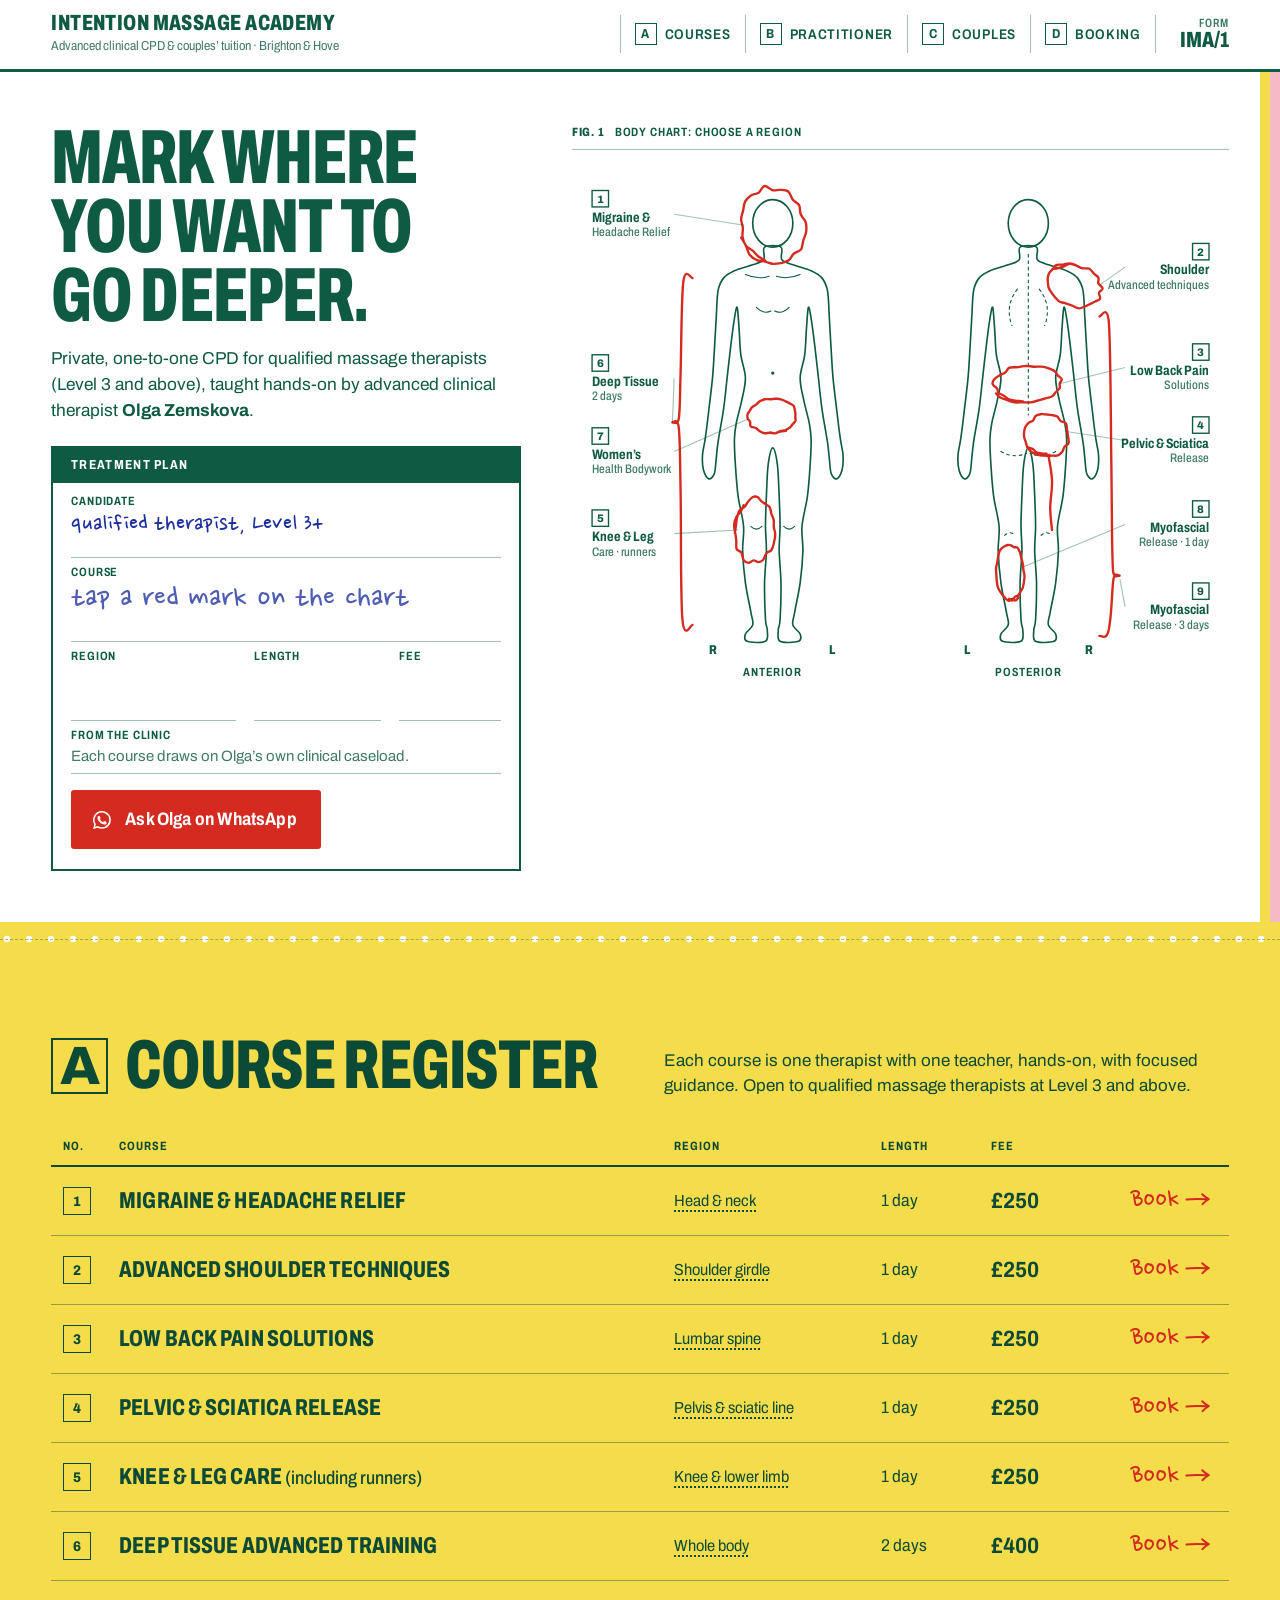
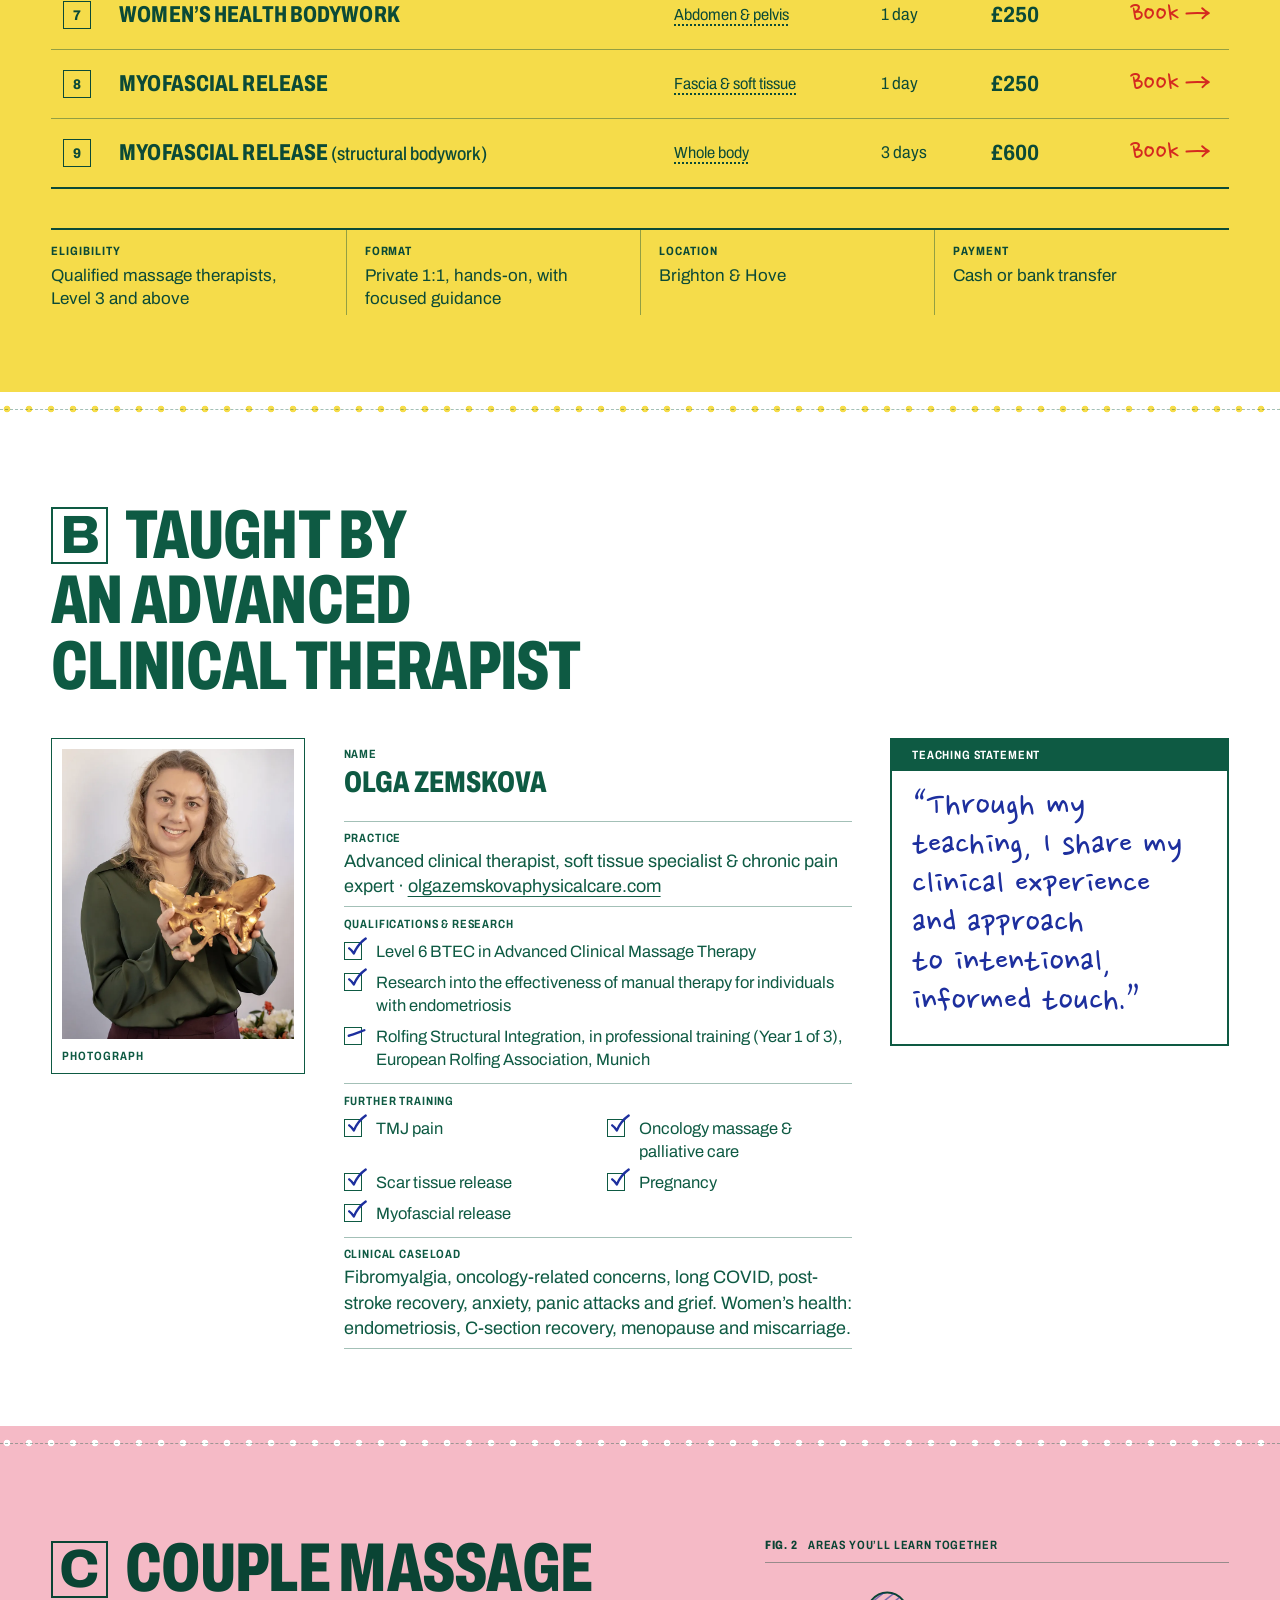
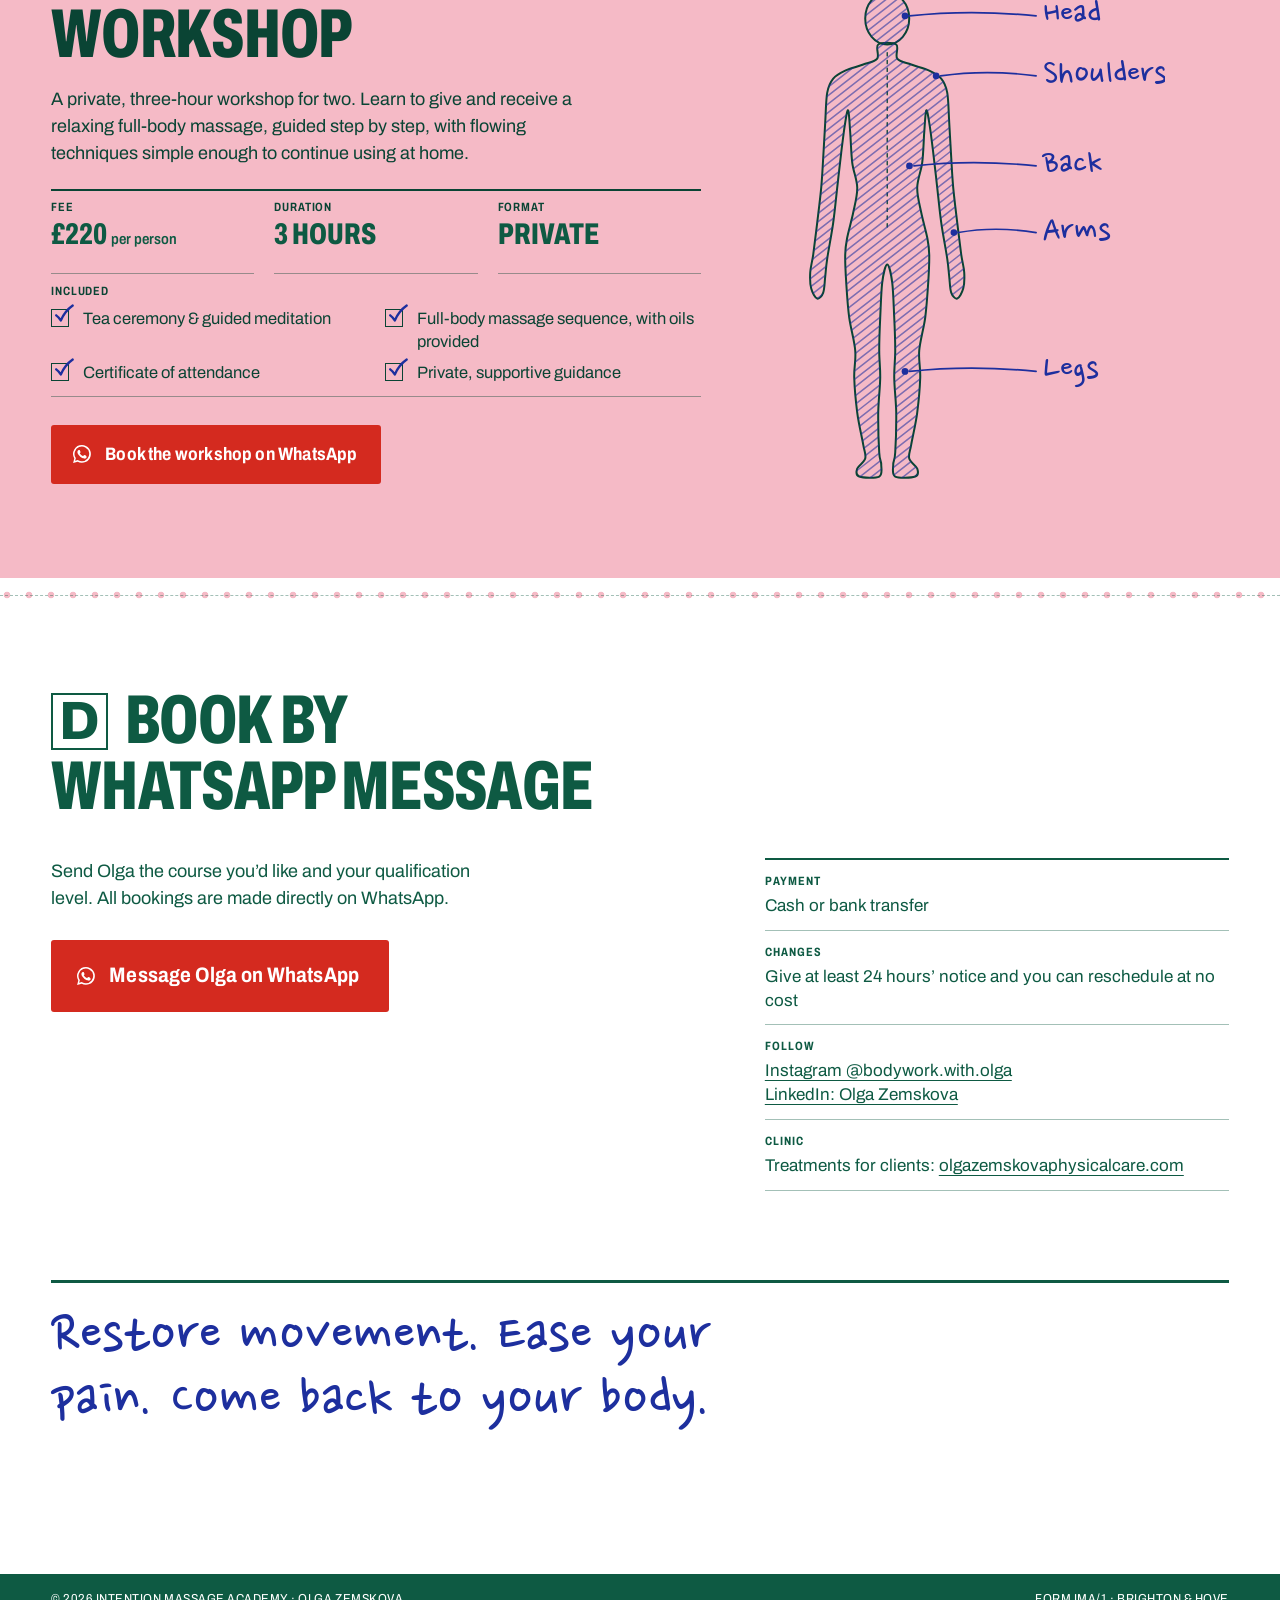
<file: index.html>
<!doctype html>
<html lang="en-GB">
<head>
<meta charset="utf-8">
<meta name="viewport" content="width=device-width, initial-scale=1">
<title>Intention Massage Academy | Advanced CPD for massage therapists, Brighton &amp; Hove</title>
<meta name="description" content="Private, one-to-one advanced CPD courses for qualified massage therapists (Level 3+), plus a private Couple Massage Workshop. Taught by advanced clinical therapist Olga Zemskova in Brighton &amp; Hove.">
<meta name="theme-color" content="#0e5a43">
<link rel="icon" href="assets/icons/favicon.svg" type="image/svg+xml">
<link rel="icon" href="assets/icons/favicon-32.png" type="image/png" sizes="32x32">
<link rel="apple-touch-icon" href="assets/icons/apple-touch-icon.png">
<!-- Social preview. og:image and og:url must be absolute: update the base URL if the site is published elsewhere. -->
<meta property="og:type" content="website">
<meta property="og:site_name" content="Intention Massage Academy">
<meta property="og:locale" content="en_GB">
<meta property="og:url" content="https://ganbarucodes.github.io/intention-massage/">
<meta property="og:title" content="Intention Massage Academy | Advanced 1:1 CPD for massage therapists">
<meta property="og:description" content="Private, one-to-one CPD for qualified massage therapists (Level 3+), taught by advanced clinical therapist Olga Zemskova in Brighton &amp; Hove. Book on WhatsApp.">
<meta property="og:image" content="https://ganbarucodes.github.io/intention-massage/assets/img/og-card.jpg?v=2">
<meta property="og:image:width" content="1200">
<meta property="og:image:height" content="630">
<meta property="og:image:alt" content="Mark where you want to go deeper: a body chart with nine CPD courses marked in red ballpoint.">
<meta name="twitter:card" content="summary_large_image">
<link rel="preload" href="assets/fonts/archivo-var-latin.woff2" as="font" type="font/woff2" crossorigin>
<link rel="preload" href="assets/fonts/nanum-pen-latin.woff2" as="font" type="font/woff2" crossorigin>
<link rel="stylesheet" href="styles.css">
<script>document.documentElement.classList.add('js')</script>
</head>
<body>
<a class="skip" href="#courses">Skip to courses</a>

<header class="masthead">
  <div class="mast-id">
    <a class="mast-name" href="#top">Intention Massage Academy</a>
    <span class="mast-sub">Advanced clinical CPD &amp; couples’ tuition · Brighton &amp; Hove</span>
  </div>
  <nav class="mast-nav" aria-label="Sections of this page">
    <a href="#courses"><b>A</b>Courses</a>
    <a href="#practitioner"><b>B</b>Practitioner</a>
    <a href="#couples"><b>C</b>Couples</a>
    <a href="#booking"><b>D</b>Booking</a>
  </nav>
  <div class="mast-ref" aria-hidden="true"><span>Form</span>IMA/1</div>
</header>

<main id="top">

<!-- A — Courses: the chart -->
<section class="sheet hero" id="courses" aria-labelledby="hero-h">
  <div class="copy-edges" aria-hidden="true"><i></i><i></i></div>
  <div class="hero-copy">
    <h1 id="hero-h">Mark where you want to go deeper.</h1>
    <p class="lede">Private, one-to-one CPD for qualified massage therapists (Level&nbsp;3 and above), taught hands-on by advanced clinical therapist <strong>Olga Zemskova</strong>.</p>

    <div class="plan" id="plan">
      <p class="plan-title">Treatment plan</p>
      <div class="plan-grid" aria-live="polite">
        <div class="field f-cand">
          <span class="flabel">Candidate</span>
          <span class="fval pen">qualified therapist, Level 3+</span>
        </div>
        <div class="field f-course">
          <span class="flabel">Course</span>
          <span class="fval pen hint" data-f="title">tap a red mark on the chart</span>
        </div>
        <div class="field">
          <span class="flabel">Region</span>
          <span class="fval pen" data-f="region"></span>
        </div>
        <div class="field">
          <span class="flabel">Length</span>
          <span class="fval pen" data-f="length"></span>
        </div>
        <div class="field">
          <span class="flabel">Fee</span>
          <span class="fval pen num" data-f="fee"></span>
        </div>
        <div class="field f-clinic">
          <span class="flabel">From the clinic</span>
          <span class="fval note" data-f="clinic">Each course draws on Olga’s own clinical caseload.</span>
        </div>
      </div>
      <a class="pen-btn" id="plan-book" href="https://wa.me/447553370589?text=Hello%20Olga%2C%20I%E2%80%99m%20a%20qualified%20massage%20therapist%20and%20I%E2%80%99m%20interested%20in%20CPD%20training%20at%20Intention%20Massage%20Academy." target="_blank" rel="noopener">
        <svg class="wa" viewBox="0 0 24 24" aria-hidden="true"><path d="M12 2.2a9.7 9.7 0 0 0-8.4 14.6L2.3 21.7l5-1.3A9.7 9.7 0 1 0 12 2.2Zm0 17.7c-1.5 0-3-.4-4.2-1.1l-.3-.2-3 .8.8-2.9-.2-.3A8 8 0 1 1 12 19.9Zm4.4-6c-.2-.1-1.4-.7-1.7-.8-.2-.1-.4-.1-.5.1l-.8 1c-.1.2-.3.2-.5.1a6.5 6.5 0 0 1-3.2-2.8c-.2-.4.2-.4.7-1.3.1-.2 0-.3 0-.4l-.8-1.8c-.2-.5-.4-.4-.5-.4h-.5a.9.9 0 0 0-.7.3 2.8 2.8 0 0 0-.9 2.1 4.9 4.9 0 0 0 1 2.6 11.2 11.2 0 0 0 4.3 3.8c1.6.7 2.2.7 3 .6.5-.1 1.4-.6 1.6-1.2.2-.6.2-1 .1-1.2l-.4-.2Z"/></svg>
        <span data-f="cta">Ask Olga on WhatsApp</span>
      </a>
    </div>
  </div>

  <figure class="chart">
    <figcaption class="chart-cap"><span>Fig. 1</span> Body chart: choose a region</figcaption>
    <svg class="chart-svg" viewBox="0 0 720 600" role="group" aria-labelledby="chart-title"><title id="chart-title">Body chart. Anterior and posterior views with nine CPD courses marked by body region.</title><defs><clipPath id="clip-migraine"><ellipse cx="220" cy="78" rx="32" ry="37.6" transform="rotate(-8 220 78)"/></clipPath><clipPath id="clip-knee"><ellipse cx="201" cy="412" rx="19.7" ry="32" transform="rotate(4 201 412)"/></clipPath><clipPath id="clip-shoulder"><ellipse cx="550" cy="144" rx="28.2" ry="20.7" transform="rotate(18 550 144)"/></clipPath><clipPath id="clip-lowback"><ellipse cx="500" cy="252" rx="33.8" ry="18.8" transform="rotate(-3 500 252)"/></clipPath><clipPath id="clip-pelvic"><ellipse cx="520" cy="308" rx="22.6" ry="20.7" transform="rotate(8 520 308)"/></clipPath><clipPath id="clip-myo3"><path d="M509 102C512.2 104.3 507.5 112.7 510 116C512.5 119.3 518.7 120 524 122C529.3 124 537 125.7 542 128C547 130.3 551 132.3 554 136C557 139.7 558.7 142.7 560 150C561.3 157.3 561.3 169.2 562 180C562.7 190.8 563.3 204.2 564 215C564.7 225.8 565 234.2 566 245C567 255.8 568.7 268.8 570 280C571.3 291.2 572.8 303.7 574 312C575.2 320.3 576.7 324.3 577 330C577.3 335.7 577.2 341.7 576 346C574.8 350.3 572 355.3 570 356C568 356.7 565.3 353.7 564 350C562.7 346.3 562.7 339.7 562 334C561.3 328.3 561.3 325 560 316C558.7 307 555.7 291.8 554 280C552.3 268.2 551.3 256.7 550 245C548.7 233.3 547.3 220.8 546 210C544.7 199.2 543.2 187 542 180C540.8 173 539.8 166.3 539 168C538.2 169.7 537.7 181.3 537 190C536.3 198.7 536.2 210.8 535 220C533.8 229.2 530.2 236.7 530 245C529.8 253.3 532.3 261.7 534 270C535.7 278.3 538.7 288 540 295C541.3 302 541.8 304.5 542 312C542.2 319.5 541.7 329.5 541 340C540.3 350.5 539.5 363.7 538 375C536.5 386.3 532.8 398 532 408C531.2 418 533.3 424.7 533 435C532.7 445.3 531.5 458.8 530 470C528.5 481.2 525.3 494.3 524 502C522.7 509.7 521 512 522 516C523 520 529 523 530 526C531 529 531.7 532.7 528 534C524.3 535.3 511.7 536 508 534C504.3 532 506 526 506 522C506 518 507.5 518.7 508 510C508.5 501.3 509.2 482.5 509 470C508.8 457.5 507.2 445.3 507 435C506.8 424.7 508 418 508 408C508 398 507.5 386.3 507 375C506.5 363.7 506.2 348.8 505 340C503.8 331.2 501.7 322 500 322C498.3 322 496.2 331.2 495 340C493.8 348.8 493.5 363.7 493 375C492.5 386.3 492 398 492 408C492 418 493.2 424.7 493 435C492.8 445.3 491.2 457.5 491 470C490.8 482.5 491.5 501.3 492 510C492.5 518.7 494 518 494 522C494 526 495.7 532 492 534C488.3 536 475.7 535.3 472 534C468.3 532.7 469 529 470 526C471 523 477 520 478 516C479 512 477.3 509.7 476 502C474.7 494.3 471.5 481.2 470 470C468.5 458.8 467.3 445.3 467 435C466.7 424.7 468.8 418 468 408C467.2 398 463.5 386.3 462 375C460.5 363.7 459.7 350.5 459 340C458.3 329.5 457.8 319.5 458 312C458.2 304.5 458.7 302 460 295C461.3 288 464.3 278.3 466 270C467.7 261.7 470.2 253.3 470 245C469.8 236.7 466.2 229.2 465 220C463.8 210.8 463.7 198.7 463 190C462.3 181.3 461.8 169.7 461 168C460.2 166.3 459.2 173 458 180C456.8 187 455.3 199.2 454 210C452.7 220.8 451.3 233.3 450 245C448.7 256.7 447.7 268.2 446 280C444.3 291.8 441.3 307 440 316C438.7 325 438.7 328.3 438 334C437.3 339.7 437.3 346.3 436 350C434.7 353.7 432 356.7 430 356C428 355.3 425.2 350.3 424 346C422.8 341.7 422.7 335.7 423 330C423.3 324.3 424.8 320.3 426 312C427.2 303.7 428.7 291.2 430 280C431.3 268.8 433 255.8 434 245C435 234.2 435.3 225.8 436 215C436.7 204.2 437.3 190.8 438 180C438.7 169.2 438.7 157.3 440 150C441.3 142.7 443 139.7 446 136C449 132.3 453 130.3 458 128C463 125.7 470.7 124 476 122C481.3 120 487.5 119.3 490 116C492.5 112.7 487.8 104.3 491 102C494.2 99.7 505.8 99.7 509 102Z"/><ellipse cx="500" cy="76" rx="22" ry="26"/></clipPath><clipPath id="clip-womens"><ellipse cx="220" cy="287" rx="26" ry="18.5" transform="rotate(-4 220 287)"/></clipPath><clipPath id="clip-myo1"><ellipse cx="520" cy="458" rx="15" ry="30" transform="rotate(-3 520 458)"/></clipPath></defs><g class="fig" aria-hidden="true"><path d="M229 102C232.2 104.3 227.5 112.7 230 116C232.5 119.3 238.7 120 244 122C249.3 124 257 125.7 262 128C267 130.3 271 132.3 274 136C277 139.7 278.7 142.7 280 150C281.3 157.3 281.3 169.2 282 180C282.7 190.8 283.3 204.2 284 215C284.7 225.8 285 234.2 286 245C287 255.8 288.7 268.8 290 280C291.3 291.2 292.8 303.7 294 312C295.2 320.3 296.7 324.3 297 330C297.3 335.7 297.2 341.7 296 346C294.8 350.3 292 355.3 290 356C288 356.7 285.3 353.7 284 350C282.7 346.3 282.7 339.7 282 334C281.3 328.3 281.3 325 280 316C278.7 307 275.7 291.8 274 280C272.3 268.2 271.3 256.7 270 245C268.7 233.3 267.3 220.8 266 210C264.7 199.2 263.2 187 262 180C260.8 173 259.8 166.3 259 168C258.2 169.7 257.7 181.3 257 190C256.3 198.7 256.2 210.8 255 220C253.8 229.2 250.2 236.7 250 245C249.8 253.3 252.3 261.7 254 270C255.7 278.3 258.7 288 260 295C261.3 302 261.8 304.5 262 312C262.2 319.5 261.7 329.5 261 340C260.3 350.5 259.5 363.7 258 375C256.5 386.3 252.8 398 252 408C251.2 418 253.3 424.7 253 435C252.7 445.3 251.5 458.8 250 470C248.5 481.2 245.3 494.3 244 502C242.7 509.7 241 512 242 516C243 520 249 523 250 526C251 529 251.7 532.7 248 534C244.3 535.3 231.7 536 228 534C224.3 532 226 526 226 522C226 518 227.5 518.7 228 510C228.5 501.3 229.2 482.5 229 470C228.8 457.5 227.2 445.3 227 435C226.8 424.7 228 418 228 408C228 398 227.5 386.3 227 375C226.5 363.7 226.2 348.8 225 340C223.8 331.2 221.7 322 220 322C218.3 322 216.2 331.2 215 340C213.8 348.8 213.5 363.7 213 375C212.5 386.3 212 398 212 408C212 418 213.2 424.7 213 435C212.8 445.3 211.2 457.5 211 470C210.8 482.5 211.5 501.3 212 510C212.5 518.7 214 518 214 522C214 526 215.7 532 212 534C208.3 536 195.7 535.3 192 534C188.3 532.7 189 529 190 526C191 523 197 520 198 516C199 512 197.3 509.7 196 502C194.7 494.3 191.5 481.2 190 470C188.5 458.8 187.3 445.3 187 435C186.7 424.7 188.8 418 188 408C187.2 398 183.5 386.3 182 375C180.5 363.7 179.7 350.5 179 340C178.3 329.5 177.8 319.5 178 312C178.2 304.5 178.7 302 180 295C181.3 288 184.3 278.3 186 270C187.7 261.7 190.2 253.3 190 245C189.8 236.7 186.2 229.2 185 220C183.8 210.8 183.7 198.7 183 190C182.3 181.3 181.8 169.7 181 168C180.2 166.3 179.2 173 178 180C176.8 187 175.3 199.2 174 210C172.7 220.8 171.3 233.3 170 245C168.7 256.7 167.7 268.2 166 280C164.3 291.8 161.3 307 160 316C158.7 325 158.7 328.3 158 334C157.3 339.7 157.3 346.3 156 350C154.7 353.7 152 356.7 150 356C148 355.3 145.2 350.3 144 346C142.8 341.7 142.7 335.7 143 330C143.3 324.3 144.8 320.3 146 312C147.2 303.7 148.7 291.2 150 280C151.3 268.8 153 255.8 154 245C155 234.2 155.3 225.8 156 215C156.7 204.2 157.3 190.8 158 180C158.7 169.2 158.7 157.3 160 150C161.3 142.7 163 139.7 166 136C169 132.3 173 130.3 178 128C183 125.7 190.7 124 196 122C201.3 120 207.5 119.3 210 116C212.5 112.7 207.8 104.3 211 102C214.2 99.7 225.8 99.7 229 102Z"/><ellipse cx="220" cy="76" rx="22" ry="26"/><path d="M509 102C512.2 104.3 507.5 112.7 510 116C512.5 119.3 518.7 120 524 122C529.3 124 537 125.7 542 128C547 130.3 551 132.3 554 136C557 139.7 558.7 142.7 560 150C561.3 157.3 561.3 169.2 562 180C562.7 190.8 563.3 204.2 564 215C564.7 225.8 565 234.2 566 245C567 255.8 568.7 268.8 570 280C571.3 291.2 572.8 303.7 574 312C575.2 320.3 576.7 324.3 577 330C577.3 335.7 577.2 341.7 576 346C574.8 350.3 572 355.3 570 356C568 356.7 565.3 353.7 564 350C562.7 346.3 562.7 339.7 562 334C561.3 328.3 561.3 325 560 316C558.7 307 555.7 291.8 554 280C552.3 268.2 551.3 256.7 550 245C548.7 233.3 547.3 220.8 546 210C544.7 199.2 543.2 187 542 180C540.8 173 539.8 166.3 539 168C538.2 169.7 537.7 181.3 537 190C536.3 198.7 536.2 210.8 535 220C533.8 229.2 530.2 236.7 530 245C529.8 253.3 532.3 261.7 534 270C535.7 278.3 538.7 288 540 295C541.3 302 541.8 304.5 542 312C542.2 319.5 541.7 329.5 541 340C540.3 350.5 539.5 363.7 538 375C536.5 386.3 532.8 398 532 408C531.2 418 533.3 424.7 533 435C532.7 445.3 531.5 458.8 530 470C528.5 481.2 525.3 494.3 524 502C522.7 509.7 521 512 522 516C523 520 529 523 530 526C531 529 531.7 532.7 528 534C524.3 535.3 511.7 536 508 534C504.3 532 506 526 506 522C506 518 507.5 518.7 508 510C508.5 501.3 509.2 482.5 509 470C508.8 457.5 507.2 445.3 507 435C506.8 424.7 508 418 508 408C508 398 507.5 386.3 507 375C506.5 363.7 506.2 348.8 505 340C503.8 331.2 501.7 322 500 322C498.3 322 496.2 331.2 495 340C493.8 348.8 493.5 363.7 493 375C492.5 386.3 492 398 492 408C492 418 493.2 424.7 493 435C492.8 445.3 491.2 457.5 491 470C490.8 482.5 491.5 501.3 492 510C492.5 518.7 494 518 494 522C494 526 495.7 532 492 534C488.3 536 475.7 535.3 472 534C468.3 532.7 469 529 470 526C471 523 477 520 478 516C479 512 477.3 509.7 476 502C474.7 494.3 471.5 481.2 470 470C468.5 458.8 467.3 445.3 467 435C466.7 424.7 468.8 418 468 408C467.2 398 463.5 386.3 462 375C460.5 363.7 459.7 350.5 459 340C458.3 329.5 457.8 319.5 458 312C458.2 304.5 458.7 302 460 295C461.3 288 464.3 278.3 466 270C467.7 261.7 470.2 253.3 470 245C469.8 236.7 466.2 229.2 465 220C463.8 210.8 463.7 198.7 463 190C462.3 181.3 461.8 169.7 461 168C460.2 166.3 459.2 173 458 180C456.8 187 455.3 199.2 454 210C452.7 220.8 451.3 233.3 450 245C448.7 256.7 447.7 268.2 446 280C444.3 291.8 441.3 307 440 316C438.7 325 438.7 328.3 438 334C437.3 339.7 437.3 346.3 436 350C434.7 353.7 432 356.7 430 356C428 355.3 425.2 350.3 424 346C422.8 341.7 422.7 335.7 423 330C423.3 324.3 424.8 320.3 426 312C427.2 303.7 428.7 291.2 430 280C431.3 268.8 433 255.8 434 245C435 234.2 435.3 225.8 436 215C436.7 204.2 437.3 190.8 438 180C438.7 169.2 438.7 157.3 440 150C441.3 142.7 443 139.7 446 136C449 132.3 453 130.3 458 128C463 125.7 470.7 124 476 122C481.3 120 487.5 119.3 490 116C492.5 112.7 487.8 104.3 491 102C494.2 99.7 505.8 99.7 509 102Z"/><ellipse cx="500" cy="76" rx="22" ry="26"/><path class="detail" d="M190 132q14 6 26 2M250 132q-14 6 -26 2 M202 168q8 8 16 4M238 168q-8 8 -16 4 M196 408q6 6 12 0M232 408q6 6 12 0"/><circle class="detail-dot" cx="220" cy="240" r="1.8"/><path class="detail spine" d="M500 110V286 M488 148q-14 18 -6 40M512 148q14 18 6 40 M470 326q14 8 28 2M530 326q-14 8 -28 2 M474 418q6 -6 12 0M514 418q6 -6 12 0"/></g><g class="caps" aria-hidden="true"><text x="220" y="572" text-anchor="middle">Anterior</text><text x="500" y="572" text-anchor="middle">Posterior</text><text class="side" x="150" y="548">R</text><text class="side" x="282" y="548">L</text><text class="side" x="430" y="548">L</text><text class="side" x="562" y="548">R</text></g><g class="mark" data-course="migraine" tabindex="0" role="button" aria-pressed="false" aria-label="Migraine & Headache Relief"><ellipse class="hit" cx="220" cy="78" rx="42" ry="48" transform="rotate(-8 220 78)"/><g class="hatch" clip-path="url(#clip-migraine)"><path pathLength="1" d="M152.6 69.7Q190 39.3 228.3 10.6"/><path pathLength="1" d="M155.8 73.8Q194 43.2 231.5 14.7"/><path pathLength="1" d="M159 77.9Q196.9 48 234.7 18.8"/><path pathLength="1" d="M162.2 82Q199 52.5 237.9 22.9"/><path pathLength="1" d="M165.4 86.1Q202.1 56.4 241.1 27"/><path pathLength="1" d="M168.6 90.2Q205.4 59.7 244.3 31.1"/><path pathLength="1" d="M171.8 94.3Q209.5 65.5 247.5 35.2"/><path pathLength="1" d="M175 98.4Q212 68.2 250.7 39.3"/><path pathLength="1" d="M178.2 102.5Q216.4 74 253.9 43.4"/><path pathLength="1" d="M181.4 106.6Q219.4 76.8 257.1 47.5"/><path pathLength="1" d="M184.6 110.7Q223.6 80.1 260.3 51.6"/><path pathLength="1" d="M187.8 114.8Q226.5 84.7 263.5 55.7"/><path pathLength="1" d="M191 118.9Q228 88.4 266.7 59.8"/><path pathLength="1" d="M194.2 123Q231.6 94.2 269.9 63.9"/><path pathLength="1" d="M197.4 127.1Q234.5 97.7 273.1 68"/><path pathLength="1" d="M200.6 131.2Q238.8 101.3 276.3 72.1"/><path pathLength="1" d="M203.8 135.3Q241.8 104.7 279.5 76.2"/><path pathLength="1" d="M207 139.4Q243.8 109.1 282.7 80.3"/><path pathLength="1" d="M210.2 143.5Q248.5 113.8 285.9 84.4"/></g><path class="ring" pathLength="1" d="M211.8 116.8C210.6 116.1 206.6 114.1 204.3 112.3C202 110.5 200.4 107.9 198.1 105.9C195.8 103.9 192.3 102.8 190.5 100.4C188.6 97.9 187.4 94.3 186.9 91C186.3 87.8 187.5 84.3 187.2 81C186.9 77.7 185.3 74.5 185.3 71.4C185.4 68.2 186.8 65.2 187.5 62C188.2 58.8 188.3 54.9 189.7 52.2C191.2 49.4 193.7 47 196.1 45.4C198.5 43.8 201.8 44.2 204.3 42.5C206.8 40.7 208.3 35.5 210.9 35.1C213.5 34.6 217 39 219.9 39.7C222.8 40.4 225.4 39 228.2 39.3C231 39.5 234.6 39.3 236.9 41.1C239.2 42.9 240 47.6 242 50.1C244 52.6 247.4 53.5 248.9 56.1C250.3 58.8 249.4 62.9 250.6 66C251.8 69.1 255 71.5 256 74.7C256.9 77.9 257 81.7 256.6 85C256.2 88.3 254.5 91.3 253.5 94.5C252.6 97.7 252.7 102 251 104.5C249.2 106.9 245.3 107.3 243 109.3C240.7 111.4 239.5 115.1 237.1 116.8C234.8 118.5 231.6 118.9 228.8 119.5C225.9 120.1 223 120.5 220.1 120.3C217.2 120 214.5 118.6 211.6 117.9C208.6 117.3 205.4 117.4 202.5 116.2C199.7 114.9 196.6 112.9 194.6 110.3C192.6 107.7 192 103.5 190.5 100.3C189 97.2 186.3 93.1 185.4 91.6"/><path class="leader" d="M112 66L188.7 78"/><rect class="box" x="22" y="40" width="18" height="18"/><text class="boxn" x="31" y="53.5" text-anchor="middle">1</text><text class="lab" x="22" y="74" text-anchor="start">Migraine &</text><text class="lab sub" x="22" y="90" text-anchor="start">Headache Relief</text></g><g class="mark" data-course="deep" tabindex="0" role="button" aria-pressed="false" aria-label="Deep Tissue 2 days"><rect class="hit" x="106" y="130" width="40" height="400"/><g class="hatch hatch-wide" clip-path="url(#clip-myo3)" transform="translate(-280 0)"><path pathLength="1" d="M62.1 236.2Q306.9 44.6 553.8 -147.9"/><path pathLength="1" d="M66.4 241.7Q312.6 50.8 558.1 -142.4"/><path pathLength="1" d="M70.7 247.3Q317.3 54.7 562.4 -136.9"/><path pathLength="1" d="M75 252.8Q320.6 61.1 566.7 -131.4"/><path pathLength="1" d="M79.3 258.3Q324 66.1 571 -125.9"/><path pathLength="1" d="M83.6 263.8Q328.7 70.8 575.3 -120.4"/><path pathLength="1" d="M87.9 269.3Q332.7 77.9 579.6 -114.8"/><path pathLength="1" d="M92.2 274.8Q337.2 82.1 583.9 -109.3"/><path pathLength="1" d="M96.5 280.4Q342.1 89.2 588.3 -103.8"/><path pathLength="1" d="M100.8 285.9Q345.7 93.7 592.6 -98.3"/><path pathLength="1" d="M105.2 291.4Q351.1 100.2 596.9 -92.8"/><path pathLength="1" d="M109.5 296.9Q356.1 105.7 601.2 -87.3"/><path pathLength="1" d="M113.8 302.4Q359.1 110.1 605.5 -81.8"/><path pathLength="1" d="M118.1 307.9Q363.6 116.8 609.8 -76.2"/><path pathLength="1" d="M122.4 313.5Q369.3 120.5 614.1 -70.7"/><path pathLength="1" d="M126.7 319Q371.8 126.2 618.4 -65.2"/><path pathLength="1" d="M131 324.5Q376.2 132.4 622.7 -59.7"/><path pathLength="1" d="M135.3 330Q381.4 137.3 627 -54.2"/><path pathLength="1" d="M139.6 335.5Q384.3 143.2 631.3 -48.7"/><path pathLength="1" d="M143.9 341Q389.5 149.1 635.7 -43.1"/><path pathLength="1" d="M148.2 346.5Q395.2 154.9 640 -37.6"/><path pathLength="1" d="M152.6 352.1Q398.5 160.3 644.3 -32.1"/><path pathLength="1" d="M156.9 357.6Q403.1 164.4 648.6 -26.6"/><path pathLength="1" d="M161.2 363.1Q408 171.7 652.9 -21.1"/><path pathLength="1" d="M165.5 368.6Q412.2 177.2 657.2 -15.6"/><path pathLength="1" d="M169.8 374.1Q415.4 181.8 661.5 -10"/><path pathLength="1" d="M174.1 379.6Q419 187.9 665.8 -4.5"/><path pathLength="1" d="M178.4 385.2Q423.2 192 670.1 1"/><path pathLength="1" d="M182.7 390.7Q427.9 197.8 674.4 6.5"/><path pathLength="1" d="M187 396.2Q432.5 203 678.8 12"/><path pathLength="1" d="M191.3 401.7Q436 208.8 683.1 17.5"/><path pathLength="1" d="M195.7 407.2Q440.6 214.8 687.4 23.1"/><path pathLength="1" d="M200 412.7Q444.7 221.6 691.7 28.6"/><path pathLength="1" d="M204.3 418.3Q450.4 225.3 696 34.1"/><path pathLength="1" d="M208.6 423.8Q453.8 231.3 700.3 39.6"/><path pathLength="1" d="M212.9 429.3Q458.4 236.3 704.6 45.1"/><path pathLength="1" d="M217.2 434.8Q463.9 243.9 708.9 50.6"/><path pathLength="1" d="M221.5 440.3Q467.3 248.2 713.2 56.1"/><path pathLength="1" d="M225.8 445.8Q470.7 252.8 717.5 61.7"/><path pathLength="1" d="M230.1 451.4Q475.6 258.7 721.8 67.2"/><path pathLength="1" d="M234.4 456.9Q481.1 264 726.2 72.7"/><path pathLength="1" d="M238.7 462.4Q483.5 271.4 730.5 78.2"/><path pathLength="1" d="M243.1 467.9Q489 275 734.8 83.7"/><path pathLength="1" d="M247.4 473.4Q493.3 280.2 739.1 89.2"/><path pathLength="1" d="M251.7 478.9Q497.6 288 743.4 94.8"/><path pathLength="1" d="M256 484.5Q502.7 292.8 747.7 100.3"/><path pathLength="1" d="M260.3 490Q505.6 297.6 752 105.8"/><path pathLength="1" d="M264.6 495.5Q509.7 304 756.3 111.3"/><path pathLength="1" d="M268.9 501Q514.9 309.6 760.6 116.8"/><path pathLength="1" d="M273.2 506.5Q518.7 313.8 764.9 122.3"/><path pathLength="1" d="M277.5 512Q524.1 321.1 769.3 127.9"/><path pathLength="1" d="M281.8 517.5Q528.6 326.2 773.6 133.4"/><path pathLength="1" d="M286.2 523.1Q532.8 331.6 777.9 138.9"/><path pathLength="1" d="M290.5 528.6Q535.7 336.5 782.2 144.4"/><path pathLength="1" d="M294.8 534.1Q540.3 340.9 786.5 149.9"/><path pathLength="1" d="M299.1 539.6Q543.8 347 790.8 155.4"/><path pathLength="1" d="M303.4 545.1Q548.7 353.5 795.1 161"/><path pathLength="1" d="M307.7 550.6Q554.7 358.4 799.4 166.5"/><path pathLength="1" d="M312 556.2Q558.9 365.2 803.7 172"/><path pathLength="1" d="M316.3 561.7Q563.3 369.3 808 177.5"/><path pathLength="1" d="M320.6 567.2Q565.8 374.4 812.4 183"/><path pathLength="1" d="M324.9 572.7Q570.1 379.9 816.7 188.5"/><path pathLength="1" d="M329.3 578.2Q575.4 387.1 821 194.1"/><path pathLength="1" d="M333.6 583.7Q580.2 391.6 825.3 199.6"/><path pathLength="1" d="M337.9 589.3Q584.1 397.9 829.6 205.1"/><path pathLength="1" d="M342.2 594.8Q587 403.1 833.9 210.6"/><path pathLength="1" d="M346.5 600.3Q593.3 408.9 838.2 216.1"/><path pathLength="1" d="M350.8 605.8Q597.3 413.7 842.5 221.6"/><path pathLength="1" d="M355.1 611.3Q600.2 419.9 846.8 227.1"/><path pathLength="1" d="M359.4 616.8Q604.9 425.5 851.1 232.7"/><path pathLength="1" d="M363.7 622.4Q610.7 430 855.4 238.2"/><path pathLength="1" d="M368 627.9Q613.7 436.9 859.8 243.7"/><path pathLength="1" d="M372.3 633.4Q618.7 440.5 864.1 249.2"/><path pathLength="1" d="M376.7 638.9Q621.6 446 868.4 254.7"/><path pathLength="1" d="M381 644.4Q627.8 453.1 872.7 260.2"/><path pathLength="1" d="M385.3 649.9Q630.3 458.6 877 265.8"/><path pathLength="1" d="M389.6 655.4Q636.6 463.7 881.3 271.3"/><path pathLength="1" d="M393.9 661Q639.4 469 885.6 276.8"/><path pathLength="1" d="M398.2 666.5Q643.2 473.2 889.9 282.3"/><path pathLength="1" d="M402.5 672Q649.5 480.3 894.2 287.8"/><path pathLength="1" d="M406.8 677.5Q652.7 486.5 898.5 293.3"/><path pathLength="1" d="M411.1 683Q656.8 491.8 902.9 298.9"/><path pathLength="1" d="M415.4 688.5Q662.1 495.8 907.2 304.4"/><path pathLength="1" d="M419.8 694.1Q665 501.5 911.5 309.9"/><path pathLength="1" d="M424.1 699.6Q669.3 507.7 915.8 315.4"/><path pathLength="1" d="M428.4 705.1Q673.7 512.8 920.1 320.9"/><path pathLength="1" d="M432.7 710.6Q677.7 519.5 924.4 326.4"/><path pathLength="1" d="M437 716.1Q682.5 523.9 928.7 332"/><path pathLength="1" d="M441.3 721.6Q687.4 530.5 933 337.5"/><path pathLength="1" d="M445.6 727.2Q691.3 536.1 937.3 343"/></g><path class="ring" pathLength="1" d="M132 136C130.3 136.7 124.2 122.7 122 140C119.8 157.3 119.8 215 119 240C118.2 265 118.5 281 117 290C115.5 299 110 292.3 110 294C110 295.7 115.5 287.3 117 300C118.5 312.7 118.3 335 119 370C119.7 405 118.8 485.7 121 510C123.2 534.3 130.2 515 132 516"/><path class="leader" d="M112 246L110 294"/><rect class="box" x="22" y="220" width="18" height="18"/><text class="boxn" x="31" y="233.5" text-anchor="middle">6</text><text class="lab" x="22" y="254" text-anchor="start">Deep Tissue</text><text class="lab sub" x="22" y="270" text-anchor="start">2 days</text></g><g class="mark" data-course="womens" tabindex="0" role="button" aria-pressed="false" aria-label="Women’s Health Bodywork"><ellipse class="hit" cx="220" cy="287" rx="35" ry="28.5" transform="rotate(-4 220 287)"/><g class="hatch" clip-path="url(#clip-womens)"><path pathLength="1" d="M170 285.4Q199.4 260 230.6 238.1"/><path pathLength="1" d="M173.2 289.5Q204.3 263.7 233.8 242.2"/><path pathLength="1" d="M176.4 293.6Q206.9 269.3 237 246.3"/><path pathLength="1" d="M179.6 297.7Q207.7 274.1 240.2 250.4"/><path pathLength="1" d="M182.8 301.8Q210.8 277.8 243.4 254.5"/><path pathLength="1" d="M186 305.9Q214.2 280.2 246.6 258.6"/><path pathLength="1" d="M189.2 310Q219.1 288 249.8 262.7"/><path pathLength="1" d="M192.4 314.1Q220.8 289.1 253 266.8"/><path pathLength="1" d="M195.7 318.2Q226.6 296.8 256.2 270.9"/><path pathLength="1" d="M198.9 322.3Q229.5 298.2 259.4 275"/><path pathLength="1" d="M202.1 326.4Q234.7 300.5 262.6 279.1"/><path pathLength="1" d="M205.3 330.5Q237.3 305.8 265.8 283.2"/><path pathLength="1" d="M208.5 334.6Q236.9 309.1 269 287.3"/></g><path class="ring" pathLength="1" d="M216.8 305.1C217.8 305.2 220.8 306.3 222.7 306.1C224.5 305.8 226.1 304.2 228 303.7C229.8 303.1 232 303.2 233.7 302.6C235.5 301.9 237.2 301 238.5 299.9C239.9 298.9 240.6 297.4 241.6 296.2C242.7 295 244.2 293.9 244.8 292.6C245.3 291.3 244.7 289.7 244.7 288.4C244.7 287 244.9 285.7 244.8 284.4C244.7 283.1 244.4 281.8 244.1 280.4C243.8 279 243.8 277.4 243 276.2C242.1 275 240.2 274.2 238.7 273.3C237.2 272.5 235.6 271.8 234 271C232.4 270.3 230.9 269.2 229.1 268.8C227.4 268.3 225.2 268.3 223.3 268.2C221.3 268.2 219.4 268.6 217.4 268.7C215.4 268.8 213.2 268.4 211.3 268.7C209.3 269.1 207.4 270 205.8 270.9C204.3 271.9 203.4 273.4 202 274.4C200.6 275.5 198.6 276.2 197.4 277.4C196.2 278.5 195.7 280 194.8 281.3C194 282.7 192.7 284 192.3 285.5C191.9 286.9 192.2 288.5 192.6 289.9C193.1 291.3 194.7 292.4 195.2 293.8C195.7 295.2 194.7 297.3 195.8 298.4C196.9 299.5 200 299.6 201.6 300.4C203.2 301.3 204 302.6 205.5 303.5C207 304.4 208.6 305.6 210.5 305.9C212.4 306.3 214.7 305.4 216.8 305.5C218.8 305.5 220.8 306.3 222.7 306.1C224.6 305.8 226.2 304.5 228.2 304.1C230.1 303.6 233.4 303.5 234.4 303.3"/><path class="leader" d="M112 326L193.5 290"/><rect class="box" x="22" y="300" width="18" height="18"/><text class="boxn" x="31" y="313.5" text-anchor="middle">7</text><text class="lab" x="22" y="334" text-anchor="start">Women’s</text><text class="lab sub" x="22" y="350" text-anchor="start">Health Bodywork</text></g><g class="mark" data-course="knee" tabindex="0" role="button" aria-pressed="false" aria-label="Knee & Leg Care · runners"><ellipse class="hit" cx="201" cy="412" rx="29" ry="42" transform="rotate(4 201 412)"/><g class="hatch" clip-path="url(#clip-knee)"><path pathLength="1" d="M143.7 405Q175.9 379.9 208 354.7"/><path pathLength="1" d="M146.9 409.1Q179.1 382.8 211.2 358.8"/><path pathLength="1" d="M150.1 413.2Q182.1 387.3 214.4 362.9"/><path pathLength="1" d="M153.3 417.3Q184.3 392.9 217.6 367"/><path pathLength="1" d="M156.5 421.4Q187.9 396.2 220.8 371.1"/><path pathLength="1" d="M159.7 425.5Q192.4 400.5 224 375.2"/><path pathLength="1" d="M162.9 429.6Q194.7 404.5 227.2 379.3"/><path pathLength="1" d="M166.1 433.7Q198.4 409.2 230.4 383.4"/><path pathLength="1" d="M169.3 437.7Q200.5 412.8 233.6 387.5"/><path pathLength="1" d="M172.5 441.8Q204.1 416.2 236.8 391.6"/><path pathLength="1" d="M175.7 445.9Q208.5 420.8 240 395.7"/><path pathLength="1" d="M178.9 450Q211.2 425.5 243.2 399.8"/><path pathLength="1" d="M182.1 454.1Q215.3 428.9 246.4 403.9"/><path pathLength="1" d="M185.3 458.2Q217.8 433.1 249.7 408"/><path pathLength="1" d="M188.6 462.3Q220.7 437.7 252.9 412.1"/><path pathLength="1" d="M191.8 466.4Q223.8 441.4 256.1 416.2"/></g><path class="ring" pathLength="1" d="M178.4 415.4C178.6 414 179.3 409.7 179.7 406.9C180.1 404 180.2 401.1 180.9 398.3C181.5 395.6 182.3 392.4 183.6 390.5C185 388.5 187.4 388.4 189 386.8C190.5 385.2 191.4 382.7 192.9 381C194.3 379.2 196 377 197.7 376.1C199.4 375.2 201.5 375 203.1 375.8C204.8 376.5 206.2 379.3 207.7 380.7C209.2 382 210.6 382.6 212 383.6C213.5 384.7 215.5 385.2 216.6 386.9C217.7 388.7 217.8 392 218.5 394.3C219.3 396.7 220.5 398.6 221 401C221.4 403.4 220.9 406.2 221.2 408.9C221.5 411.6 222.7 414.4 222.7 417.2C222.7 420 222 423 221.3 425.8C220.6 428.6 220 432 218.6 433.9C217.3 435.8 214.7 435.6 213.1 437.4C211.6 439.2 211 442.9 209.5 444.6C208 446.2 206 447.1 204.3 447.2C202.5 447.3 200.8 445.2 199 445.3C197.2 445.4 195.1 448.1 193.3 448.1C191.5 448 189.4 447 188.1 445.1C186.8 443.2 186.9 438.9 185.6 436.8C184.3 434.7 181.3 435 180.4 432.8C179.5 430.5 180.3 426.5 180 423.6C179.8 420.7 179.3 418.2 178.9 415.4C178.5 412.5 177.5 409.3 177.7 406.4C177.9 403.5 178.9 400.2 180.1 397.8C181.3 395.4 183.5 394.1 184.8 392C186.2 389.8 187.5 386 188 384.8"/><path class="leader" d="M112 416L181.7 412"/><rect class="box" x="22" y="390" width="18" height="18"/><text class="boxn" x="31" y="403.5" text-anchor="middle">5</text><text class="lab" x="22" y="424" text-anchor="start">Knee & Leg</text><text class="lab sub" x="22" y="440" text-anchor="start">Care · runners</text></g><g class="mark" data-course="shoulder" tabindex="0" role="button" aria-pressed="false" aria-label="Shoulder Advanced techniques"><ellipse class="hit" cx="550" cy="144" rx="38" ry="30" transform="rotate(18 550 144)"/><g class="hatch" clip-path="url(#clip-shoulder)"><path pathLength="1" d="M499.5 137.8Q527.9 115.2 556.2 93.5"/><path pathLength="1" d="M502.7 141.9Q530.3 119.3 559.4 97.6"/><path pathLength="1" d="M505.9 146Q534.8 122.7 562.6 101.7"/><path pathLength="1" d="M509.1 150.1Q537.6 127.8 565.8 105.8"/><path pathLength="1" d="M512.3 154.2Q539.5 131.6 569 109.9"/><path pathLength="1" d="M515.5 158.3Q544.1 136.1 572.2 114"/><path pathLength="1" d="M518.7 162.4Q546 141.4 575.4 118.1"/><path pathLength="1" d="M521.9 166.5Q550.9 145.4 578.6 122.2"/><path pathLength="1" d="M525.1 170.6Q552.5 147.9 581.8 126.2"/><path pathLength="1" d="M528.3 174.7Q555.5 153.2 585 130.3"/><path pathLength="1" d="M531.5 178.8Q559.3 155.7 588.2 134.4"/><path pathLength="1" d="M534.7 182.9Q562.9 161.7 591.4 138.5"/><path pathLength="1" d="M537.9 187Q567 164.2 594.6 142.6"/><path pathLength="1" d="M541.1 191.1Q568.6 169.9 597.8 146.7"/></g><path class="ring" pathLength="1" d="M526.4 126.1C527.6 125.9 531.2 125.4 533.3 124.9C535.5 124.4 537.2 124 539.1 123.2C541 122.4 542.7 120.5 544.9 120.3C547.1 120.1 549.9 121.2 552.1 122C554.4 122.8 556.1 124.5 558.6 125.1C561 125.7 564.6 124.8 566.8 125.7C569 126.7 570 129.2 571.7 130.8C573.4 132.5 576.1 133.9 576.9 135.7C577.7 137.5 576 139.8 576.7 141.7C577.5 143.6 581.4 145.6 581.5 147.3C581.6 149.1 577.9 150.2 577.4 152C576.9 153.9 579.4 156.7 578.7 158.4C578.1 160 575.1 160.6 573.3 161.7C571.4 162.7 569.7 163.5 567.8 164.4C566 165.4 564.2 166.3 562.1 167.1C560.1 167.9 557.8 169.3 555.4 169.1C553 169 550.2 167 547.9 166C545.5 165.1 543.5 164.3 541.1 163.6C538.8 162.9 535.9 162.7 533.9 161.6C531.9 160.4 530.5 158.3 529.1 156.7C527.6 155 526.4 153.3 525.3 151.6C524.1 149.9 522.8 148.2 522.2 146.4C521.6 144.6 521.7 142.8 521.5 141C521.4 139.2 521 137.3 521.3 135.6C521.5 133.8 522 132 522.9 130.5C523.8 128.9 525.4 127.8 526.7 126.3C528 124.9 528.7 122.5 530.5 121.7C532.4 120.8 535.7 121.6 538.1 121.2C540.4 120.9 542.5 119.8 544.8 119.8C547.2 119.9 550.9 121.4 552.2 121.7"/><path class="leader" d="M606 124L577.6 144"/><rect class="box" x="680" y="98" width="18" height="18"/><text class="boxn" x="689" y="111.5" text-anchor="middle">2</text><text class="lab" x="698" y="132" text-anchor="end">Shoulder</text><text class="lab sub" x="698" y="148" text-anchor="end">Advanced techniques</text></g><g class="mark" data-course="lowback" tabindex="0" role="button" aria-pressed="false" aria-label="Low Back Pain Solutions"><ellipse class="hit" cx="500" cy="252" rx="44" ry="28" transform="rotate(-3 500 252)"/><g class="hatch" clip-path="url(#clip-lowback)"><path pathLength="1" d="M439.4 244.6Q473 216.8 507.4 191.4"/><path pathLength="1" d="M442.6 248.7Q476 220.9 510.6 195.5"/><path pathLength="1" d="M445.8 252.7Q480.4 226.3 513.8 199.6"/><path pathLength="1" d="M449 256.8Q482.3 230.2 517 203.7"/><path pathLength="1" d="M452.2 260.9Q487.3 233.4 520.3 207.8"/><path pathLength="1" d="M455.4 265Q490.2 238.3 523.5 211.8"/><path pathLength="1" d="M458.6 269.1Q492.6 243.3 526.7 215.9"/><path pathLength="1" d="M461.8 273.2Q495.6 246.7 529.9 220"/><path pathLength="1" d="M465 277.3Q499.5 251.9 533.1 224.1"/><path pathLength="1" d="M468.2 281.4Q501.8 255.6 536.3 228.2"/><path pathLength="1" d="M471.4 285.5Q505.9 259.3 539.5 232.3"/><path pathLength="1" d="M474.6 289.6Q508.4 262.7 542.7 236.4"/><path pathLength="1" d="M477.8 293.7Q510.8 266.2 545.9 240.5"/><path pathLength="1" d="M481 297.8Q514 271.8 549.1 244.6"/><path pathLength="1" d="M484.2 301.9Q517.6 274.5 552.3 248.7"/><path pathLength="1" d="M487.4 306Q520.4 280.2 555.5 252.8"/><path pathLength="1" d="M490.6 310.1Q525.5 283.9 558.7 256.9"/></g><path class="ring" pathLength="1" d="M494.1 271.1C492.8 271 488.7 270.7 486 270.3C483.3 269.9 480.3 269.5 478.2 268.6C476 267.7 475.1 266 473.3 264.9C471.5 263.7 468.6 262.9 467.4 261.6C466.1 260.2 466.7 258.5 465.7 256.9C464.6 255.4 461.5 254 461 252.3C460.5 250.7 461.3 248.7 462.5 247.1C463.7 245.5 466.3 244 468.3 242.7C470.4 241.4 473.1 240.7 474.9 239.2C476.8 237.8 477 235.1 479.3 234.1C481.7 233.2 486 233.9 489.1 233.5C492.1 233.2 494.7 232.2 497.5 232.1C500.3 232.1 503 233 505.8 233.1C508.6 233.3 511.8 232.7 514.6 233C517.3 233.3 520 234.1 522.4 234.9C524.9 235.8 527.4 236.8 529 238.1C530.6 239.3 530.9 241.1 532.2 242.6C533.4 244 536.2 245.2 536.6 246.7C536.9 248.3 534.7 250.1 534.4 251.7C534 253.4 535.2 255 534.5 256.5C533.8 258 531.5 259.4 530.2 260.8C528.8 262.3 528.3 264.3 526.4 265.4C524.4 266.6 521 267.1 518.4 267.9C515.7 268.6 513.3 269.4 510.7 270.1C508.1 270.8 505.4 271.9 502.6 272.2C499.7 272.5 496.8 272.1 493.8 272.1C490.8 272.1 487.4 272.5 484.6 272.1C481.8 271.7 479.4 270.5 476.8 269.6C474.2 268.8 471.2 268 469.2 266.8C467.2 265.6 465.4 263.1 464.6 262.4"/><path class="leader" d="M606 234L533.1 252"/><rect class="box" x="680" y="208" width="18" height="18"/><text class="boxn" x="689" y="221.5" text-anchor="middle">3</text><text class="lab" x="698" y="242" text-anchor="end">Low Back Pain</text><text class="lab sub" x="698" y="258" text-anchor="end">Solutions</text></g><g class="mark" data-course="pelvic" tabindex="0" role="button" aria-pressed="false" aria-label="Pelvic & Sciatica Release"><ellipse class="hit" cx="520" cy="308" rx="32" ry="30" transform="rotate(8 520 308)"/><g class="hatch" clip-path="url(#clip-pelvic)"><path pathLength="1" d="M479.6 303Q502.8 286.2 525 267.6"/><path pathLength="1" d="M482.8 307.1Q505.2 289 528.2 271.7"/><path pathLength="1" d="M486 311.2Q509.8 292.7 531.4 275.8"/><path pathLength="1" d="M489.2 315.3Q512.4 297.9 534.6 279.9"/><path pathLength="1" d="M492.4 319.4Q514 302.5 537.8 284"/><path pathLength="1" d="M495.6 323.5Q519.2 306.1 541 288.1"/><path pathLength="1" d="M498.8 327.6Q522 310.6 544.2 292.2"/><path pathLength="1" d="M502 331.7Q523.8 314 547.4 296.3"/><path pathLength="1" d="M505.2 335.8Q527.9 318.9 550.6 300.4"/><path pathLength="1" d="M508.4 339.9Q531.8 323 553.8 304.5"/><path pathLength="1" d="M511.6 344Q534.5 327.2 557 308.6"/><path pathLength="1" d="M514.8 348.1Q537.9 330.8 560.2 312.6"/></g><path class="ring" pathLength="1" d="M520 328.4C519.1 328.3 516.4 328.3 514.5 328C512.7 327.8 510.6 327.7 509 326.9C507.4 326.1 506.7 324.2 505 323.2C503.3 322.2 500.3 322.1 499 320.8C497.7 319.5 497.7 317.2 497.2 315.4C496.6 313.6 495.7 311.9 495.4 310.2C495.2 308.4 495.2 306.5 495.4 304.7C495.6 302.9 495.9 300.9 496.6 299.3C497.4 297.6 498.6 296 500 294.8C501.4 293.6 503.7 293.5 505.1 292.1C506.5 290.8 506.7 288 508.1 286.9C509.6 285.7 512 285.4 514 285.1C515.9 284.9 518 285.2 520.1 285.4C522.1 285.6 524 285.7 526 286.1C527.9 286.4 530.2 286.6 531.8 287.7C533.3 288.8 533.8 291.3 535.3 292.5C536.9 293.7 540 293.7 541.1 295.1C542.3 296.5 542 298.9 542.3 300.8C542.6 302.6 542.8 304.2 543 306C543.3 307.7 543.6 309.4 543.8 311.2C544 313.1 544.8 315.4 544.1 317C543.4 318.6 540.8 319.4 539.6 320.9C538.4 322.5 538.4 324.7 537.2 326.3C536 327.8 534.3 329.5 532.4 330.2C530.6 330.9 528 330.5 526 330.5C523.9 330.6 522 330.8 519.9 330.7C517.9 330.7 515.9 330.6 513.9 330.3C511.9 330 509.8 329.6 507.9 328.8C506 328.1 504 327 502.5 325.7C501 324.4 499.4 321.8 498.7 321"/><path class="ring trail" pathLength="1" d="M522 330C522.7 334.7 525.7 348.3 526 358C526.3 367.7 524 379 524 388C524 397 525.7 408 526 412"/><path class="leader" d="M606 314L541.6 304"/><rect class="box" x="680" y="288" width="18" height="18"/><text class="boxn" x="689" y="301.5" text-anchor="middle">4</text><text class="lab" x="698" y="322" text-anchor="end">Pelvic & Sciatica</text><text class="lab sub" x="698" y="338" text-anchor="end">Release</text></g><g class="mark" data-course="myo1" tabindex="0" role="button" aria-pressed="false" aria-label="Myofascial Release, 1 day"><ellipse class="hit" cx="520" cy="458" rx="24" ry="40" transform="translate(-40 0) rotate(-3 520 458)"/><g class="hatch" clip-path="url(#clip-myo1)" transform="translate(-40 0)"><path pathLength="1" d="M463.8 456.2Q499.2 430 531.9 403"/><path pathLength="1" d="M467 460.3Q502.9 432.8 535.1 407.1"/><path pathLength="1" d="M470.2 464.4Q505.2 438.3 538.3 411.2"/><path pathLength="1" d="M473.4 468.5Q507.8 441.7 541.5 415.3"/><path pathLength="1" d="M476.6 472.6Q512.3 448.2 544.7 419.4"/><path pathLength="1" d="M479.8 476.7Q513.7 450.9 547.9 423.5"/><path pathLength="1" d="M483 480.8Q514.9 455.2 551.1 427.6"/><path pathLength="1" d="M486.2 484.9Q521 460.8 554.3 431.7"/><path pathLength="1" d="M489.4 489Q525.1 461.3 557.5 435.8"/><path pathLength="1" d="M492.6 493.1Q526.1 467.4 560.7 439.9"/><path pathLength="1" d="M495.8 497.2Q527.5 470.4 563.9 444"/><path pathLength="1" d="M499 501.3Q531.4 472.8 567.1 448.1"/><path pathLength="1" d="M502.2 505.4Q534.1 480.2 570.3 452.2"/><path pathLength="1" d="M505.4 509.5Q537.6 481.7 573.5 456.3"/></g><path class="ring" pathLength="1" transform="translate(-40 0)" d="M519 487.3C519.5 487.6 521.4 489.6 522.4 489.3C523.5 488.9 524.3 486.2 525.3 485.3C526.3 484.4 527.5 484.7 528.5 483.9C529.5 483 530.3 481.6 531.2 480.2C532.1 478.8 533.1 477.5 533.8 475.7C534.4 474 534.7 471.6 535.1 469.4C535.4 467.2 535.9 464.9 535.8 462.7C535.8 460.4 535 458 534.7 455.8C534.4 453.5 534.4 451.2 534 449.1C533.7 447 532.9 445.2 532.4 443C531.8 440.9 531.5 438.3 530.8 436.3C530.1 434.4 529.1 432.4 528 431.4C526.9 430.5 525.4 431.2 524.3 430.7C523.1 430.3 522.1 429.3 521 428.9C519.9 428.5 518.8 428.3 517.7 428.4C516.6 428.6 515.6 429.1 514.5 429.6C513.4 430.1 512.3 430.5 511.3 431.5C510.3 432.4 509.2 433.6 508.5 435.3C507.8 436.9 507.4 439.1 506.9 441.2C506.5 443.2 506.4 445.4 506 447.4C505.7 449.5 504.9 451.3 504.7 453.5C504.5 455.6 504.8 458 504.9 460.3C505 462.6 505.2 464.9 505.4 467.2C505.7 469.6 505.9 472.3 506.5 474.3C507.1 476.4 508.3 478 509.2 479.6C510.2 481.2 511.2 482.5 512.2 483.7C513.3 485 514.3 486.4 515.4 487.4C516.5 488.3 517.7 489.4 518.9 489.5C520 489.5 521.1 487.6 522.3 487.5C523.5 487.5 524.9 489.5 526.1 489.2C527.2 489 528.7 486.5 529.2 486"/><path class="leader" d="M606 406L495.5 452"/><rect class="box" x="680" y="380" width="18" height="18"/><text class="boxn" x="689" y="393.5" text-anchor="middle">8</text><text class="lab" x="698" y="414" text-anchor="end">Myofascial</text><text class="lab sub" x="698" y="430" text-anchor="end">Release · 1 day</text></g><g class="mark" data-course="myo3" tabindex="0" role="button" aria-pressed="false" aria-label="Myofascial Release, 3 days"><rect class="hit" x="579" y="170" width="24" height="365"/><g class="hatch hatch-wide" clip-path="url(#clip-myo3)"><path pathLength="1" d="M62.1 236.2Q306.9 44.6 553.8 -147.9"/><path pathLength="1" d="M66.4 241.7Q312.6 50.8 558.1 -142.4"/><path pathLength="1" d="M70.7 247.3Q317.3 54.7 562.4 -136.9"/><path pathLength="1" d="M75 252.8Q320.6 61.1 566.7 -131.4"/><path pathLength="1" d="M79.3 258.3Q324 66.1 571 -125.9"/><path pathLength="1" d="M83.6 263.8Q328.7 70.8 575.3 -120.4"/><path pathLength="1" d="M87.9 269.3Q332.7 77.9 579.6 -114.8"/><path pathLength="1" d="M92.2 274.8Q337.2 82.1 583.9 -109.3"/><path pathLength="1" d="M96.5 280.4Q342.1 89.2 588.3 -103.8"/><path pathLength="1" d="M100.8 285.9Q345.7 93.7 592.6 -98.3"/><path pathLength="1" d="M105.2 291.4Q351.1 100.2 596.9 -92.8"/><path pathLength="1" d="M109.5 296.9Q356.1 105.7 601.2 -87.3"/><path pathLength="1" d="M113.8 302.4Q359.1 110.1 605.5 -81.8"/><path pathLength="1" d="M118.1 307.9Q363.6 116.8 609.8 -76.2"/><path pathLength="1" d="M122.4 313.5Q369.3 120.5 614.1 -70.7"/><path pathLength="1" d="M126.7 319Q371.8 126.2 618.4 -65.2"/><path pathLength="1" d="M131 324.5Q376.2 132.4 622.7 -59.7"/><path pathLength="1" d="M135.3 330Q381.4 137.3 627 -54.2"/><path pathLength="1" d="M139.6 335.5Q384.3 143.2 631.3 -48.7"/><path pathLength="1" d="M143.9 341Q389.5 149.1 635.7 -43.1"/><path pathLength="1" d="M148.2 346.5Q395.2 154.9 640 -37.6"/><path pathLength="1" d="M152.6 352.1Q398.5 160.3 644.3 -32.1"/><path pathLength="1" d="M156.9 357.6Q403.1 164.4 648.6 -26.6"/><path pathLength="1" d="M161.2 363.1Q408 171.7 652.9 -21.1"/><path pathLength="1" d="M165.5 368.6Q412.2 177.2 657.2 -15.6"/><path pathLength="1" d="M169.8 374.1Q415.4 181.8 661.5 -10"/><path pathLength="1" d="M174.1 379.6Q419 187.9 665.8 -4.5"/><path pathLength="1" d="M178.4 385.2Q423.2 192 670.1 1"/><path pathLength="1" d="M182.7 390.7Q427.9 197.8 674.4 6.5"/><path pathLength="1" d="M187 396.2Q432.5 203 678.8 12"/><path pathLength="1" d="M191.3 401.7Q436 208.8 683.1 17.5"/><path pathLength="1" d="M195.7 407.2Q440.6 214.8 687.4 23.1"/><path pathLength="1" d="M200 412.7Q444.7 221.6 691.7 28.6"/><path pathLength="1" d="M204.3 418.3Q450.4 225.3 696 34.1"/><path pathLength="1" d="M208.6 423.8Q453.8 231.3 700.3 39.6"/><path pathLength="1" d="M212.9 429.3Q458.4 236.3 704.6 45.1"/><path pathLength="1" d="M217.2 434.8Q463.9 243.9 708.9 50.6"/><path pathLength="1" d="M221.5 440.3Q467.3 248.2 713.2 56.1"/><path pathLength="1" d="M225.8 445.8Q470.7 252.8 717.5 61.7"/><path pathLength="1" d="M230.1 451.4Q475.6 258.7 721.8 67.2"/><path pathLength="1" d="M234.4 456.9Q481.1 264 726.2 72.7"/><path pathLength="1" d="M238.7 462.4Q483.5 271.4 730.5 78.2"/><path pathLength="1" d="M243.1 467.9Q489 275 734.8 83.7"/><path pathLength="1" d="M247.4 473.4Q493.3 280.2 739.1 89.2"/><path pathLength="1" d="M251.7 478.9Q497.6 288 743.4 94.8"/><path pathLength="1" d="M256 484.5Q502.7 292.8 747.7 100.3"/><path pathLength="1" d="M260.3 490Q505.6 297.6 752 105.8"/><path pathLength="1" d="M264.6 495.5Q509.7 304 756.3 111.3"/><path pathLength="1" d="M268.9 501Q514.9 309.6 760.6 116.8"/><path pathLength="1" d="M273.2 506.5Q518.7 313.8 764.9 122.3"/><path pathLength="1" d="M277.5 512Q524.1 321.1 769.3 127.9"/><path pathLength="1" d="M281.8 517.5Q528.6 326.2 773.6 133.4"/><path pathLength="1" d="M286.2 523.1Q532.8 331.6 777.9 138.9"/><path pathLength="1" d="M290.5 528.6Q535.7 336.5 782.2 144.4"/><path pathLength="1" d="M294.8 534.1Q540.3 340.9 786.5 149.9"/><path pathLength="1" d="M299.1 539.6Q543.8 347 790.8 155.4"/><path pathLength="1" d="M303.4 545.1Q548.7 353.5 795.1 161"/><path pathLength="1" d="M307.7 550.6Q554.7 358.4 799.4 166.5"/><path pathLength="1" d="M312 556.2Q558.9 365.2 803.7 172"/><path pathLength="1" d="M316.3 561.7Q563.3 369.3 808 177.5"/><path pathLength="1" d="M320.6 567.2Q565.8 374.4 812.4 183"/><path pathLength="1" d="M324.9 572.7Q570.1 379.9 816.7 188.5"/><path pathLength="1" d="M329.3 578.2Q575.4 387.1 821 194.1"/><path pathLength="1" d="M333.6 583.7Q580.2 391.6 825.3 199.6"/><path pathLength="1" d="M337.9 589.3Q584.1 397.9 829.6 205.1"/><path pathLength="1" d="M342.2 594.8Q587 403.1 833.9 210.6"/><path pathLength="1" d="M346.5 600.3Q593.3 408.9 838.2 216.1"/><path pathLength="1" d="M350.8 605.8Q597.3 413.7 842.5 221.6"/><path pathLength="1" d="M355.1 611.3Q600.2 419.9 846.8 227.1"/><path pathLength="1" d="M359.4 616.8Q604.9 425.5 851.1 232.7"/><path pathLength="1" d="M363.7 622.4Q610.7 430 855.4 238.2"/><path pathLength="1" d="M368 627.9Q613.7 436.9 859.8 243.7"/><path pathLength="1" d="M372.3 633.4Q618.7 440.5 864.1 249.2"/><path pathLength="1" d="M376.7 638.9Q621.6 446 868.4 254.7"/><path pathLength="1" d="M381 644.4Q627.8 453.1 872.7 260.2"/><path pathLength="1" d="M385.3 649.9Q630.3 458.6 877 265.8"/><path pathLength="1" d="M389.6 655.4Q636.6 463.7 881.3 271.3"/><path pathLength="1" d="M393.9 661Q639.4 469 885.6 276.8"/><path pathLength="1" d="M398.2 666.5Q643.2 473.2 889.9 282.3"/><path pathLength="1" d="M402.5 672Q649.5 480.3 894.2 287.8"/><path pathLength="1" d="M406.8 677.5Q652.7 486.5 898.5 293.3"/><path pathLength="1" d="M411.1 683Q656.8 491.8 902.9 298.9"/><path pathLength="1" d="M415.4 688.5Q662.1 495.8 907.2 304.4"/><path pathLength="1" d="M419.8 694.1Q665 501.5 911.5 309.9"/><path pathLength="1" d="M424.1 699.6Q669.3 507.7 915.8 315.4"/><path pathLength="1" d="M428.4 705.1Q673.7 512.8 920.1 320.9"/><path pathLength="1" d="M432.7 710.6Q677.7 519.5 924.4 326.4"/><path pathLength="1" d="M437 716.1Q682.5 523.9 928.7 332"/><path pathLength="1" d="M441.3 721.6Q687.4 530.5 933 337.5"/><path pathLength="1" d="M445.6 727.2Q691.3 536.1 937.3 343"/></g><path class="ring" pathLength="1" d="M578 178C579.7 178.7 585.8 164.7 588 182C590.2 199.3 590.2 280 591 340C591.8 400 591.5 446 593 458C594.5 467 600 460.3 600 462C600 463.7 594.5 455.3 593 468C591.5 480.7 591.6 500 589 516C586.8 536 579.8 527 578 528"/><path class="leader" d="M606 496L600.5 466"/><rect class="box" x="680" y="470" width="18" height="18"/><text class="boxn" x="689" y="483.5" text-anchor="middle">9</text><text class="lab" x="698" y="504" text-anchor="end">Myofascial</text><text class="lab sub" x="698" y="520" text-anchor="end">Release · 3 days</text></g></svg>
    <ol class="chart-key" aria-label="Courses on the chart">
      <li><button type="button" data-course="migraine"><b>1</b>Migraine &amp; Headache Relief</button></li>
      <li><button type="button" data-course="shoulder"><b>2</b>Advanced Shoulder Techniques</button></li>
      <li><button type="button" data-course="lowback"><b>3</b>Low Back Pain Solutions</button></li>
      <li><button type="button" data-course="pelvic"><b>4</b>Pelvic &amp; Sciatica Release</button></li>
      <li><button type="button" data-course="knee"><b>5</b>Knee &amp; Leg Care</button></li>
      <li><button type="button" data-course="deep"><b>6</b>Deep Tissue Advanced Training</button></li>
      <li><button type="button" data-course="womens"><b>7</b>Women’s Health Bodywork</button></li>
      <li><button type="button" data-course="myo1"><b>8</b>Myofascial Release, 1 day</button></li>
      <li><button type="button" data-course="myo3"><b>9</b>Myofascial Release, 3 days</button></li>
    </ol>
  </figure>
</section>

<div class="perf perf-canary" aria-hidden="true"></div>

<!-- A — Courses: the register -->
<section class="sheet canary" aria-labelledby="reg-h">
  <div class="sheet-head">
    <h2 id="reg-h"><span class="sec">A</span>Course register</h2>
    <p>Each course is one therapist with one teacher, hands-on, with focused guidance. Open to qualified massage therapists at Level&nbsp;3 and above.</p>
  </div>

  <table class="register">
    <caption class="vh">CPD courses, with region, length and fee</caption>
    <thead>
      <tr><th scope="col" class="c-no">No.</th><th scope="col">Course</th><th scope="col">Region</th><th scope="col" class="c-len">Length</th><th scope="col" class="c-fee">Fee</th><th scope="col" class="c-book"><span class="vh">Booking</span></th></tr>
    </thead>
    <tbody>
      <tr data-course="migraine">
        <td class="c-no"><span class="box">1</span></td>
        <th scope="row">Migraine &amp; Headache Relief</th>
        <td data-label="Region"><button type="button" class="region-btn" data-course="migraine">Head &amp; neck</button></td>
        <td class="c-len" data-label="Length">1 day</td>
        <td class="c-fee num" data-label="Fee">£250</td>
        <td class="c-book"><a class="pen-link" data-book="migraine" href="#" target="_blank" rel="noopener">Book</a></td>
      </tr>
      <tr data-course="shoulder">
        <td class="c-no"><span class="box">2</span></td>
        <th scope="row">Advanced Shoulder Techniques</th>
        <td data-label="Region"><button type="button" class="region-btn" data-course="shoulder">Shoulder girdle</button></td>
        <td class="c-len" data-label="Length">1 day</td>
        <td class="c-fee num" data-label="Fee">£250</td>
        <td class="c-book"><a class="pen-link" data-book="shoulder" href="#" target="_blank" rel="noopener">Book</a></td>
      </tr>
      <tr data-course="lowback">
        <td class="c-no"><span class="box">3</span></td>
        <th scope="row">Low Back Pain Solutions</th>
        <td data-label="Region"><button type="button" class="region-btn" data-course="lowback">Lumbar spine</button></td>
        <td class="c-len" data-label="Length">1 day</td>
        <td class="c-fee num" data-label="Fee">£250</td>
        <td class="c-book"><a class="pen-link" data-book="lowback" href="#" target="_blank" rel="noopener">Book</a></td>
      </tr>
      <tr data-course="pelvic">
        <td class="c-no"><span class="box">4</span></td>
        <th scope="row">Pelvic &amp; Sciatica Release</th>
        <td data-label="Region"><button type="button" class="region-btn" data-course="pelvic">Pelvis &amp; sciatic line</button></td>
        <td class="c-len" data-label="Length">1 day</td>
        <td class="c-fee num" data-label="Fee">£250</td>
        <td class="c-book"><a class="pen-link" data-book="pelvic" href="#" target="_blank" rel="noopener">Book</a></td>
      </tr>
      <tr data-course="knee">
        <td class="c-no"><span class="box">5</span></td>
        <th scope="row">Knee &amp; Leg Care <span class="incl">(including runners)</span></th>
        <td data-label="Region"><button type="button" class="region-btn" data-course="knee">Knee &amp; lower limb</button></td>
        <td class="c-len" data-label="Length">1 day</td>
        <td class="c-fee num" data-label="Fee">£250</td>
        <td class="c-book"><a class="pen-link" data-book="knee" href="#" target="_blank" rel="noopener">Book</a></td>
      </tr>
      <tr data-course="deep">
        <td class="c-no"><span class="box">6</span></td>
        <th scope="row">Deep Tissue Advanced Training</th>
        <td data-label="Region"><button type="button" class="region-btn" data-course="deep">Whole body</button></td>
        <td class="c-len" data-label="Length">2 days</td>
        <td class="c-fee num" data-label="Fee">£400</td>
        <td class="c-book"><a class="pen-link" data-book="deep" href="#" target="_blank" rel="noopener">Book</a></td>
      </tr>
      <tr data-course="womens">
        <td class="c-no"><span class="box">7</span></td>
        <th scope="row">Women’s Health Bodywork</th>
        <td data-label="Region"><button type="button" class="region-btn" data-course="womens">Abdomen &amp; pelvis</button></td>
        <td class="c-len" data-label="Length">1 day</td>
        <td class="c-fee num" data-label="Fee">£250</td>
        <td class="c-book"><a class="pen-link" data-book="womens" href="#" target="_blank" rel="noopener">Book</a></td>
      </tr>
      <tr data-course="myo1">
        <td class="c-no"><span class="box">8</span></td>
        <th scope="row">Myofascial Release</th>
        <td data-label="Region"><button type="button" class="region-btn" data-course="myo1">Fascia &amp; soft tissue</button></td>
        <td class="c-len" data-label="Length">1 day</td>
        <td class="c-fee num" data-label="Fee">£250</td>
        <td class="c-book"><a class="pen-link" data-book="myo1" href="#" target="_blank" rel="noopener">Book</a></td>
      </tr>
      <tr data-course="myo3">
        <td class="c-no"><span class="box">9</span></td>
        <th scope="row">Myofascial Release <span class="incl">(structural bodywork)</span></th>
        <td data-label="Region"><button type="button" class="region-btn" data-course="myo3">Whole body</button></td>
        <td class="c-len" data-label="Length">3 days</td>
        <td class="c-fee num" data-label="Fee">£600</td>
        <td class="c-book"><a class="pen-link" data-book="myo3" href="#" target="_blank" rel="noopener">Book</a></td>
      </tr>
    </tbody>
  </table>

  <dl class="terms">
    <div><dt>Eligibility</dt><dd>Qualified massage therapists, Level&nbsp;3 and above</dd></div>
    <div><dt>Format</dt><dd>Private 1:1, hands-on, with focused guidance</dd></div>
    <div><dt>Location</dt><dd>Brighton &amp; Hove</dd></div>
    <div><dt>Payment</dt><dd>Cash or bank transfer</dd></div>
  </dl>
</section>

<div class="perf perf-white" aria-hidden="true"></div>

<!-- B — Practitioner -->
<section class="sheet practitioner" id="practitioner" aria-labelledby="prac-h">
  <div class="sheet-head">
    <h2 id="prac-h"><span class="sec">B</span>Taught by an advanced clinical therapist</h2>
  </div>

  <div class="prac-grid">
    <figure class="photo-box">
      <img src="assets/img/olga-pelvis.webp" width="800" height="1200" alt="Olga Zemskova, smiling, holding an anatomical pelvis model" loading="eager" decoding="async">
      <figcaption>Photograph</figcaption>
    </figure>

    <div class="prac-fields">
      <div class="field big">
        <span class="flabel">Name</span>
        <span class="fval type">Olga Zemskova</span>
      </div>
      <div class="field">
        <span class="flabel">Practice</span>
        <span class="fval type">Advanced clinical therapist, soft tissue specialist &amp; chronic pain expert · <a href="https://olgazemskovaphysicalcare.com/" target="_blank" rel="noopener">olgazemskovaphysicalcare.com</a></span>
      </div>

      <fieldset class="checks">
        <legend class="flabel">Qualifications &amp; research</legend>
        <ul>
          <li class="tick">Level 6 BTEC in Advanced Clinical Massage Therapy</li>
          <li class="tick">Research into the effectiveness of manual therapy for individuals with endometriosis</li>
          <li class="part">Rolfing Structural Integration, in professional training (Year&nbsp;1 of 3), European Rolfing Association, Munich</li>
        </ul>
      </fieldset>

      <fieldset class="checks cols">
        <legend class="flabel">Further training</legend>
        <ul>
          <li class="tick">TMJ pain</li>
          <li class="tick">Oncology massage &amp; palliative care</li>
          <li class="tick">Scar tissue release</li>
          <li class="tick">Pregnancy</li>
          <li class="tick">Myofascial release</li>
        </ul>
      </fieldset>

      <div class="field">
        <span class="flabel">Clinical caseload</span>
        <span class="fval type">Fibromyalgia, oncology-related concerns, long COVID, post-stroke recovery, anxiety, panic attacks and grief. Women’s health: endometriosis, C-section recovery, menopause and miscarriage.</span>
      </div>
    </div>

    <blockquote class="statement">
      <span class="flabel">Teaching statement</span>
      <p>“Through my teaching, I share my clinical experience and approach to intentional, informed touch.”</p>
    </blockquote>
  </div>
</section>

<div class="perf perf-pink" aria-hidden="true"></div>

<!-- C — Couples -->
<section class="sheet pink" id="couples" aria-labelledby="cpl-h">
  <div class="couples-grid">
    <div class="couples-copy">
      <h2 id="cpl-h"><span class="sec">C</span>Couple Massage Workshop</h2>
      <p class="cpl-lede">A private, three-hour workshop for two. Learn to give and receive a relaxing full-body massage, guided step by step, with flowing techniques simple enough to continue using at home.</p>

      <div class="cpl-fields">
        <div class="field"><span class="flabel">Fee</span><span class="fval type num">£220 <small>per person</small></span></div>
        <div class="field"><span class="flabel">Duration</span><span class="fval type">3 hours</span></div>
        <div class="field"><span class="flabel">Format</span><span class="fval type">Private</span></div>
      </div>

      <fieldset class="checks">
        <legend class="flabel">Included</legend>
        <ul>
          <li class="tick">Tea ceremony &amp; guided meditation</li>
          <li class="tick">Full-body massage sequence, with oils provided</li>
          <li class="tick">Certificate of attendance</li>
          <li class="tick">Private, supportive guidance</li>
        </ul>
      </fieldset>

      <a class="pen-btn" data-book="workshop" href="#" target="_blank" rel="noopener">
        <svg class="wa" viewBox="0 0 24 24" aria-hidden="true"><path d="M12 2.2a9.7 9.7 0 0 0-8.4 14.6L2.3 21.7l5-1.3A9.7 9.7 0 1 0 12 2.2Zm0 17.7c-1.5 0-3-.4-4.2-1.1l-.3-.2-3 .8.8-2.9-.2-.3A8 8 0 1 1 12 19.9Zm4.4-6c-.2-.1-1.4-.7-1.7-.8-.2-.1-.4-.1-.5.1l-.8 1c-.1.2-.3.2-.5.1a6.5 6.5 0 0 1-3.2-2.8c-.2-.4.2-.4.7-1.3.1-.2 0-.3 0-.4l-.8-1.8c-.2-.5-.4-.4-.5-.4h-.5a.9.9 0 0 0-.7.3 2.8 2.8 0 0 0-.9 2.1 4.9 4.9 0 0 0 1 2.6 11.2 11.2 0 0 0 4.3 3.8c1.6.7 2.2.7 3 .6.5-.1 1.4-.6 1.6-1.2.2-.6.2-1 .1-1.2l-.4-.2Z"/></svg>
        <span>Book the workshop on WhatsApp</span>
      </a>
    </div>

    <figure class="mini">
      <figcaption class="chart-cap"><span>Fig. 2</span> Areas you’ll learn together</figcaption>
      <div class="mini-wrap">
        <svg class="mini-svg" viewBox="0 0 360 480" role="img" aria-label="Posterior body chart hatched in blue: head, shoulders, back, arms and legs"><defs><clipPath id="clip-mini"><path d="M118.1 69.8C120.9 71.9 116.8 79.4 119 82.4C121.2 85.4 126.8 86 131.6 87.8C136.4 89.6 143.3 91.1 147.8 93.2C152.3 95.3 155.9 97.1 158.6 100.4C161.3 103.7 162.8 106.4 164 113C165.2 119.6 165.2 130.2 165.8 140C166.4 149.8 167 161.8 167.6 171.5C168.2 181.2 168.5 188.8 169.4 198.5C170.3 208.2 171.8 219.9 173 230C174.2 240.1 175.6 251.3 176.6 258.8C177.7 266.3 179 269.9 179.3 275C179.6 280.1 179.5 285.5 178.4 289.4C177.3 293.3 174.8 297.8 173 298.4C171.2 299 168.8 296.3 167.6 293C166.4 289.7 166.4 283.7 165.8 278.6C165.2 273.5 165.2 270.5 164 262.4C162.8 254.3 160.1 240.7 158.6 230C157.1 219.3 156.2 209 155 198.5C153.8 188 152.6 176.8 151.4 167C150.2 157.2 148.9 146.3 147.8 140C146.8 133.7 145.8 127.7 145.1 129.2C144.3 130.7 143.9 141.2 143.3 149C142.7 156.8 142.6 167.8 141.5 176C140.4 184.2 137.2 191 137 198.5C136.8 206 139.1 213.5 140.6 221C142.1 228.5 144.8 237.2 146 243.5C147.2 249.8 147.7 252.1 147.8 258.8C148 265.6 147.5 274.6 146.9 284C146.3 293.4 145.5 305.3 144.2 315.5C142.8 325.7 139.6 336.2 138.8 345.2C138.1 354.2 140 360.2 139.7 369.5C139.4 378.8 138.3 390.9 137 401C135.7 411.1 132.8 422.9 131.6 429.8C130.4 436.7 128.9 438.8 129.8 442.4C130.7 446 136.1 448.7 137 451.4C137.9 454.1 138.5 457.4 135.2 458.6C131.9 459.8 120.5 460.4 117.2 458.6C113.9 456.8 115.4 451.4 115.4 447.8C115.4 444.2 116.8 444.8 117.2 437C117.7 429.2 118.2 412.2 118.1 401C117.9 389.8 116.4 378.8 116.3 369.5C116.2 360.2 117.2 354.2 117.2 345.2C117.2 336.2 116.8 325.7 116.3 315.5C115.8 305.3 115.5 291.9 114.5 284C113.5 276.1 111.5 267.8 110 267.8C108.5 267.8 106.5 276.1 105.5 284C104.5 291.9 104.2 305.3 103.7 315.5C103.2 325.7 102.8 336.2 102.8 345.2C102.8 354.2 103.8 360.2 103.7 369.5C103.6 378.8 102.1 389.8 101.9 401C101.8 412.2 102.3 429.2 102.8 437C103.2 444.8 104.6 444.2 104.6 447.8C104.6 451.4 106.1 456.8 102.8 458.6C99.5 460.4 88.1 459.8 84.8 458.6C81.5 457.4 82.1 454.1 83 451.4C83.9 448.7 89.3 446 90.2 442.4C91.1 438.8 89.6 436.7 88.4 429.8C87.2 422.9 84.3 411.1 83 401C81.7 390.9 80.6 378.8 80.3 369.5C80 360.2 82 354.2 81.2 345.2C80.5 336.2 77.2 325.7 75.8 315.5C74.4 305.3 73.7 293.4 73.1 284C72.5 274.6 72 265.6 72.2 258.8C72.3 252.1 72.8 249.8 74 243.5C75.2 237.2 77.9 228.5 79.4 221C80.9 213.5 83.2 206 83 198.5C82.8 191 79.5 184.2 78.5 176C77.5 167.8 77.3 156.8 76.7 149C76.1 141.2 75.7 130.7 74.9 129.2C74.2 127.7 73.2 133.7 72.2 140C71.1 146.3 69.8 157.2 68.6 167C67.4 176.8 66.2 188 65 198.5C63.8 209 62.9 219.3 61.4 230C59.9 240.7 57.2 254.3 56 262.4C54.8 270.5 54.8 273.5 54.2 278.6C53.6 283.7 53.6 289.7 52.4 293C51.2 296.3 48.8 299 47 298.4C45.2 297.8 42.6 293.3 41.6 289.4C40.5 285.5 40.4 280.1 40.7 275C41 269.9 42.3 266.3 43.4 258.8C44.4 251.3 45.8 240.1 47 230C48.2 219.9 49.7 208.2 50.6 198.5C51.5 188.8 51.8 181.2 52.4 171.5C53 161.8 53.6 149.8 54.2 140C54.8 130.2 54.8 119.6 56 113C57.2 106.4 58.7 103.7 61.4 100.4C64.1 97.1 67.7 95.3 72.2 93.2C76.7 91.1 83.6 89.6 88.4 87.8C93.2 86 98.8 85.4 101 82.4C103.2 79.4 99.1 71.9 101.9 69.8C104.8 67.7 115.2 67.7 118.1 69.8Z"/><ellipse cx="110" cy="46.4" rx="19.8" ry="23.4"/></clipPath></defs><g class="fig"><path d="M118.1 69.8C120.9 71.9 116.8 79.4 119 82.4C121.2 85.4 126.8 86 131.6 87.8C136.4 89.6 143.3 91.1 147.8 93.2C152.3 95.3 155.9 97.1 158.6 100.4C161.3 103.7 162.8 106.4 164 113C165.2 119.6 165.2 130.2 165.8 140C166.4 149.8 167 161.8 167.6 171.5C168.2 181.2 168.5 188.8 169.4 198.5C170.3 208.2 171.8 219.9 173 230C174.2 240.1 175.6 251.3 176.6 258.8C177.7 266.3 179 269.9 179.3 275C179.6 280.1 179.5 285.5 178.4 289.4C177.3 293.3 174.8 297.8 173 298.4C171.2 299 168.8 296.3 167.6 293C166.4 289.7 166.4 283.7 165.8 278.6C165.2 273.5 165.2 270.5 164 262.4C162.8 254.3 160.1 240.7 158.6 230C157.1 219.3 156.2 209 155 198.5C153.8 188 152.6 176.8 151.4 167C150.2 157.2 148.9 146.3 147.8 140C146.8 133.7 145.8 127.7 145.1 129.2C144.3 130.7 143.9 141.2 143.3 149C142.7 156.8 142.6 167.8 141.5 176C140.4 184.2 137.2 191 137 198.5C136.8 206 139.1 213.5 140.6 221C142.1 228.5 144.8 237.2 146 243.5C147.2 249.8 147.7 252.1 147.8 258.8C148 265.6 147.5 274.6 146.9 284C146.3 293.4 145.5 305.3 144.2 315.5C142.8 325.7 139.6 336.2 138.8 345.2C138.1 354.2 140 360.2 139.7 369.5C139.4 378.8 138.3 390.9 137 401C135.7 411.1 132.8 422.9 131.6 429.8C130.4 436.7 128.9 438.8 129.8 442.4C130.7 446 136.1 448.7 137 451.4C137.9 454.1 138.5 457.4 135.2 458.6C131.9 459.8 120.5 460.4 117.2 458.6C113.9 456.8 115.4 451.4 115.4 447.8C115.4 444.2 116.8 444.8 117.2 437C117.7 429.2 118.2 412.2 118.1 401C117.9 389.8 116.4 378.8 116.3 369.5C116.2 360.2 117.2 354.2 117.2 345.2C117.2 336.2 116.8 325.7 116.3 315.5C115.8 305.3 115.5 291.9 114.5 284C113.5 276.1 111.5 267.8 110 267.8C108.5 267.8 106.5 276.1 105.5 284C104.5 291.9 104.2 305.3 103.7 315.5C103.2 325.7 102.8 336.2 102.8 345.2C102.8 354.2 103.8 360.2 103.7 369.5C103.6 378.8 102.1 389.8 101.9 401C101.8 412.2 102.3 429.2 102.8 437C103.2 444.8 104.6 444.2 104.6 447.8C104.6 451.4 106.1 456.8 102.8 458.6C99.5 460.4 88.1 459.8 84.8 458.6C81.5 457.4 82.1 454.1 83 451.4C83.9 448.7 89.3 446 90.2 442.4C91.1 438.8 89.6 436.7 88.4 429.8C87.2 422.9 84.3 411.1 83 401C81.7 390.9 80.6 378.8 80.3 369.5C80 360.2 82 354.2 81.2 345.2C80.5 336.2 77.2 325.7 75.8 315.5C74.4 305.3 73.7 293.4 73.1 284C72.5 274.6 72 265.6 72.2 258.8C72.3 252.1 72.8 249.8 74 243.5C75.2 237.2 77.9 228.5 79.4 221C80.9 213.5 83.2 206 83 198.5C82.8 191 79.5 184.2 78.5 176C77.5 167.8 77.3 156.8 76.7 149C76.1 141.2 75.7 130.7 74.9 129.2C74.2 127.7 73.2 133.7 72.2 140C71.1 146.3 69.8 157.2 68.6 167C67.4 176.8 66.2 188 65 198.5C63.8 209 62.9 219.3 61.4 230C59.9 240.7 57.2 254.3 56 262.4C54.8 270.5 54.8 273.5 54.2 278.6C53.6 283.7 53.6 289.7 52.4 293C51.2 296.3 48.8 299 47 298.4C45.2 297.8 42.6 293.3 41.6 289.4C40.5 285.5 40.4 280.1 40.7 275C41 269.9 42.3 266.3 43.4 258.8C44.4 251.3 45.8 240.1 47 230C48.2 219.9 49.7 208.2 50.6 198.5C51.5 188.8 51.8 181.2 52.4 171.5C53 161.8 53.6 149.8 54.2 140C54.8 130.2 54.8 119.6 56 113C57.2 106.4 58.7 103.7 61.4 100.4C64.1 97.1 67.7 95.3 72.2 93.2C76.7 91.1 83.6 89.6 88.4 87.8C93.2 86 98.8 85.4 101 82.4C103.2 79.4 99.1 71.9 101.9 69.8C104.8 67.7 115.2 67.7 118.1 69.8Z"/><ellipse cx="110" cy="46.4" rx="19.8" ry="23.4"/><path class="detail spine" d="M110 77V235"/></g><g class="hatch blue" clip-path="url(#clip-mini)"><path d="M-294.3 184.4Q-67 6 159.6 -170.3"/><path d="M-290.6 189.1Q-64.5 11.2 163.3 -165.5"/><path d="M-286.9 193.8Q-59.3 16 167 -160.8"/><path d="M-283.2 198.5Q-56.1 20.1 170.7 -156.1"/><path d="M-279.5 203.3Q-53.6 25.4 174.4 -151.3"/><path d="M-275.8 208Q-48.4 31.2 178.1 -146.6"/><path d="M-272.1 212.7Q-44.7 34.9 181.8 -141.9"/><path d="M-268.4 217.5Q-41.4 40.1 185.5 -137.2"/><path d="M-264.7 222.2Q-37.8 44 189.2 -132.4"/><path d="M-261 226.9Q-33.1 48.9 192.9 -127.7"/><path d="M-257.3 231.6Q-29.2 55.4 196.6 -123"/><path d="M-253.6 236.4Q-27.8 59 200.3 -118.2"/><path d="M-249.9 241.1Q-22.2 64.9 204 -113.5"/><path d="M-246.2 245.8Q-19.4 68 207.7 -108.8"/><path d="M-242.5 250.6Q-16.3 74.3 211.4 -104.1"/><path d="M-238.8 255.3Q-12.6 78.2 215 -99.3"/><path d="M-235.2 260Q-9.1 82.8 218.7 -94.6"/><path d="M-231.5 264.7Q-3.4 86.5 222.4 -89.9"/><path d="M-227.8 269.5Q-0.1 92.2 226.1 -85.2"/><path d="M-224.1 274.2Q3.8 97.4 229.8 -80.4"/><path d="M-220.4 278.9Q5.9 102.6 233.5 -75.7"/><path d="M-216.7 283.7Q10.2 105.2 237.2 -71"/><path d="M-213 288.4Q12.8 111.1 240.9 -66.2"/><path d="M-209.3 293.1Q17.5 115.3 244.6 -61.5"/><path d="M-205.6 297.8Q20.5 120.2 248.3 -56.8"/><path d="M-201.9 302.6Q24.6 126.1 252 -52.1"/><path d="M-198.2 307.3Q27.5 130.6 255.7 -47.3"/><path d="M-194.5 312Q33.2 133.8 259.4 -42.6"/><path d="M-190.8 316.7Q37.1 139.9 263.1 -37.9"/><path d="M-187.1 321.5Q40.8 143.7 266.8 -33.1"/><path d="M-183.4 326.2Q43.2 148.6 270.5 -28.4"/><path d="M-179.7 330.9Q48.4 153.8 274.1 -23.7"/><path d="M-176.1 335.7Q50.6 158.2 277.8 -19"/><path d="M-172.4 340.4Q54.1 162 281.5 -14.2"/><path d="M-168.7 345.1Q57.3 168.6 285.2 -9.5"/><path d="M-165 349.8Q61.5 173.6 288.9 -4.8"/><path d="M-161.3 354.6Q65.1 176.7 292.6 -0"/><path d="M-157.6 359.3Q69.4 181.2 296.3 4.7"/><path d="M-153.9 364Q72.8 187.8 300 9.4"/><path d="M-150.2 368.8Q77.7 192.2 303.7 14.1"/><path d="M-146.5 373.5Q80.8 197.2 307.4 18.9"/><path d="M-142.8 378.2Q85.2 201 311.1 23.6"/><path d="M-139.1 382.9Q88.4 204.6 314.8 28.3"/><path d="M-135.4 387.7Q92.1 210.2 318.5 33"/><path d="M-131.7 392.4Q95.8 215.4 322.2 37.8"/><path d="M-128 397.1Q98.4 218.7 325.9 42.5"/><path d="M-124.3 401.9Q103.6 223.6 329.6 47.2"/><path d="M-120.6 406.6Q106.2 228.9 333.3 52"/><path d="M-116.9 411.3Q109.5 234.6 336.9 56.7"/><path d="M-113.3 416Q114.8 238.2 340.6 61.4"/><path d="M-109.6 420.8Q117.8 243 344.3 66.1"/><path d="M-105.9 425.5Q121.2 247.9 348 70.9"/><path d="M-102.2 430.2Q124 252.1 351.7 75.6"/><path d="M-98.5 435Q127.8 258.6 355.4 80.3"/><path d="M-94.8 439.7Q132.2 261.7 359.1 85.1"/><path d="M-91.1 444.4Q136.8 268.3 362.8 89.8"/><path d="M-87.4 449.1Q139.4 271 366.5 94.5"/><path d="M-83.7 453.9Q142.5 275.6 370.2 99.2"/><path d="M-80 458.6Q146.6 280.3 373.9 104"/><path d="M-76.3 463.3Q150 285.4 377.6 108.7"/><path d="M-72.6 468Q154.5 291.7 381.3 113.4"/><path d="M-68.9 472.8Q158.6 295.3 385 118.2"/><path d="M-65.2 477.5Q161.5 300.3 388.7 122.9"/><path d="M-61.5 482.2Q165.1 304.5 392.4 127.6"/><path d="M-57.8 487Q168.1 309.1 396.1 132.3"/><path d="M-54.1 491.7Q173.9 313.5 399.7 137.1"/><path d="M-50.5 496.4Q176.5 319.4 403.4 141.8"/><path d="M-46.8 501.1Q181.1 323.2 407.1 146.5"/><path d="M-43.1 505.9Q183.3 328 410.8 151.3"/><path d="M-39.4 510.6Q187.3 333.2 414.5 156"/><path d="M-35.7 515.3Q192.4 338.9 418.2 160.7"/><path d="M-32 520.1Q195.9 341.6 421.9 165.4"/><path d="M-28.3 524.8Q197.5 348 425.6 170.2"/><path d="M-24.6 529.5Q203.3 352.1 429.3 174.9"/><path d="M-20.9 534.2Q206.3 355.7 433 179.6"/><path d="M-17.2 539Q209.5 362.7 436.7 184.3"/><path d="M-13.5 543.7Q214.2 367.2 440.4 189.1"/><path d="M-9.8 548.4Q218.3 370.5 444.1 193.8"/><path d="M-6.1 553.2Q219.9 375 447.8 198.5"/><path d="M-2.4 557.9Q224.6 381 451.5 203.3"/><path d="M1.3 562.6Q229.3 385.8 455.2 208"/><path d="M5 567.3Q232.3 390.7 458.8 212.7"/><path d="M8.6 572.1Q235.5 394.9 462.5 217.4"/><path d="M12.3 576.8Q238.2 400.2 466.2 222.2"/><path d="M16 581.5Q242.3 405.2 469.9 226.9"/><path d="M19.7 586.2Q247 408.5 473.6 231.6"/><path d="M23.4 591Q249.5 413.1 477.3 236.4"/><path d="M27.1 595.7Q254.4 418.9 481 241.1"/><path d="M30.8 600.4Q256.8 422.1 484.7 245.8"/><path d="M34.5 605.2Q261.5 428 488.4 250.5"/><path d="M38.2 609.9Q264.9 431.9 492.1 255.3"/><path d="M41.9 614.6Q269.1 436.1 495.8 260"/><path d="M45.6 619.3Q272.1 441.9 499.5 264.7"/><path d="M49.3 624.1Q277.3 447.1 503.2 269.5"/><path d="M53 628.8Q280.8 451.4 506.9 274.2"/><path d="M56.7 633.5Q283 455.6 510.6 278.9"/><path d="M60.4 638.3Q288.4 461.4 514.3 283.6"/></g><circle class="mini-dot" cx="126" cy="44" r="3"/><path class="mini-lead" d="M130 44Q185.0 38 244 44"/><text class="mini-lab" x="250" y="53">Head</text><circle class="mini-dot" cx="154" cy="98" r="3"/><path class="mini-lead" d="M158 98Q199.0 92 244 98"/><text class="mini-lab" x="250" y="107">Shoulders</text><circle class="mini-dot" cx="130" cy="179" r="3"/><path class="mini-lead" d="M134 179Q187.0 173 244 179"/><text class="mini-lab" x="250" y="188">Back</text><circle class="mini-dot" cx="170" cy="239" r="3"/><path class="mini-lead" d="M174 239Q207.0 233 244 239"/><text class="mini-lab" x="250" y="248">Arms</text><circle class="mini-dot" cx="126" cy="364" r="3"/><path class="mini-lead" d="M130 364Q185.0 358 244 364"/><text class="mini-lab" x="250" y="373">Legs</text></svg>
      </div>
    </figure>
  </div>
</section>

<div class="perf perf-white" aria-hidden="true"></div>

<!-- D — Booking -->
<section class="sheet booking" id="booking" aria-labelledby="book-h">
  <div class="sheet-head">
    <h2 id="book-h"><span class="sec">D</span>Book by WhatsApp message</h2>
  </div>

  <div class="book-grid">
    <div class="book-main">
      <p class="book-lede">Send Olga the course you’d like and your qualification level. All bookings are made directly on WhatsApp.</p>
      <a class="pen-btn big" data-book="general" href="#" target="_blank" rel="noopener">
        <svg class="wa" viewBox="0 0 24 24" aria-hidden="true"><path d="M12 2.2a9.7 9.7 0 0 0-8.4 14.6L2.3 21.7l5-1.3A9.7 9.7 0 1 0 12 2.2Zm0 17.7c-1.5 0-3-.4-4.2-1.1l-.3-.2-3 .8.8-2.9-.2-.3A8 8 0 1 1 12 19.9Zm4.4-6c-.2-.1-1.4-.7-1.7-.8-.2-.1-.4-.1-.5.1l-.8 1c-.1.2-.3.2-.5.1a6.5 6.5 0 0 1-3.2-2.8c-.2-.4.2-.4.7-1.3.1-.2 0-.3 0-.4l-.8-1.8c-.2-.5-.4-.4-.5-.4h-.5a.9.9 0 0 0-.7.3 2.8 2.8 0 0 0-.9 2.1 4.9 4.9 0 0 0 1 2.6 11.2 11.2 0 0 0 4.3 3.8c1.6.7 2.2.7 3 .6.5-.1 1.4-.6 1.6-1.2.2-.6.2-1 .1-1.2l-.4-.2Z"/></svg>
        <span>Message Olga on WhatsApp</span>
      </a>
    </div>

    <dl class="terms terms-stack">
      <div><dt>Payment</dt><dd>Cash or bank transfer</dd></div>
      <div><dt>Changes</dt><dd>Give at least 24 hours’ notice and you can reschedule at no cost</dd></div>
      <div><dt>Follow</dt><dd><a href="https://www.instagram.com/bodywork.with.olga/" target="_blank" rel="noopener">Instagram @bodywork.with.olga</a><br><a href="https://uk.linkedin.com/in/olga-zemskova-528027153" target="_blank" rel="noopener">LinkedIn: Olga Zemskova</a></dd></div>
      <div><dt>Clinic</dt><dd>Treatments for clients: <a href="https://olgazemskovaphysicalcare.com/" target="_blank" rel="noopener">olgazemskovaphysicalcare.com</a></dd></div>
    </dl>
  </div>

  <p class="closing">Restore movement. Ease your pain. Come back to your body.</p>
</section>

</main>

<footer class="foot">
  <span>© 2026 Intention Massage Academy · Olga Zemskova</span>
  <span><span class="foot-ref">Form IMA/1 · </span>Brighton &amp; Hove</span>
</footer>

<script src="script.js" defer></script>
</body>
</html>
</file>
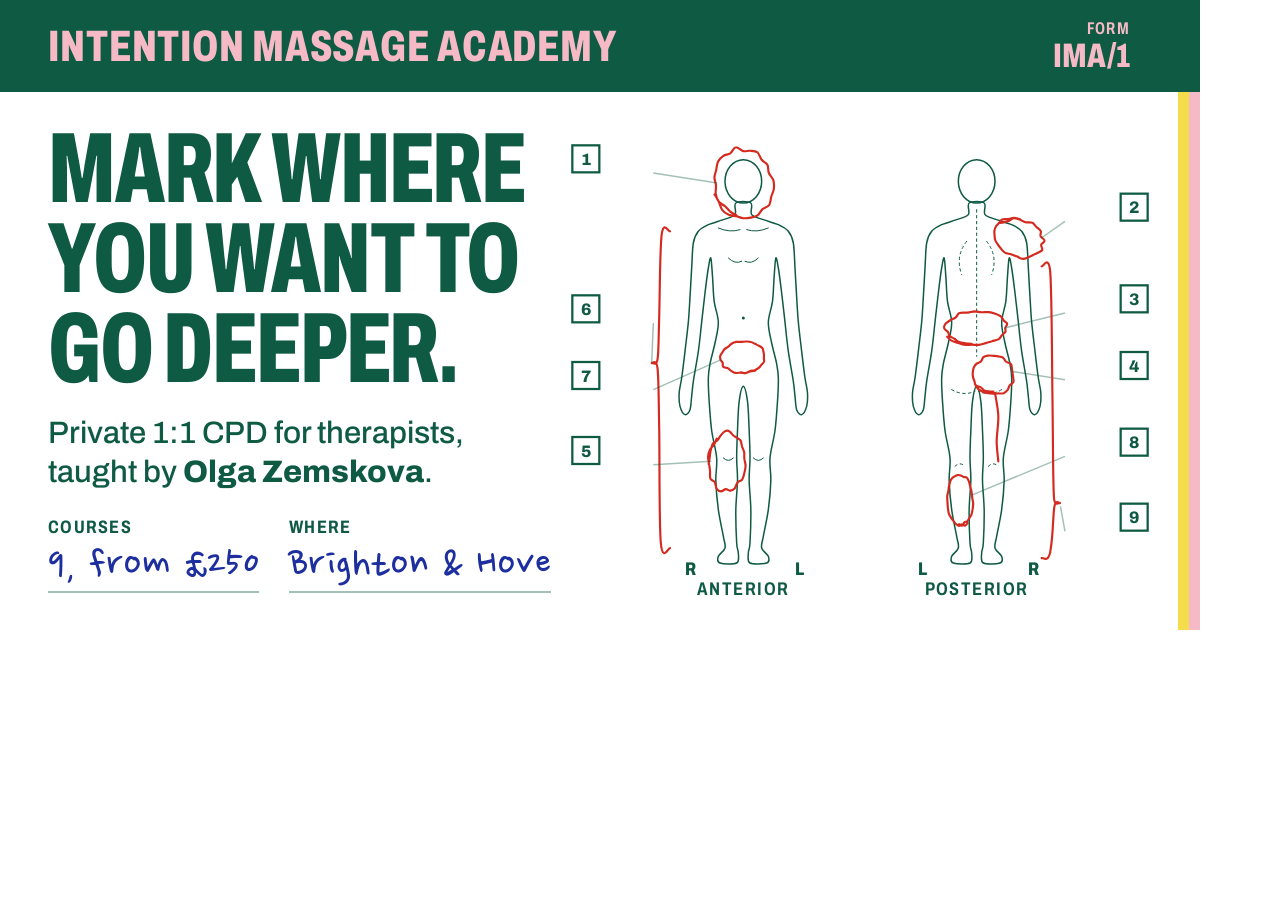
<file: .impeccable/og/og-card.html>
<!doctype html>
<html lang="en-GB">
<head>
<meta charset="utf-8">
<title>OG card source</title>
<!-- Source for assets/img/og-card.jpg: render at 1200x630 (headless Firefox --screenshot) and save as JPEG. -->
<link rel="stylesheet" href="../../styles.css">
<style>
  html, body { margin: 0; width: 1200px; height: 630px; overflow: hidden; background: var(--paper); }
  .card { position: relative; width: 1200px; height: 630px; color: var(--ink); font-family: var(--form); }
  .top { position: absolute; left: 0; right: 0; top: 0; height: 92px; padding: 0 70px 0 48px; display: flex; justify-content: space-between; align-items: center; background: var(--ink); }
  .top .name { color: var(--pink); font-weight: 800; font-stretch: 70%; font-size: 44px; letter-spacing: .02em; text-transform: uppercase; line-height: 1; }
  .top .ref { color: var(--pink); font-weight: 800; font-stretch: 70%; font-size: 34px; line-height: 1; text-align: right; }
  .top .ref span { display: block; font-size: 17px; font-weight: 650; letter-spacing: .08em; text-transform: uppercase; margin-bottom: 2px; }
  .left { position: absolute; left: 48px; top: 124px; width: 520px; }
  .left h1 { font-size: 100px; margin: 0 0 20px; text-wrap: initial; }
  .left p { margin: 0; font-size: 31px; line-height: 1.25; font-stretch: 100%; font-weight: 500; }
  .left p strong { font-weight: 800; }
  .fields { display: flex; gap: 30px; margin-top: 22px; }
  .fields div { border-bottom: 2px solid var(--rule); padding-bottom: 2px; }
  .fields b { display: block; font-size: 18px; font-weight: 700; font-stretch: 78%; letter-spacing: .07em; text-transform: uppercase; }
  .fields span { font-family: var(--pen); color: var(--blue); font-size: 46px; line-height: 1.05; }
  .chart { position: absolute; left: 560px; top: 118px; width: 600px; }
  .chart .mark .lab { display: none; }
  .chart .mark .box { transform-box: fill-box; transform-origin: center; scale: 1.8; }
  .chart .mark .boxn { font-size: 20px; translate: 0 3px; }
  .chart .mark .leader { stroke-width: 1.8; }
  .chart .caps text { font-size: 22px; }
  .chart .caps .side { font-size: 22px; }
  .copy-edges i { width: 11px; }
</style>
</head>
<body>
<div class="card">
  <div class="copy-edges"><i></i><i></i></div>
  <div class="top"><span class="name">Intention Massage Academy</span><span class="ref"><span>Form</span>IMA/1</span></div>
  <div class="left">
    <h1>Mark where you want to go deeper.</h1>
    <p>Private 1:1 CPD for therapists,<br>taught by <strong>Olga Zemskova</strong>.</p>
    <div class="fields"><div><b>Courses</b><span>9, from £250</span></div><div><b>Where</b><span>Brighton &amp; Hove</span></div></div>
  </div>
  <div class="chart"><svg class="chart-svg" viewBox="0 0 720 600" role="group" aria-hidden="true"><title>Body chart. Anterior and posterior views with nine CPD courses marked by body region.</title><defs><clipPath id="clip-migraine"><ellipse cx="220" cy="78" rx="32" ry="37.6" transform="rotate(-8 220 78)"/></clipPath><clipPath id="clip-knee"><ellipse cx="201" cy="412" rx="19.7" ry="32" transform="rotate(4 201 412)"/></clipPath><clipPath id="clip-shoulder"><ellipse cx="550" cy="144" rx="28.2" ry="20.7" transform="rotate(18 550 144)"/></clipPath><clipPath id="clip-lowback"><ellipse cx="500" cy="252" rx="33.8" ry="18.8" transform="rotate(-3 500 252)"/></clipPath><clipPath id="clip-pelvic"><ellipse cx="520" cy="308" rx="22.6" ry="20.7" transform="rotate(8 520 308)"/></clipPath><clipPath id="clip-myo3"><path d="M509 102C512.2 104.3 507.5 112.7 510 116C512.5 119.3 518.7 120 524 122C529.3 124 537 125.7 542 128C547 130.3 551 132.3 554 136C557 139.7 558.7 142.7 560 150C561.3 157.3 561.3 169.2 562 180C562.7 190.8 563.3 204.2 564 215C564.7 225.8 565 234.2 566 245C567 255.8 568.7 268.8 570 280C571.3 291.2 572.8 303.7 574 312C575.2 320.3 576.7 324.3 577 330C577.3 335.7 577.2 341.7 576 346C574.8 350.3 572 355.3 570 356C568 356.7 565.3 353.7 564 350C562.7 346.3 562.7 339.7 562 334C561.3 328.3 561.3 325 560 316C558.7 307 555.7 291.8 554 280C552.3 268.2 551.3 256.7 550 245C548.7 233.3 547.3 220.8 546 210C544.7 199.2 543.2 187 542 180C540.8 173 539.8 166.3 539 168C538.2 169.7 537.7 181.3 537 190C536.3 198.7 536.2 210.8 535 220C533.8 229.2 530.2 236.7 530 245C529.8 253.3 532.3 261.7 534 270C535.7 278.3 538.7 288 540 295C541.3 302 541.8 304.5 542 312C542.2 319.5 541.7 329.5 541 340C540.3 350.5 539.5 363.7 538 375C536.5 386.3 532.8 398 532 408C531.2 418 533.3 424.7 533 435C532.7 445.3 531.5 458.8 530 470C528.5 481.2 525.3 494.3 524 502C522.7 509.7 521 512 522 516C523 520 529 523 530 526C531 529 531.7 532.7 528 534C524.3 535.3 511.7 536 508 534C504.3 532 506 526 506 522C506 518 507.5 518.7 508 510C508.5 501.3 509.2 482.5 509 470C508.8 457.5 507.2 445.3 507 435C506.8 424.7 508 418 508 408C508 398 507.5 386.3 507 375C506.5 363.7 506.2 348.8 505 340C503.8 331.2 501.7 322 500 322C498.3 322 496.2 331.2 495 340C493.8 348.8 493.5 363.7 493 375C492.5 386.3 492 398 492 408C492 418 493.2 424.7 493 435C492.8 445.3 491.2 457.5 491 470C490.8 482.5 491.5 501.3 492 510C492.5 518.7 494 518 494 522C494 526 495.7 532 492 534C488.3 536 475.7 535.3 472 534C468.3 532.7 469 529 470 526C471 523 477 520 478 516C479 512 477.3 509.7 476 502C474.7 494.3 471.5 481.2 470 470C468.5 458.8 467.3 445.3 467 435C466.7 424.7 468.8 418 468 408C467.2 398 463.5 386.3 462 375C460.5 363.7 459.7 350.5 459 340C458.3 329.5 457.8 319.5 458 312C458.2 304.5 458.7 302 460 295C461.3 288 464.3 278.3 466 270C467.7 261.7 470.2 253.3 470 245C469.8 236.7 466.2 229.2 465 220C463.8 210.8 463.7 198.7 463 190C462.3 181.3 461.8 169.7 461 168C460.2 166.3 459.2 173 458 180C456.8 187 455.3 199.2 454 210C452.7 220.8 451.3 233.3 450 245C448.7 256.7 447.7 268.2 446 280C444.3 291.8 441.3 307 440 316C438.7 325 438.7 328.3 438 334C437.3 339.7 437.3 346.3 436 350C434.7 353.7 432 356.7 430 356C428 355.3 425.2 350.3 424 346C422.8 341.7 422.7 335.7 423 330C423.3 324.3 424.8 320.3 426 312C427.2 303.7 428.7 291.2 430 280C431.3 268.8 433 255.8 434 245C435 234.2 435.3 225.8 436 215C436.7 204.2 437.3 190.8 438 180C438.7 169.2 438.7 157.3 440 150C441.3 142.7 443 139.7 446 136C449 132.3 453 130.3 458 128C463 125.7 470.7 124 476 122C481.3 120 487.5 119.3 490 116C492.5 112.7 487.8 104.3 491 102C494.2 99.7 505.8 99.7 509 102Z"/><ellipse cx="500" cy="76" rx="22" ry="26"/></clipPath><clipPath id="clip-womens"><ellipse cx="220" cy="287" rx="26" ry="18.5" transform="rotate(-4 220 287)"/></clipPath><clipPath id="clip-myo1"><ellipse cx="520" cy="458" rx="15" ry="30" transform="rotate(-3 520 458)"/></clipPath></defs><g class="fig" aria-hidden="true"><path d="M229 102C232.2 104.3 227.5 112.7 230 116C232.5 119.3 238.7 120 244 122C249.3 124 257 125.7 262 128C267 130.3 271 132.3 274 136C277 139.7 278.7 142.7 280 150C281.3 157.3 281.3 169.2 282 180C282.7 190.8 283.3 204.2 284 215C284.7 225.8 285 234.2 286 245C287 255.8 288.7 268.8 290 280C291.3 291.2 292.8 303.7 294 312C295.2 320.3 296.7 324.3 297 330C297.3 335.7 297.2 341.7 296 346C294.8 350.3 292 355.3 290 356C288 356.7 285.3 353.7 284 350C282.7 346.3 282.7 339.7 282 334C281.3 328.3 281.3 325 280 316C278.7 307 275.7 291.8 274 280C272.3 268.2 271.3 256.7 270 245C268.7 233.3 267.3 220.8 266 210C264.7 199.2 263.2 187 262 180C260.8 173 259.8 166.3 259 168C258.2 169.7 257.7 181.3 257 190C256.3 198.7 256.2 210.8 255 220C253.8 229.2 250.2 236.7 250 245C249.8 253.3 252.3 261.7 254 270C255.7 278.3 258.7 288 260 295C261.3 302 261.8 304.5 262 312C262.2 319.5 261.7 329.5 261 340C260.3 350.5 259.5 363.7 258 375C256.5 386.3 252.8 398 252 408C251.2 418 253.3 424.7 253 435C252.7 445.3 251.5 458.8 250 470C248.5 481.2 245.3 494.3 244 502C242.7 509.7 241 512 242 516C243 520 249 523 250 526C251 529 251.7 532.7 248 534C244.3 535.3 231.7 536 228 534C224.3 532 226 526 226 522C226 518 227.5 518.7 228 510C228.5 501.3 229.2 482.5 229 470C228.8 457.5 227.2 445.3 227 435C226.8 424.7 228 418 228 408C228 398 227.5 386.3 227 375C226.5 363.7 226.2 348.8 225 340C223.8 331.2 221.7 322 220 322C218.3 322 216.2 331.2 215 340C213.8 348.8 213.5 363.7 213 375C212.5 386.3 212 398 212 408C212 418 213.2 424.7 213 435C212.8 445.3 211.2 457.5 211 470C210.8 482.5 211.5 501.3 212 510C212.5 518.7 214 518 214 522C214 526 215.7 532 212 534C208.3 536 195.7 535.3 192 534C188.3 532.7 189 529 190 526C191 523 197 520 198 516C199 512 197.3 509.7 196 502C194.7 494.3 191.5 481.2 190 470C188.5 458.8 187.3 445.3 187 435C186.7 424.7 188.8 418 188 408C187.2 398 183.5 386.3 182 375C180.5 363.7 179.7 350.5 179 340C178.3 329.5 177.8 319.5 178 312C178.2 304.5 178.7 302 180 295C181.3 288 184.3 278.3 186 270C187.7 261.7 190.2 253.3 190 245C189.8 236.7 186.2 229.2 185 220C183.8 210.8 183.7 198.7 183 190C182.3 181.3 181.8 169.7 181 168C180.2 166.3 179.2 173 178 180C176.8 187 175.3 199.2 174 210C172.7 220.8 171.3 233.3 170 245C168.7 256.7 167.7 268.2 166 280C164.3 291.8 161.3 307 160 316C158.7 325 158.7 328.3 158 334C157.3 339.7 157.3 346.3 156 350C154.7 353.7 152 356.7 150 356C148 355.3 145.2 350.3 144 346C142.8 341.7 142.7 335.7 143 330C143.3 324.3 144.8 320.3 146 312C147.2 303.7 148.7 291.2 150 280C151.3 268.8 153 255.8 154 245C155 234.2 155.3 225.8 156 215C156.7 204.2 157.3 190.8 158 180C158.7 169.2 158.7 157.3 160 150C161.3 142.7 163 139.7 166 136C169 132.3 173 130.3 178 128C183 125.7 190.7 124 196 122C201.3 120 207.5 119.3 210 116C212.5 112.7 207.8 104.3 211 102C214.2 99.7 225.8 99.7 229 102Z"/><ellipse cx="220" cy="76" rx="22" ry="26"/><path d="M509 102C512.2 104.3 507.5 112.7 510 116C512.5 119.3 518.7 120 524 122C529.3 124 537 125.7 542 128C547 130.3 551 132.3 554 136C557 139.7 558.7 142.7 560 150C561.3 157.3 561.3 169.2 562 180C562.7 190.8 563.3 204.2 564 215C564.7 225.8 565 234.2 566 245C567 255.8 568.7 268.8 570 280C571.3 291.2 572.8 303.7 574 312C575.2 320.3 576.7 324.3 577 330C577.3 335.7 577.2 341.7 576 346C574.8 350.3 572 355.3 570 356C568 356.7 565.3 353.7 564 350C562.7 346.3 562.7 339.7 562 334C561.3 328.3 561.3 325 560 316C558.7 307 555.7 291.8 554 280C552.3 268.2 551.3 256.7 550 245C548.7 233.3 547.3 220.8 546 210C544.7 199.2 543.2 187 542 180C540.8 173 539.8 166.3 539 168C538.2 169.7 537.7 181.3 537 190C536.3 198.7 536.2 210.8 535 220C533.8 229.2 530.2 236.7 530 245C529.8 253.3 532.3 261.7 534 270C535.7 278.3 538.7 288 540 295C541.3 302 541.8 304.5 542 312C542.2 319.5 541.7 329.5 541 340C540.3 350.5 539.5 363.7 538 375C536.5 386.3 532.8 398 532 408C531.2 418 533.3 424.7 533 435C532.7 445.3 531.5 458.8 530 470C528.5 481.2 525.3 494.3 524 502C522.7 509.7 521 512 522 516C523 520 529 523 530 526C531 529 531.7 532.7 528 534C524.3 535.3 511.7 536 508 534C504.3 532 506 526 506 522C506 518 507.5 518.7 508 510C508.5 501.3 509.2 482.5 509 470C508.8 457.5 507.2 445.3 507 435C506.8 424.7 508 418 508 408C508 398 507.5 386.3 507 375C506.5 363.7 506.2 348.8 505 340C503.8 331.2 501.7 322 500 322C498.3 322 496.2 331.2 495 340C493.8 348.8 493.5 363.7 493 375C492.5 386.3 492 398 492 408C492 418 493.2 424.7 493 435C492.8 445.3 491.2 457.5 491 470C490.8 482.5 491.5 501.3 492 510C492.5 518.7 494 518 494 522C494 526 495.7 532 492 534C488.3 536 475.7 535.3 472 534C468.3 532.7 469 529 470 526C471 523 477 520 478 516C479 512 477.3 509.7 476 502C474.7 494.3 471.5 481.2 470 470C468.5 458.8 467.3 445.3 467 435C466.7 424.7 468.8 418 468 408C467.2 398 463.5 386.3 462 375C460.5 363.7 459.7 350.5 459 340C458.3 329.5 457.8 319.5 458 312C458.2 304.5 458.7 302 460 295C461.3 288 464.3 278.3 466 270C467.7 261.7 470.2 253.3 470 245C469.8 236.7 466.2 229.2 465 220C463.8 210.8 463.7 198.7 463 190C462.3 181.3 461.8 169.7 461 168C460.2 166.3 459.2 173 458 180C456.8 187 455.3 199.2 454 210C452.7 220.8 451.3 233.3 450 245C448.7 256.7 447.7 268.2 446 280C444.3 291.8 441.3 307 440 316C438.7 325 438.7 328.3 438 334C437.3 339.7 437.3 346.3 436 350C434.7 353.7 432 356.7 430 356C428 355.3 425.2 350.3 424 346C422.8 341.7 422.7 335.7 423 330C423.3 324.3 424.8 320.3 426 312C427.2 303.7 428.7 291.2 430 280C431.3 268.8 433 255.8 434 245C435 234.2 435.3 225.8 436 215C436.7 204.2 437.3 190.8 438 180C438.7 169.2 438.7 157.3 440 150C441.3 142.7 443 139.7 446 136C449 132.3 453 130.3 458 128C463 125.7 470.7 124 476 122C481.3 120 487.5 119.3 490 116C492.5 112.7 487.8 104.3 491 102C494.2 99.7 505.8 99.7 509 102Z"/><ellipse cx="500" cy="76" rx="22" ry="26"/><path class="detail" d="M190 132q14 6 26 2M250 132q-14 6 -26 2 M202 168q8 8 16 4M238 168q-8 8 -16 4 M196 408q6 6 12 0M232 408q6 6 12 0"/><circle class="detail-dot" cx="220" cy="240" r="1.8"/><path class="detail spine" d="M500 110V286 M488 148q-14 18 -6 40M512 148q14 18 6 40 M470 326q14 8 28 2M530 326q-14 8 -28 2 M474 418q6 -6 12 0M514 418q6 -6 12 0"/></g><g class="caps" aria-hidden="true"><text x="220" y="572" text-anchor="middle">Anterior</text><text x="500" y="572" text-anchor="middle">Posterior</text><text class="side" x="150" y="548">R</text><text class="side" x="282" y="548">L</text><text class="side" x="430" y="548">L</text><text class="side" x="562" y="548">R</text></g><g class="mark" data-course="migraine" tabindex="0" role="button" aria-pressed="false" aria-label="Migraine & Headache Relief"><ellipse class="hit" cx="220" cy="78" rx="42" ry="48" transform="rotate(-8 220 78)"/><g class="hatch" clip-path="url(#clip-migraine)"><path pathLength="1" d="M152.6 69.7Q190 39.3 228.3 10.6"/><path pathLength="1" d="M155.8 73.8Q194 43.2 231.5 14.7"/><path pathLength="1" d="M159 77.9Q196.9 48 234.7 18.8"/><path pathLength="1" d="M162.2 82Q199 52.5 237.9 22.9"/><path pathLength="1" d="M165.4 86.1Q202.1 56.4 241.1 27"/><path pathLength="1" d="M168.6 90.2Q205.4 59.7 244.3 31.1"/><path pathLength="1" d="M171.8 94.3Q209.5 65.5 247.5 35.2"/><path pathLength="1" d="M175 98.4Q212 68.2 250.7 39.3"/><path pathLength="1" d="M178.2 102.5Q216.4 74 253.9 43.4"/><path pathLength="1" d="M181.4 106.6Q219.4 76.8 257.1 47.5"/><path pathLength="1" d="M184.6 110.7Q223.6 80.1 260.3 51.6"/><path pathLength="1" d="M187.8 114.8Q226.5 84.7 263.5 55.7"/><path pathLength="1" d="M191 118.9Q228 88.4 266.7 59.8"/><path pathLength="1" d="M194.2 123Q231.6 94.2 269.9 63.9"/><path pathLength="1" d="M197.4 127.1Q234.5 97.7 273.1 68"/><path pathLength="1" d="M200.6 131.2Q238.8 101.3 276.3 72.1"/><path pathLength="1" d="M203.8 135.3Q241.8 104.7 279.5 76.2"/><path pathLength="1" d="M207 139.4Q243.8 109.1 282.7 80.3"/><path pathLength="1" d="M210.2 143.5Q248.5 113.8 285.9 84.4"/></g><path class="ring" pathLength="1" d="M211.8 116.8C210.6 116.1 206.6 114.1 204.3 112.3C202 110.5 200.4 107.9 198.1 105.9C195.8 103.9 192.3 102.8 190.5 100.4C188.6 97.9 187.4 94.3 186.9 91C186.3 87.8 187.5 84.3 187.2 81C186.9 77.7 185.3 74.5 185.3 71.4C185.4 68.2 186.8 65.2 187.5 62C188.2 58.8 188.3 54.9 189.7 52.2C191.2 49.4 193.7 47 196.1 45.4C198.5 43.8 201.8 44.2 204.3 42.5C206.8 40.7 208.3 35.5 210.9 35.1C213.5 34.6 217 39 219.9 39.7C222.8 40.4 225.4 39 228.2 39.3C231 39.5 234.6 39.3 236.9 41.1C239.2 42.9 240 47.6 242 50.1C244 52.6 247.4 53.5 248.9 56.1C250.3 58.8 249.4 62.9 250.6 66C251.8 69.1 255 71.5 256 74.7C256.9 77.9 257 81.7 256.6 85C256.2 88.3 254.5 91.3 253.5 94.5C252.6 97.7 252.7 102 251 104.5C249.2 106.9 245.3 107.3 243 109.3C240.7 111.4 239.5 115.1 237.1 116.8C234.8 118.5 231.6 118.9 228.8 119.5C225.9 120.1 223 120.5 220.1 120.3C217.2 120 214.5 118.6 211.6 117.9C208.6 117.3 205.4 117.4 202.5 116.2C199.7 114.9 196.6 112.9 194.6 110.3C192.6 107.7 192 103.5 190.5 100.3C189 97.2 186.3 93.1 185.4 91.6"/><path class="leader" d="M112 66L188.7 78"/><rect class="box" x="22" y="40" width="18" height="18"/><text class="boxn" x="31" y="53.5" text-anchor="middle">1</text><text class="lab" x="22" y="74" text-anchor="start">Migraine &</text><text class="lab sub" x="22" y="90" text-anchor="start">Headache Relief</text></g><g class="mark" data-course="deep" tabindex="0" role="button" aria-pressed="false" aria-label="Deep Tissue 2 days"><rect class="hit" x="106" y="130" width="40" height="400"/><g class="hatch hatch-wide" clip-path="url(#clip-myo3)" transform="translate(-280 0)"><path pathLength="1" d="M62.1 236.2Q306.9 44.6 553.8 -147.9"/><path pathLength="1" d="M66.4 241.7Q312.6 50.8 558.1 -142.4"/><path pathLength="1" d="M70.7 247.3Q317.3 54.7 562.4 -136.9"/><path pathLength="1" d="M75 252.8Q320.6 61.1 566.7 -131.4"/><path pathLength="1" d="M79.3 258.3Q324 66.1 571 -125.9"/><path pathLength="1" d="M83.6 263.8Q328.7 70.8 575.3 -120.4"/><path pathLength="1" d="M87.9 269.3Q332.7 77.9 579.6 -114.8"/><path pathLength="1" d="M92.2 274.8Q337.2 82.1 583.9 -109.3"/><path pathLength="1" d="M96.5 280.4Q342.1 89.2 588.3 -103.8"/><path pathLength="1" d="M100.8 285.9Q345.7 93.7 592.6 -98.3"/><path pathLength="1" d="M105.2 291.4Q351.1 100.2 596.9 -92.8"/><path pathLength="1" d="M109.5 296.9Q356.1 105.7 601.2 -87.3"/><path pathLength="1" d="M113.8 302.4Q359.1 110.1 605.5 -81.8"/><path pathLength="1" d="M118.1 307.9Q363.6 116.8 609.8 -76.2"/><path pathLength="1" d="M122.4 313.5Q369.3 120.5 614.1 -70.7"/><path pathLength="1" d="M126.7 319Q371.8 126.2 618.4 -65.2"/><path pathLength="1" d="M131 324.5Q376.2 132.4 622.7 -59.7"/><path pathLength="1" d="M135.3 330Q381.4 137.3 627 -54.2"/><path pathLength="1" d="M139.6 335.5Q384.3 143.2 631.3 -48.7"/><path pathLength="1" d="M143.9 341Q389.5 149.1 635.7 -43.1"/><path pathLength="1" d="M148.2 346.5Q395.2 154.9 640 -37.6"/><path pathLength="1" d="M152.6 352.1Q398.5 160.3 644.3 -32.1"/><path pathLength="1" d="M156.9 357.6Q403.1 164.4 648.6 -26.6"/><path pathLength="1" d="M161.2 363.1Q408 171.7 652.9 -21.1"/><path pathLength="1" d="M165.5 368.6Q412.2 177.2 657.2 -15.6"/><path pathLength="1" d="M169.8 374.1Q415.4 181.8 661.5 -10"/><path pathLength="1" d="M174.1 379.6Q419 187.9 665.8 -4.5"/><path pathLength="1" d="M178.4 385.2Q423.2 192 670.1 1"/><path pathLength="1" d="M182.7 390.7Q427.9 197.8 674.4 6.5"/><path pathLength="1" d="M187 396.2Q432.5 203 678.8 12"/><path pathLength="1" d="M191.3 401.7Q436 208.8 683.1 17.5"/><path pathLength="1" d="M195.7 407.2Q440.6 214.8 687.4 23.1"/><path pathLength="1" d="M200 412.7Q444.7 221.6 691.7 28.6"/><path pathLength="1" d="M204.3 418.3Q450.4 225.3 696 34.1"/><path pathLength="1" d="M208.6 423.8Q453.8 231.3 700.3 39.6"/><path pathLength="1" d="M212.9 429.3Q458.4 236.3 704.6 45.1"/><path pathLength="1" d="M217.2 434.8Q463.9 243.9 708.9 50.6"/><path pathLength="1" d="M221.5 440.3Q467.3 248.2 713.2 56.1"/><path pathLength="1" d="M225.8 445.8Q470.7 252.8 717.5 61.7"/><path pathLength="1" d="M230.1 451.4Q475.6 258.7 721.8 67.2"/><path pathLength="1" d="M234.4 456.9Q481.1 264 726.2 72.7"/><path pathLength="1" d="M238.7 462.4Q483.5 271.4 730.5 78.2"/><path pathLength="1" d="M243.1 467.9Q489 275 734.8 83.7"/><path pathLength="1" d="M247.4 473.4Q493.3 280.2 739.1 89.2"/><path pathLength="1" d="M251.7 478.9Q497.6 288 743.4 94.8"/><path pathLength="1" d="M256 484.5Q502.7 292.8 747.7 100.3"/><path pathLength="1" d="M260.3 490Q505.6 297.6 752 105.8"/><path pathLength="1" d="M264.6 495.5Q509.7 304 756.3 111.3"/><path pathLength="1" d="M268.9 501Q514.9 309.6 760.6 116.8"/><path pathLength="1" d="M273.2 506.5Q518.7 313.8 764.9 122.3"/><path pathLength="1" d="M277.5 512Q524.1 321.1 769.3 127.9"/><path pathLength="1" d="M281.8 517.5Q528.6 326.2 773.6 133.4"/><path pathLength="1" d="M286.2 523.1Q532.8 331.6 777.9 138.9"/><path pathLength="1" d="M290.5 528.6Q535.7 336.5 782.2 144.4"/><path pathLength="1" d="M294.8 534.1Q540.3 340.9 786.5 149.9"/><path pathLength="1" d="M299.1 539.6Q543.8 347 790.8 155.4"/><path pathLength="1" d="M303.4 545.1Q548.7 353.5 795.1 161"/><path pathLength="1" d="M307.7 550.6Q554.7 358.4 799.4 166.5"/><path pathLength="1" d="M312 556.2Q558.9 365.2 803.7 172"/><path pathLength="1" d="M316.3 561.7Q563.3 369.3 808 177.5"/><path pathLength="1" d="M320.6 567.2Q565.8 374.4 812.4 183"/><path pathLength="1" d="M324.9 572.7Q570.1 379.9 816.7 188.5"/><path pathLength="1" d="M329.3 578.2Q575.4 387.1 821 194.1"/><path pathLength="1" d="M333.6 583.7Q580.2 391.6 825.3 199.6"/><path pathLength="1" d="M337.9 589.3Q584.1 397.9 829.6 205.1"/><path pathLength="1" d="M342.2 594.8Q587 403.1 833.9 210.6"/><path pathLength="1" d="M346.5 600.3Q593.3 408.9 838.2 216.1"/><path pathLength="1" d="M350.8 605.8Q597.3 413.7 842.5 221.6"/><path pathLength="1" d="M355.1 611.3Q600.2 419.9 846.8 227.1"/><path pathLength="1" d="M359.4 616.8Q604.9 425.5 851.1 232.7"/><path pathLength="1" d="M363.7 622.4Q610.7 430 855.4 238.2"/><path pathLength="1" d="M368 627.9Q613.7 436.9 859.8 243.7"/><path pathLength="1" d="M372.3 633.4Q618.7 440.5 864.1 249.2"/><path pathLength="1" d="M376.7 638.9Q621.6 446 868.4 254.7"/><path pathLength="1" d="M381 644.4Q627.8 453.1 872.7 260.2"/><path pathLength="1" d="M385.3 649.9Q630.3 458.6 877 265.8"/><path pathLength="1" d="M389.6 655.4Q636.6 463.7 881.3 271.3"/><path pathLength="1" d="M393.9 661Q639.4 469 885.6 276.8"/><path pathLength="1" d="M398.2 666.5Q643.2 473.2 889.9 282.3"/><path pathLength="1" d="M402.5 672Q649.5 480.3 894.2 287.8"/><path pathLength="1" d="M406.8 677.5Q652.7 486.5 898.5 293.3"/><path pathLength="1" d="M411.1 683Q656.8 491.8 902.9 298.9"/><path pathLength="1" d="M415.4 688.5Q662.1 495.8 907.2 304.4"/><path pathLength="1" d="M419.8 694.1Q665 501.5 911.5 309.9"/><path pathLength="1" d="M424.1 699.6Q669.3 507.7 915.8 315.4"/><path pathLength="1" d="M428.4 705.1Q673.7 512.8 920.1 320.9"/><path pathLength="1" d="M432.7 710.6Q677.7 519.5 924.4 326.4"/><path pathLength="1" d="M437 716.1Q682.5 523.9 928.7 332"/><path pathLength="1" d="M441.3 721.6Q687.4 530.5 933 337.5"/><path pathLength="1" d="M445.6 727.2Q691.3 536.1 937.3 343"/></g><path class="ring" pathLength="1" d="M132 136C130.3 136.7 124.2 122.7 122 140C119.8 157.3 119.8 215 119 240C118.2 265 118.5 281 117 290C115.5 299 110 292.3 110 294C110 295.7 115.5 287.3 117 300C118.5 312.7 118.3 335 119 370C119.7 405 118.8 485.7 121 510C123.2 534.3 130.2 515 132 516"/><path class="leader" d="M112 246L110 294"/><rect class="box" x="22" y="220" width="18" height="18"/><text class="boxn" x="31" y="233.5" text-anchor="middle">6</text><text class="lab" x="22" y="254" text-anchor="start">Deep Tissue</text><text class="lab sub" x="22" y="270" text-anchor="start">2 days</text></g><g class="mark" data-course="womens" tabindex="0" role="button" aria-pressed="false" aria-label="Women’s Health Bodywork"><ellipse class="hit" cx="220" cy="287" rx="35" ry="28.5" transform="rotate(-4 220 287)"/><g class="hatch" clip-path="url(#clip-womens)"><path pathLength="1" d="M170 285.4Q199.4 260 230.6 238.1"/><path pathLength="1" d="M173.2 289.5Q204.3 263.7 233.8 242.2"/><path pathLength="1" d="M176.4 293.6Q206.9 269.3 237 246.3"/><path pathLength="1" d="M179.6 297.7Q207.7 274.1 240.2 250.4"/><path pathLength="1" d="M182.8 301.8Q210.8 277.8 243.4 254.5"/><path pathLength="1" d="M186 305.9Q214.2 280.2 246.6 258.6"/><path pathLength="1" d="M189.2 310Q219.1 288 249.8 262.7"/><path pathLength="1" d="M192.4 314.1Q220.8 289.1 253 266.8"/><path pathLength="1" d="M195.7 318.2Q226.6 296.8 256.2 270.9"/><path pathLength="1" d="M198.9 322.3Q229.5 298.2 259.4 275"/><path pathLength="1" d="M202.1 326.4Q234.7 300.5 262.6 279.1"/><path pathLength="1" d="M205.3 330.5Q237.3 305.8 265.8 283.2"/><path pathLength="1" d="M208.5 334.6Q236.9 309.1 269 287.3"/></g><path class="ring" pathLength="1" d="M216.8 305.1C217.8 305.2 220.8 306.3 222.7 306.1C224.5 305.8 226.1 304.2 228 303.7C229.8 303.1 232 303.2 233.7 302.6C235.5 301.9 237.2 301 238.5 299.9C239.9 298.9 240.6 297.4 241.6 296.2C242.7 295 244.2 293.9 244.8 292.6C245.3 291.3 244.7 289.7 244.7 288.4C244.7 287 244.9 285.7 244.8 284.4C244.7 283.1 244.4 281.8 244.1 280.4C243.8 279 243.8 277.4 243 276.2C242.1 275 240.2 274.2 238.7 273.3C237.2 272.5 235.6 271.8 234 271C232.4 270.3 230.9 269.2 229.1 268.8C227.4 268.3 225.2 268.3 223.3 268.2C221.3 268.2 219.4 268.6 217.4 268.7C215.4 268.8 213.2 268.4 211.3 268.7C209.3 269.1 207.4 270 205.8 270.9C204.3 271.9 203.4 273.4 202 274.4C200.6 275.5 198.6 276.2 197.4 277.4C196.2 278.5 195.7 280 194.8 281.3C194 282.7 192.7 284 192.3 285.5C191.9 286.9 192.2 288.5 192.6 289.9C193.1 291.3 194.7 292.4 195.2 293.8C195.7 295.2 194.7 297.3 195.8 298.4C196.9 299.5 200 299.6 201.6 300.4C203.2 301.3 204 302.6 205.5 303.5C207 304.4 208.6 305.6 210.5 305.9C212.4 306.3 214.7 305.4 216.8 305.5C218.8 305.5 220.8 306.3 222.7 306.1C224.6 305.8 226.2 304.5 228.2 304.1C230.1 303.6 233.4 303.5 234.4 303.3"/><path class="leader" d="M112 326L193.5 290"/><rect class="box" x="22" y="300" width="18" height="18"/><text class="boxn" x="31" y="313.5" text-anchor="middle">7</text><text class="lab" x="22" y="334" text-anchor="start">Women’s</text><text class="lab sub" x="22" y="350" text-anchor="start">Health Bodywork</text></g><g class="mark" data-course="knee" tabindex="0" role="button" aria-pressed="false" aria-label="Knee & Leg Care · runners"><ellipse class="hit" cx="201" cy="412" rx="29" ry="42" transform="rotate(4 201 412)"/><g class="hatch" clip-path="url(#clip-knee)"><path pathLength="1" d="M143.7 405Q175.9 379.9 208 354.7"/><path pathLength="1" d="M146.9 409.1Q179.1 382.8 211.2 358.8"/><path pathLength="1" d="M150.1 413.2Q182.1 387.3 214.4 362.9"/><path pathLength="1" d="M153.3 417.3Q184.3 392.9 217.6 367"/><path pathLength="1" d="M156.5 421.4Q187.9 396.2 220.8 371.1"/><path pathLength="1" d="M159.7 425.5Q192.4 400.5 224 375.2"/><path pathLength="1" d="M162.9 429.6Q194.7 404.5 227.2 379.3"/><path pathLength="1" d="M166.1 433.7Q198.4 409.2 230.4 383.4"/><path pathLength="1" d="M169.3 437.7Q200.5 412.8 233.6 387.5"/><path pathLength="1" d="M172.5 441.8Q204.1 416.2 236.8 391.6"/><path pathLength="1" d="M175.7 445.9Q208.5 420.8 240 395.7"/><path pathLength="1" d="M178.9 450Q211.2 425.5 243.2 399.8"/><path pathLength="1" d="M182.1 454.1Q215.3 428.9 246.4 403.9"/><path pathLength="1" d="M185.3 458.2Q217.8 433.1 249.7 408"/><path pathLength="1" d="M188.6 462.3Q220.7 437.7 252.9 412.1"/><path pathLength="1" d="M191.8 466.4Q223.8 441.4 256.1 416.2"/></g><path class="ring" pathLength="1" d="M178.4 415.4C178.6 414 179.3 409.7 179.7 406.9C180.1 404 180.2 401.1 180.9 398.3C181.5 395.6 182.3 392.4 183.6 390.5C185 388.5 187.4 388.4 189 386.8C190.5 385.2 191.4 382.7 192.9 381C194.3 379.2 196 377 197.7 376.1C199.4 375.2 201.5 375 203.1 375.8C204.8 376.5 206.2 379.3 207.7 380.7C209.2 382 210.6 382.6 212 383.6C213.5 384.7 215.5 385.2 216.6 386.9C217.7 388.7 217.8 392 218.5 394.3C219.3 396.7 220.5 398.6 221 401C221.4 403.4 220.9 406.2 221.2 408.9C221.5 411.6 222.7 414.4 222.7 417.2C222.7 420 222 423 221.3 425.8C220.6 428.6 220 432 218.6 433.9C217.3 435.8 214.7 435.6 213.1 437.4C211.6 439.2 211 442.9 209.5 444.6C208 446.2 206 447.1 204.3 447.2C202.5 447.3 200.8 445.2 199 445.3C197.2 445.4 195.1 448.1 193.3 448.1C191.5 448 189.4 447 188.1 445.1C186.8 443.2 186.9 438.9 185.6 436.8C184.3 434.7 181.3 435 180.4 432.8C179.5 430.5 180.3 426.5 180 423.6C179.8 420.7 179.3 418.2 178.9 415.4C178.5 412.5 177.5 409.3 177.7 406.4C177.9 403.5 178.9 400.2 180.1 397.8C181.3 395.4 183.5 394.1 184.8 392C186.2 389.8 187.5 386 188 384.8"/><path class="leader" d="M112 416L181.7 412"/><rect class="box" x="22" y="390" width="18" height="18"/><text class="boxn" x="31" y="403.5" text-anchor="middle">5</text><text class="lab" x="22" y="424" text-anchor="start">Knee & Leg</text><text class="lab sub" x="22" y="440" text-anchor="start">Care · runners</text></g><g class="mark" data-course="shoulder" tabindex="0" role="button" aria-pressed="false" aria-label="Shoulder Advanced techniques"><ellipse class="hit" cx="550" cy="144" rx="38" ry="30" transform="rotate(18 550 144)"/><g class="hatch" clip-path="url(#clip-shoulder)"><path pathLength="1" d="M499.5 137.8Q527.9 115.2 556.2 93.5"/><path pathLength="1" d="M502.7 141.9Q530.3 119.3 559.4 97.6"/><path pathLength="1" d="M505.9 146Q534.8 122.7 562.6 101.7"/><path pathLength="1" d="M509.1 150.1Q537.6 127.8 565.8 105.8"/><path pathLength="1" d="M512.3 154.2Q539.5 131.6 569 109.9"/><path pathLength="1" d="M515.5 158.3Q544.1 136.1 572.2 114"/><path pathLength="1" d="M518.7 162.4Q546 141.4 575.4 118.1"/><path pathLength="1" d="M521.9 166.5Q550.9 145.4 578.6 122.2"/><path pathLength="1" d="M525.1 170.6Q552.5 147.9 581.8 126.2"/><path pathLength="1" d="M528.3 174.7Q555.5 153.2 585 130.3"/><path pathLength="1" d="M531.5 178.8Q559.3 155.7 588.2 134.4"/><path pathLength="1" d="M534.7 182.9Q562.9 161.7 591.4 138.5"/><path pathLength="1" d="M537.9 187Q567 164.2 594.6 142.6"/><path pathLength="1" d="M541.1 191.1Q568.6 169.9 597.8 146.7"/></g><path class="ring" pathLength="1" d="M526.4 126.1C527.6 125.9 531.2 125.4 533.3 124.9C535.5 124.4 537.2 124 539.1 123.2C541 122.4 542.7 120.5 544.9 120.3C547.1 120.1 549.9 121.2 552.1 122C554.4 122.8 556.1 124.5 558.6 125.1C561 125.7 564.6 124.8 566.8 125.7C569 126.7 570 129.2 571.7 130.8C573.4 132.5 576.1 133.9 576.9 135.7C577.7 137.5 576 139.8 576.7 141.7C577.5 143.6 581.4 145.6 581.5 147.3C581.6 149.1 577.9 150.2 577.4 152C576.9 153.9 579.4 156.7 578.7 158.4C578.1 160 575.1 160.6 573.3 161.7C571.4 162.7 569.7 163.5 567.8 164.4C566 165.4 564.2 166.3 562.1 167.1C560.1 167.9 557.8 169.3 555.4 169.1C553 169 550.2 167 547.9 166C545.5 165.1 543.5 164.3 541.1 163.6C538.8 162.9 535.9 162.7 533.9 161.6C531.9 160.4 530.5 158.3 529.1 156.7C527.6 155 526.4 153.3 525.3 151.6C524.1 149.9 522.8 148.2 522.2 146.4C521.6 144.6 521.7 142.8 521.5 141C521.4 139.2 521 137.3 521.3 135.6C521.5 133.8 522 132 522.9 130.5C523.8 128.9 525.4 127.8 526.7 126.3C528 124.9 528.7 122.5 530.5 121.7C532.4 120.8 535.7 121.6 538.1 121.2C540.4 120.9 542.5 119.8 544.8 119.8C547.2 119.9 550.9 121.4 552.2 121.7"/><path class="leader" d="M606 124L577.6 144"/><rect class="box" x="680" y="98" width="18" height="18"/><text class="boxn" x="689" y="111.5" text-anchor="middle">2</text><text class="lab" x="698" y="132" text-anchor="end">Shoulder</text><text class="lab sub" x="698" y="148" text-anchor="end">Advanced techniques</text></g><g class="mark" data-course="lowback" tabindex="0" role="button" aria-pressed="false" aria-label="Low Back Pain Solutions"><ellipse class="hit" cx="500" cy="252" rx="44" ry="28" transform="rotate(-3 500 252)"/><g class="hatch" clip-path="url(#clip-lowback)"><path pathLength="1" d="M439.4 244.6Q473 216.8 507.4 191.4"/><path pathLength="1" d="M442.6 248.7Q476 220.9 510.6 195.5"/><path pathLength="1" d="M445.8 252.7Q480.4 226.3 513.8 199.6"/><path pathLength="1" d="M449 256.8Q482.3 230.2 517 203.7"/><path pathLength="1" d="M452.2 260.9Q487.3 233.4 520.3 207.8"/><path pathLength="1" d="M455.4 265Q490.2 238.3 523.5 211.8"/><path pathLength="1" d="M458.6 269.1Q492.6 243.3 526.7 215.9"/><path pathLength="1" d="M461.8 273.2Q495.6 246.7 529.9 220"/><path pathLength="1" d="M465 277.3Q499.5 251.9 533.1 224.1"/><path pathLength="1" d="M468.2 281.4Q501.8 255.6 536.3 228.2"/><path pathLength="1" d="M471.4 285.5Q505.9 259.3 539.5 232.3"/><path pathLength="1" d="M474.6 289.6Q508.4 262.7 542.7 236.4"/><path pathLength="1" d="M477.8 293.7Q510.8 266.2 545.9 240.5"/><path pathLength="1" d="M481 297.8Q514 271.8 549.1 244.6"/><path pathLength="1" d="M484.2 301.9Q517.6 274.5 552.3 248.7"/><path pathLength="1" d="M487.4 306Q520.4 280.2 555.5 252.8"/><path pathLength="1" d="M490.6 310.1Q525.5 283.9 558.7 256.9"/></g><path class="ring" pathLength="1" d="M494.1 271.1C492.8 271 488.7 270.7 486 270.3C483.3 269.9 480.3 269.5 478.2 268.6C476 267.7 475.1 266 473.3 264.9C471.5 263.7 468.6 262.9 467.4 261.6C466.1 260.2 466.7 258.5 465.7 256.9C464.6 255.4 461.5 254 461 252.3C460.5 250.7 461.3 248.7 462.5 247.1C463.7 245.5 466.3 244 468.3 242.7C470.4 241.4 473.1 240.7 474.9 239.2C476.8 237.8 477 235.1 479.3 234.1C481.7 233.2 486 233.9 489.1 233.5C492.1 233.2 494.7 232.2 497.5 232.1C500.3 232.1 503 233 505.8 233.1C508.6 233.3 511.8 232.7 514.6 233C517.3 233.3 520 234.1 522.4 234.9C524.9 235.8 527.4 236.8 529 238.1C530.6 239.3 530.9 241.1 532.2 242.6C533.4 244 536.2 245.2 536.6 246.7C536.9 248.3 534.7 250.1 534.4 251.7C534 253.4 535.2 255 534.5 256.5C533.8 258 531.5 259.4 530.2 260.8C528.8 262.3 528.3 264.3 526.4 265.4C524.4 266.6 521 267.1 518.4 267.9C515.7 268.6 513.3 269.4 510.7 270.1C508.1 270.8 505.4 271.9 502.6 272.2C499.7 272.5 496.8 272.1 493.8 272.1C490.8 272.1 487.4 272.5 484.6 272.1C481.8 271.7 479.4 270.5 476.8 269.6C474.2 268.8 471.2 268 469.2 266.8C467.2 265.6 465.4 263.1 464.6 262.4"/><path class="leader" d="M606 234L533.1 252"/><rect class="box" x="680" y="208" width="18" height="18"/><text class="boxn" x="689" y="221.5" text-anchor="middle">3</text><text class="lab" x="698" y="242" text-anchor="end">Low Back Pain</text><text class="lab sub" x="698" y="258" text-anchor="end">Solutions</text></g><g class="mark" data-course="pelvic" tabindex="0" role="button" aria-pressed="false" aria-label="Pelvic & Sciatica Release"><ellipse class="hit" cx="520" cy="308" rx="32" ry="30" transform="rotate(8 520 308)"/><g class="hatch" clip-path="url(#clip-pelvic)"><path pathLength="1" d="M479.6 303Q502.8 286.2 525 267.6"/><path pathLength="1" d="M482.8 307.1Q505.2 289 528.2 271.7"/><path pathLength="1" d="M486 311.2Q509.8 292.7 531.4 275.8"/><path pathLength="1" d="M489.2 315.3Q512.4 297.9 534.6 279.9"/><path pathLength="1" d="M492.4 319.4Q514 302.5 537.8 284"/><path pathLength="1" d="M495.6 323.5Q519.2 306.1 541 288.1"/><path pathLength="1" d="M498.8 327.6Q522 310.6 544.2 292.2"/><path pathLength="1" d="M502 331.7Q523.8 314 547.4 296.3"/><path pathLength="1" d="M505.2 335.8Q527.9 318.9 550.6 300.4"/><path pathLength="1" d="M508.4 339.9Q531.8 323 553.8 304.5"/><path pathLength="1" d="M511.6 344Q534.5 327.2 557 308.6"/><path pathLength="1" d="M514.8 348.1Q537.9 330.8 560.2 312.6"/></g><path class="ring" pathLength="1" d="M520 328.4C519.1 328.3 516.4 328.3 514.5 328C512.7 327.8 510.6 327.7 509 326.9C507.4 326.1 506.7 324.2 505 323.2C503.3 322.2 500.3 322.1 499 320.8C497.7 319.5 497.7 317.2 497.2 315.4C496.6 313.6 495.7 311.9 495.4 310.2C495.2 308.4 495.2 306.5 495.4 304.7C495.6 302.9 495.9 300.9 496.6 299.3C497.4 297.6 498.6 296 500 294.8C501.4 293.6 503.7 293.5 505.1 292.1C506.5 290.8 506.7 288 508.1 286.9C509.6 285.7 512 285.4 514 285.1C515.9 284.9 518 285.2 520.1 285.4C522.1 285.6 524 285.7 526 286.1C527.9 286.4 530.2 286.6 531.8 287.7C533.3 288.8 533.8 291.3 535.3 292.5C536.9 293.7 540 293.7 541.1 295.1C542.3 296.5 542 298.9 542.3 300.8C542.6 302.6 542.8 304.2 543 306C543.3 307.7 543.6 309.4 543.8 311.2C544 313.1 544.8 315.4 544.1 317C543.4 318.6 540.8 319.4 539.6 320.9C538.4 322.5 538.4 324.7 537.2 326.3C536 327.8 534.3 329.5 532.4 330.2C530.6 330.9 528 330.5 526 330.5C523.9 330.6 522 330.8 519.9 330.7C517.9 330.7 515.9 330.6 513.9 330.3C511.9 330 509.8 329.6 507.9 328.8C506 328.1 504 327 502.5 325.7C501 324.4 499.4 321.8 498.7 321"/><path class="ring trail" pathLength="1" d="M522 330C522.7 334.7 525.7 348.3 526 358C526.3 367.7 524 379 524 388C524 397 525.7 408 526 412"/><path class="leader" d="M606 314L541.6 304"/><rect class="box" x="680" y="288" width="18" height="18"/><text class="boxn" x="689" y="301.5" text-anchor="middle">4</text><text class="lab" x="698" y="322" text-anchor="end">Pelvic & Sciatica</text><text class="lab sub" x="698" y="338" text-anchor="end">Release</text></g><g class="mark" data-course="myo1" tabindex="0" role="button" aria-pressed="false" aria-label="Myofascial Release, 1 day"><ellipse class="hit" cx="520" cy="458" rx="24" ry="40" transform="translate(-40 0) rotate(-3 520 458)"/><g class="hatch" clip-path="url(#clip-myo1)" transform="translate(-40 0)"><path pathLength="1" d="M463.8 456.2Q499.2 430 531.9 403"/><path pathLength="1" d="M467 460.3Q502.9 432.8 535.1 407.1"/><path pathLength="1" d="M470.2 464.4Q505.2 438.3 538.3 411.2"/><path pathLength="1" d="M473.4 468.5Q507.8 441.7 541.5 415.3"/><path pathLength="1" d="M476.6 472.6Q512.3 448.2 544.7 419.4"/><path pathLength="1" d="M479.8 476.7Q513.7 450.9 547.9 423.5"/><path pathLength="1" d="M483 480.8Q514.9 455.2 551.1 427.6"/><path pathLength="1" d="M486.2 484.9Q521 460.8 554.3 431.7"/><path pathLength="1" d="M489.4 489Q525.1 461.3 557.5 435.8"/><path pathLength="1" d="M492.6 493.1Q526.1 467.4 560.7 439.9"/><path pathLength="1" d="M495.8 497.2Q527.5 470.4 563.9 444"/><path pathLength="1" d="M499 501.3Q531.4 472.8 567.1 448.1"/><path pathLength="1" d="M502.2 505.4Q534.1 480.2 570.3 452.2"/><path pathLength="1" d="M505.4 509.5Q537.6 481.7 573.5 456.3"/></g><path class="ring" pathLength="1" transform="translate(-40 0)" d="M519 487.3C519.5 487.6 521.4 489.6 522.4 489.3C523.5 488.9 524.3 486.2 525.3 485.3C526.3 484.4 527.5 484.7 528.5 483.9C529.5 483 530.3 481.6 531.2 480.2C532.1 478.8 533.1 477.5 533.8 475.7C534.4 474 534.7 471.6 535.1 469.4C535.4 467.2 535.9 464.9 535.8 462.7C535.8 460.4 535 458 534.7 455.8C534.4 453.5 534.4 451.2 534 449.1C533.7 447 532.9 445.2 532.4 443C531.8 440.9 531.5 438.3 530.8 436.3C530.1 434.4 529.1 432.4 528 431.4C526.9 430.5 525.4 431.2 524.3 430.7C523.1 430.3 522.1 429.3 521 428.9C519.9 428.5 518.8 428.3 517.7 428.4C516.6 428.6 515.6 429.1 514.5 429.6C513.4 430.1 512.3 430.5 511.3 431.5C510.3 432.4 509.2 433.6 508.5 435.3C507.8 436.9 507.4 439.1 506.9 441.2C506.5 443.2 506.4 445.4 506 447.4C505.7 449.5 504.9 451.3 504.7 453.5C504.5 455.6 504.8 458 504.9 460.3C505 462.6 505.2 464.9 505.4 467.2C505.7 469.6 505.9 472.3 506.5 474.3C507.1 476.4 508.3 478 509.2 479.6C510.2 481.2 511.2 482.5 512.2 483.7C513.3 485 514.3 486.4 515.4 487.4C516.5 488.3 517.7 489.4 518.9 489.5C520 489.5 521.1 487.6 522.3 487.5C523.5 487.5 524.9 489.5 526.1 489.2C527.2 489 528.7 486.5 529.2 486"/><path class="leader" d="M606 406L495.5 452"/><rect class="box" x="680" y="380" width="18" height="18"/><text class="boxn" x="689" y="393.5" text-anchor="middle">8</text><text class="lab" x="698" y="414" text-anchor="end">Myofascial</text><text class="lab sub" x="698" y="430" text-anchor="end">Release · 1 day</text></g><g class="mark" data-course="myo3" tabindex="0" role="button" aria-pressed="false" aria-label="Myofascial Release, 3 days"><rect class="hit" x="579" y="170" width="24" height="365"/><g class="hatch hatch-wide" clip-path="url(#clip-myo3)"><path pathLength="1" d="M62.1 236.2Q306.9 44.6 553.8 -147.9"/><path pathLength="1" d="M66.4 241.7Q312.6 50.8 558.1 -142.4"/><path pathLength="1" d="M70.7 247.3Q317.3 54.7 562.4 -136.9"/><path pathLength="1" d="M75 252.8Q320.6 61.1 566.7 -131.4"/><path pathLength="1" d="M79.3 258.3Q324 66.1 571 -125.9"/><path pathLength="1" d="M83.6 263.8Q328.7 70.8 575.3 -120.4"/><path pathLength="1" d="M87.9 269.3Q332.7 77.9 579.6 -114.8"/><path pathLength="1" d="M92.2 274.8Q337.2 82.1 583.9 -109.3"/><path pathLength="1" d="M96.5 280.4Q342.1 89.2 588.3 -103.8"/><path pathLength="1" d="M100.8 285.9Q345.7 93.7 592.6 -98.3"/><path pathLength="1" d="M105.2 291.4Q351.1 100.2 596.9 -92.8"/><path pathLength="1" d="M109.5 296.9Q356.1 105.7 601.2 -87.3"/><path pathLength="1" d="M113.8 302.4Q359.1 110.1 605.5 -81.8"/><path pathLength="1" d="M118.1 307.9Q363.6 116.8 609.8 -76.2"/><path pathLength="1" d="M122.4 313.5Q369.3 120.5 614.1 -70.7"/><path pathLength="1" d="M126.7 319Q371.8 126.2 618.4 -65.2"/><path pathLength="1" d="M131 324.5Q376.2 132.4 622.7 -59.7"/><path pathLength="1" d="M135.3 330Q381.4 137.3 627 -54.2"/><path pathLength="1" d="M139.6 335.5Q384.3 143.2 631.3 -48.7"/><path pathLength="1" d="M143.9 341Q389.5 149.1 635.7 -43.1"/><path pathLength="1" d="M148.2 346.5Q395.2 154.9 640 -37.6"/><path pathLength="1" d="M152.6 352.1Q398.5 160.3 644.3 -32.1"/><path pathLength="1" d="M156.9 357.6Q403.1 164.4 648.6 -26.6"/><path pathLength="1" d="M161.2 363.1Q408 171.7 652.9 -21.1"/><path pathLength="1" d="M165.5 368.6Q412.2 177.2 657.2 -15.6"/><path pathLength="1" d="M169.8 374.1Q415.4 181.8 661.5 -10"/><path pathLength="1" d="M174.1 379.6Q419 187.9 665.8 -4.5"/><path pathLength="1" d="M178.4 385.2Q423.2 192 670.1 1"/><path pathLength="1" d="M182.7 390.7Q427.9 197.8 674.4 6.5"/><path pathLength="1" d="M187 396.2Q432.5 203 678.8 12"/><path pathLength="1" d="M191.3 401.7Q436 208.8 683.1 17.5"/><path pathLength="1" d="M195.7 407.2Q440.6 214.8 687.4 23.1"/><path pathLength="1" d="M200 412.7Q444.7 221.6 691.7 28.6"/><path pathLength="1" d="M204.3 418.3Q450.4 225.3 696 34.1"/><path pathLength="1" d="M208.6 423.8Q453.8 231.3 700.3 39.6"/><path pathLength="1" d="M212.9 429.3Q458.4 236.3 704.6 45.1"/><path pathLength="1" d="M217.2 434.8Q463.9 243.9 708.9 50.6"/><path pathLength="1" d="M221.5 440.3Q467.3 248.2 713.2 56.1"/><path pathLength="1" d="M225.8 445.8Q470.7 252.8 717.5 61.7"/><path pathLength="1" d="M230.1 451.4Q475.6 258.7 721.8 67.2"/><path pathLength="1" d="M234.4 456.9Q481.1 264 726.2 72.7"/><path pathLength="1" d="M238.7 462.4Q483.5 271.4 730.5 78.2"/><path pathLength="1" d="M243.1 467.9Q489 275 734.8 83.7"/><path pathLength="1" d="M247.4 473.4Q493.3 280.2 739.1 89.2"/><path pathLength="1" d="M251.7 478.9Q497.6 288 743.4 94.8"/><path pathLength="1" d="M256 484.5Q502.7 292.8 747.7 100.3"/><path pathLength="1" d="M260.3 490Q505.6 297.6 752 105.8"/><path pathLength="1" d="M264.6 495.5Q509.7 304 756.3 111.3"/><path pathLength="1" d="M268.9 501Q514.9 309.6 760.6 116.8"/><path pathLength="1" d="M273.2 506.5Q518.7 313.8 764.9 122.3"/><path pathLength="1" d="M277.5 512Q524.1 321.1 769.3 127.9"/><path pathLength="1" d="M281.8 517.5Q528.6 326.2 773.6 133.4"/><path pathLength="1" d="M286.2 523.1Q532.8 331.6 777.9 138.9"/><path pathLength="1" d="M290.5 528.6Q535.7 336.5 782.2 144.4"/><path pathLength="1" d="M294.8 534.1Q540.3 340.9 786.5 149.9"/><path pathLength="1" d="M299.1 539.6Q543.8 347 790.8 155.4"/><path pathLength="1" d="M303.4 545.1Q548.7 353.5 795.1 161"/><path pathLength="1" d="M307.7 550.6Q554.7 358.4 799.4 166.5"/><path pathLength="1" d="M312 556.2Q558.9 365.2 803.7 172"/><path pathLength="1" d="M316.3 561.7Q563.3 369.3 808 177.5"/><path pathLength="1" d="M320.6 567.2Q565.8 374.4 812.4 183"/><path pathLength="1" d="M324.9 572.7Q570.1 379.9 816.7 188.5"/><path pathLength="1" d="M329.3 578.2Q575.4 387.1 821 194.1"/><path pathLength="1" d="M333.6 583.7Q580.2 391.6 825.3 199.6"/><path pathLength="1" d="M337.9 589.3Q584.1 397.9 829.6 205.1"/><path pathLength="1" d="M342.2 594.8Q587 403.1 833.9 210.6"/><path pathLength="1" d="M346.5 600.3Q593.3 408.9 838.2 216.1"/><path pathLength="1" d="M350.8 605.8Q597.3 413.7 842.5 221.6"/><path pathLength="1" d="M355.1 611.3Q600.2 419.9 846.8 227.1"/><path pathLength="1" d="M359.4 616.8Q604.9 425.5 851.1 232.7"/><path pathLength="1" d="M363.7 622.4Q610.7 430 855.4 238.2"/><path pathLength="1" d="M368 627.9Q613.7 436.9 859.8 243.7"/><path pathLength="1" d="M372.3 633.4Q618.7 440.5 864.1 249.2"/><path pathLength="1" d="M376.7 638.9Q621.6 446 868.4 254.7"/><path pathLength="1" d="M381 644.4Q627.8 453.1 872.7 260.2"/><path pathLength="1" d="M385.3 649.9Q630.3 458.6 877 265.8"/><path pathLength="1" d="M389.6 655.4Q636.6 463.7 881.3 271.3"/><path pathLength="1" d="M393.9 661Q639.4 469 885.6 276.8"/><path pathLength="1" d="M398.2 666.5Q643.2 473.2 889.9 282.3"/><path pathLength="1" d="M402.5 672Q649.5 480.3 894.2 287.8"/><path pathLength="1" d="M406.8 677.5Q652.7 486.5 898.5 293.3"/><path pathLength="1" d="M411.1 683Q656.8 491.8 902.9 298.9"/><path pathLength="1" d="M415.4 688.5Q662.1 495.8 907.2 304.4"/><path pathLength="1" d="M419.8 694.1Q665 501.5 911.5 309.9"/><path pathLength="1" d="M424.1 699.6Q669.3 507.7 915.8 315.4"/><path pathLength="1" d="M428.4 705.1Q673.7 512.8 920.1 320.9"/><path pathLength="1" d="M432.7 710.6Q677.7 519.5 924.4 326.4"/><path pathLength="1" d="M437 716.1Q682.5 523.9 928.7 332"/><path pathLength="1" d="M441.3 721.6Q687.4 530.5 933 337.5"/><path pathLength="1" d="M445.6 727.2Q691.3 536.1 937.3 343"/></g><path class="ring" pathLength="1" d="M578 178C579.7 178.7 585.8 164.7 588 182C590.2 199.3 590.2 280 591 340C591.8 400 591.5 446 593 458C594.5 467 600 460.3 600 462C600 463.7 594.5 455.3 593 468C591.5 480.7 591.6 500 589 516C586.8 536 579.8 527 578 528"/><path class="leader" d="M606 496L600.5 466"/><rect class="box" x="680" y="470" width="18" height="18"/><text class="boxn" x="689" y="483.5" text-anchor="middle">9</text><text class="lab" x="698" y="504" text-anchor="end">Myofascial</text><text class="lab sub" x="698" y="520" text-anchor="end">Release · 3 days</text></g></svg></div>
</div>
</body>
</html>
</file>
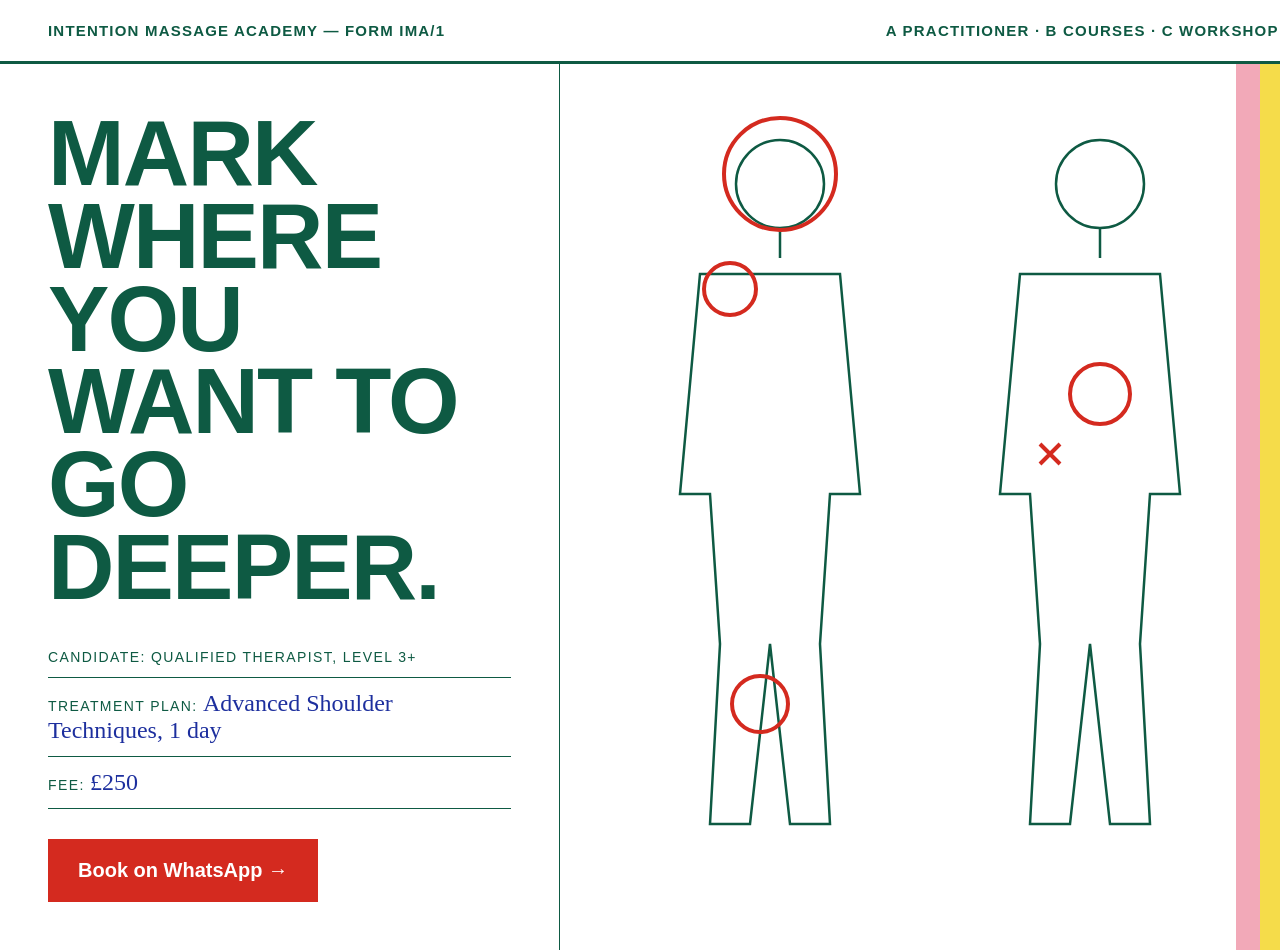
<file: .impeccable/mocks/decision/assigned.html>
<!doctype html><html><head><meta charset="utf-8"><style>
body{margin:0;width:1440px;height:900px;background:#fff;font-family:Arial Narrow,Arial,sans-serif;color:#0e5a43;overflow:hidden}
.top{display:flex;justify-content:space-between;border-bottom:3px solid #0e5a43;padding:22px 48px;font-weight:700;letter-spacing:.08em;text-transform:uppercase;font-size:15px}
.wrap{display:grid;grid-template-columns:560px 1fr;height:820px}
.left{padding:48px;border-right:1.5px solid #0e5a43}
h1{font-size:92px;line-height:.9;margin:0 0 28px;text-transform:uppercase;letter-spacing:-.02em}
.field{border-bottom:1.5px solid #0e5a43;padding:12px 0;font-size:14px;text-transform:uppercase;letter-spacing:.1em}
.hand{color:#1d2f9e;font-family:'Comic Sans MS',cursive;font-size:24px;text-transform:none;letter-spacing:0}
.btn{margin-top:30px;display:inline-block;background:#d42a1f;color:#fff;padding:20px 30px;font-size:20px;font-weight:700}
.chart{position:relative;background:#fff}
.copy{position:absolute;right:0;top:0;width:180px;height:100%;background:#f5dc4a}
.copy2{position:absolute;right:180px;top:0;width:24px;height:100%;background:#f2a9b8}
svg{position:absolute;left:60px;top:40px}
</style></head><body>
<div class="top"><span>Intention Massage Academy — Form IMA/1</span><span>A Practitioner · B Courses · C Workshop · D Booking</span></div>
<div class="wrap"><div class="left">
<h1>Mark where you want to go deeper.</h1>
<div class="field">Candidate: qualified therapist, Level 3+</div>
<div class="field">Treatment plan: <span class="hand">Advanced Shoulder Techniques, 1 day</span></div>
<div class="field">Fee: <span class="hand">£250</span></div>
<span class="btn">Book on WhatsApp →</span>
</div>
<div class="chart"><div class="copy2"></div><div class="copy"></div>
<svg width="640" height="760" viewBox="0 0 640 760" fill="none" stroke="#0e5a43" stroke-width="2.5">
<g><circle cx="160" cy="80" r="44"/><path d="M160 124v30M100 170h120l20 220-30 0-10 150 10 180h-40l-20-180-20 180h-40l10-180-10-150-30 0 20-220z"/></g>
<g transform="translate(320 0)"><circle cx="160" cy="80" r="44"/><path d="M160 124v30M100 170h120l20 220-30 0-10 150 10 180h-40l-20-180-20 180h-40l10-180-10-150-30 0 20-220z"/></g>
<g stroke="#d42a1f" stroke-width="4"><circle cx="110" cy="185" r="26"/><path d="M420 340l20 20M440 340l-20 20" /><circle cx="480" cy="290" r="30"/><circle cx="160" cy="70" r="56"/><circle cx="140" cy="600" r="28"/></g>
</svg></div></div></body></html>
</file>
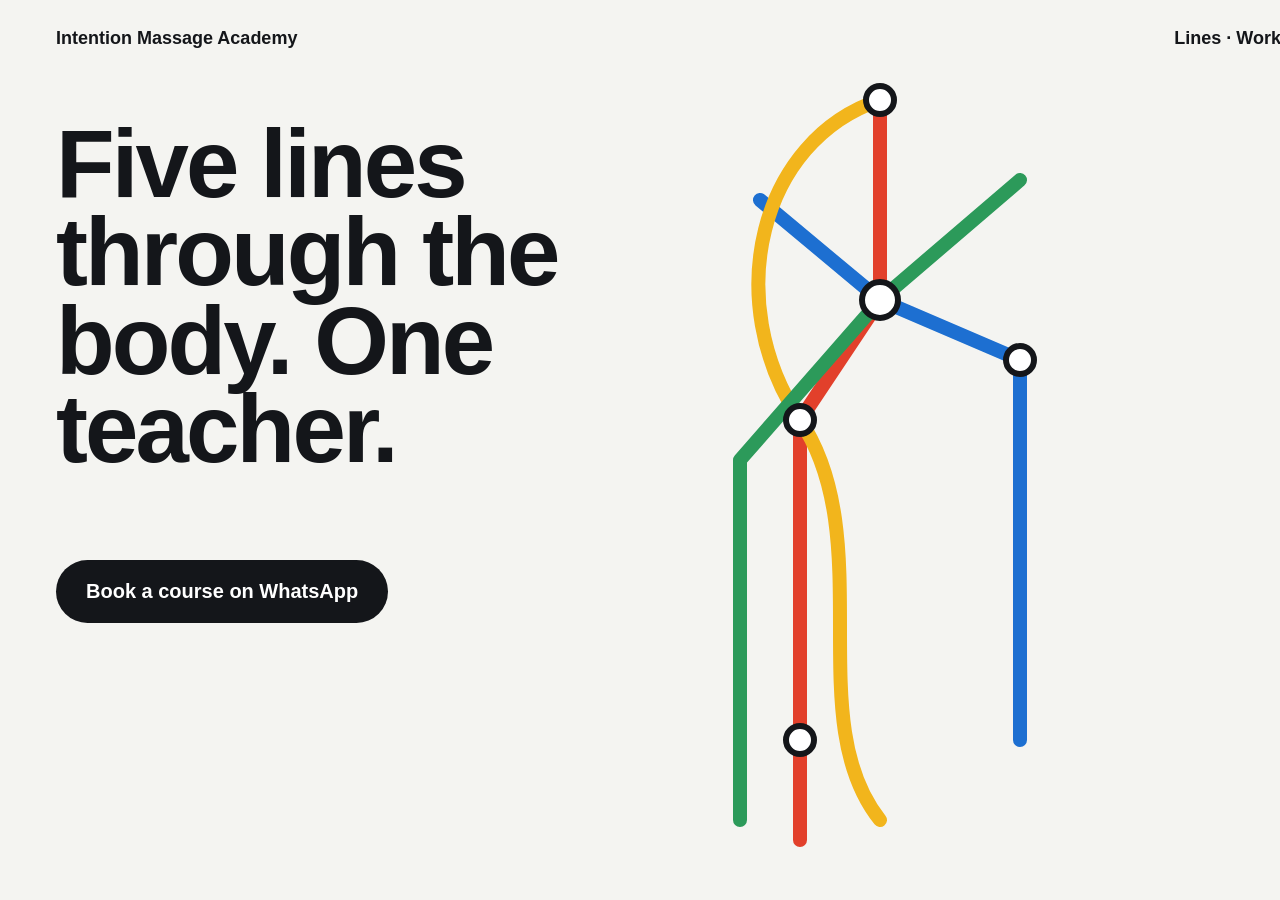
<file: .impeccable/mocks/decision/model-pick.html>
<!doctype html><html><head><meta charset="utf-8"><style>
body{margin:0;width:1440px;height:900px;background:#f4f4f1;font-family:Helvetica,Arial,sans-serif;color:#14161a;overflow:hidden}
.top{padding:28px 56px;font-weight:700;font-size:18px;display:flex;justify-content:space-between}
h1{position:absolute;left:56px;top:120px;font-size:96px;line-height:.92;margin:0;width:620px;letter-spacing:-.03em}
.btn{position:absolute;left:56px;top:560px;background:#14161a;color:#fff;padding:20px 30px;font-size:20px;font-weight:700;border-radius:40px}
svg{position:absolute;right:80px;top:40px}
</style></head><body>
<div class="top"><span>Intention Massage Academy</span><span>Lines · Workshop · Book</span></div>
<h1>Five lines through the body. One teacher.</h1>
<span class="btn">Book a course on WhatsApp</span>
<svg width="640" height="820" viewBox="0 0 640 820" fill="none" stroke-width="14" stroke-linecap="round" stroke-linejoin="round">
<path d="M320 60v200l-80 120v420" stroke="#e2402b"/><path d="M200 160l120 100 140 60v380" stroke="#1d6fd1"/>
<path d="M320 60c-120 40-160 200-80 320s0 300 80 400" stroke="#f2b51c"/><path d="M460 140L320 260 180 420v360" stroke="#2c9a5a"/>
<g fill="#fff" stroke="#14161a" stroke-width="6"><circle cx="320" cy="260" r="18"/><circle cx="240" cy="380" r="14"/><circle cx="460" cy="320" r="14"/><circle cx="320" cy="60" r="14"/><circle cx="240" cy="700" r="14"/></g>
</svg></body></html>
</file>
<file: styles.css>
@font-face {
  font-family: "Archivo";
  src: url("assets/fonts/archivo-var-latin.woff2") format("woff2");
  font-weight: 100 900;
  font-stretch: 62% 125%;
  font-display: swap;
}
@font-face {
  font-family: "Nanum Pen";
  src: url("assets/fonts/nanum-pen-latin.woff2") format("woff2");
  font-display: swap;
}

:root {
  --paper: #ffffff;
  --ink: #0e5a43;           /* the form's single printed ink */
  --ink-soft: #3f7a66;
  --rule: rgba(14, 90, 67, .38);
  --canary: #f5dc4a;
  --canary-ink: #0b4a37;
  --pink: #f5bac6;
  --pink-ink: #0a4434;
  --red: #d42a1f;           /* red ballpoint: marking and booking only */
  --red-deep: #a81d14;
  --blue: #1d2f9e;          /* blue ballpoint: entries */

  --form: "Archivo", "Arial Narrow", sans-serif;
  --pen: "Nanum Pen", "Bradley Hand", cursive;

  --gut: clamp(16px, 4vw, 56px);
  --max: 1440px;
  --ease: cubic-bezier(.16, 1, .3, 1);

  color-scheme: light;
  accent-color: var(--ink);
}

*, *::before, *::after { box-sizing: border-box; }
html { overflow-x: clip; -webkit-text-size-adjust: 100%; scroll-padding-top: 72px; scrollbar-color: var(--ink) var(--paper); }
body {
  margin: 0;
  background: var(--paper);
  color: var(--ink);
  font-family: var(--form);
  font-size: 17px;
  line-height: 1.5;
  font-stretch: 100%;
  text-rendering: optimizeLegibility;
}
::selection { background: var(--canary); color: var(--ink); }
img { display: block; max-width: 100%; height: auto; }
a { color: inherit; text-decoration-thickness: 1px; text-underline-offset: .22em; }
a:hover { text-decoration-thickness: 2px; }
:focus-visible { outline: 2.5px solid var(--blue); outline-offset: 3px; border-radius: 2px; }
button { font: inherit; color: inherit; }
.num { font-variant-numeric: tabular-nums lining-nums; }
.vh { position: absolute !important; width: 1px; height: 1px; overflow: hidden; clip: rect(0 0 0 0); white-space: nowrap; }
.skip { position: absolute; left: 8px; top: -60px; background: var(--ink); color: var(--paper); padding: 10px 14px; z-index: 50; }
.skip:focus { top: 8px; }

/* ——— printed form primitives ——— */
.flabel {
  display: block;
  font-size: 12px;
  font-weight: 650;
  font-stretch: 78%;
  letter-spacing: .07em;
  text-transform: uppercase;
  color: var(--ink);
  line-height: 1.2;
}
.field { border-bottom: 1.5px solid var(--rule); padding: 9px 0 7px; min-width: 0; }
.fval { display: block; min-height: 1.6em; }
.fval.type { font-size: 18px; line-height: 1.4; margin-top: 4px; color: var(--ink); }
.pen { font-family: var(--pen); color: var(--blue); font-size: 31px; line-height: 1.05; margin-top: 2px; }
.note { font-size: 15px; color: var(--ink-soft); margin-top: 4px; line-height: 1.45; }

.sec {
  display: inline-grid;
  place-items: center;
  width: 1.05em;
  height: 1.05em;
  margin-right: .32em;
  border: 2px solid currentColor;
  font-size: .78em;
  font-stretch: 100%;
  vertical-align: .08em;
  line-height: 1;
}

/* the red ballpoint action */
.pen-btn {
  display: inline-flex;
  align-items: center;
  gap: 12px;
  background: var(--red);
  color: #fff;
  text-decoration: none;
  font-weight: 700;
  font-stretch: 85%;
  font-size: 18px;
  letter-spacing: .01em;
  padding: 16px 24px 16px 20px;
  border-radius: 3px;
  transition: background-color .25s var(--ease);
}
.pen-btn:hover { background: var(--red-deep); }
.pen-btn:active { background: var(--red-deep); }
.pen-btn .wa { width: 22px; height: 22px; fill: currentColor; flex: none; }
.pen-btn.big { font-size: 21px; padding: 20px 30px 20px 24px; }

/* ——— masthead ——— */
.masthead {
  position: sticky;
  top: 0;
  z-index: 20;
  display: grid;
  grid-template-columns: 1fr auto auto;
  align-items: center;
  gap: 24px;
  padding: 12px var(--gut);
  background: var(--paper);
  border-bottom: 3px solid var(--ink);
}
.mast-name {
  display: block;
  text-decoration: none;
  font-weight: 800;
  font-stretch: 70%;
  font-size: 22px;
  letter-spacing: .02em;
  text-transform: uppercase;
  line-height: 1;
}
.mast-sub { display: block; font-size: 13px; font-stretch: 85%; color: var(--ink-soft); margin-top: 3px; }
.mast-nav { display: flex; }
.mast-nav a {
  display: flex;
  align-items: center;
  gap: 8px;
  padding: 8px 14px;
  text-decoration: none;
  font-size: 14px;
  font-weight: 600;
  font-stretch: 85%;
  text-transform: uppercase;
  letter-spacing: .05em;
  border-left: 1.5px solid var(--rule);
}
.mast-nav a:last-child { border-right: 1.5px solid var(--rule); }
.mast-nav b {
  display: grid; place-items: center;
  width: 22px; height: 22px;
  border: 1.5px solid var(--ink);
  font-size: 13px;
  transition: background-color .2s, color .2s;
}
.mast-nav a:hover b { background: var(--ink); color: var(--paper); }
.mast-ref {
  font-weight: 800; font-stretch: 70%; font-size: 22px; line-height: 1; text-align: right;
}
.mast-ref span { display: block; font-size: 12px; font-weight: 600; letter-spacing: .08em; text-transform: uppercase; color: var(--ink-soft); }

/* ——— sheets & perforations ——— */
.sheet { padding: clamp(40px, 6vw, 88px) var(--gut); }
.sheet > * { max-width: var(--max); margin-left: auto; margin-right: auto; }
.canary { background: var(--canary); color: var(--canary-ink); --rule: rgba(11, 74, 55, .42); --ink-soft: #24573f; }
.pink { background: var(--pink); color: var(--pink-ink); --rule: rgba(10, 68, 52, .4); --ink-soft: #1f4d3c; }
.canary .flabel { color: var(--canary-ink); }
.pink .flabel { color: var(--pink-ink); }

.perf {
  position: relative;
  height: 34px;
  background:
    radial-gradient(circle at 7px 50%, var(--paper) 0 3.2px, transparent 3.6px) 0 0 / 22px 34px repeat-x;
}
.perf::before {
  content: "";
  position: absolute; left: 0; right: 0; top: 50%;
  border-top: 1.5px dashed var(--rule);
}
.perf-canary { background-color: var(--canary); }
.perf-white { background-color: var(--paper); background-image: radial-gradient(circle at 7px 50%, var(--canary) 0 3.2px, transparent 3.6px); }
.perf-pink { background-color: var(--pink); }
.pink + .perf-white { background-image: radial-gradient(circle at 7px 50%, var(--pink) 0 3.2px, transparent 3.6px); }

.sheet-head { display: grid; grid-template-columns: minmax(0, 1fr) minmax(0, 1fr); gap: 16px 48px; align-items: end; margin-bottom: clamp(24px, 3vw, 40px); }
.sheet-head p { margin: 0; max-width: 54ch; font-size: 17px; }
h2 {
  margin: 0;
  font-weight: 800;
  font-stretch: 66%;
  font-size: clamp(38px, 5.4vw, 76px);
  line-height: .95;
  letter-spacing: -.01em;
  text-transform: uppercase;
  text-wrap: balance;
}

/* ——— A: hero / chart ——— */
.hero {
  display: grid;
  grid-template-columns: minmax(0, 5fr) minmax(0, 7fr);
  gap: clamp(28px, 4vw, 64px);
  align-items: start;
  max-width: none;
  padding-top: clamp(28px, 4vw, 56px);
  padding-bottom: clamp(32px, 4vw, 56px);
}
.hero > * { margin: 0; max-width: none; }
.hero { padding-left: max(var(--gut), calc((100% - var(--max)) / 2)); padding-right: max(var(--gut), calc((100% - var(--max)) / 2)); }

h1 {
  margin: 0 0 16px;
  font-weight: 800;
  font-stretch: 62%;
  font-size: clamp(54px, 6vw, 80px);
  line-height: .9;
  letter-spacing: -.012em;
  text-transform: uppercase;
  text-wrap: balance;
}
.lede { margin: 0 0 22px; font-size: clamp(17px, 1.35vw, 19px); max-width: 46ch; }
.lede strong { font-weight: 700; }

.plan { border: 2px solid var(--ink); padding: 0 18px 20px; position: relative; }
.plan-title {
  margin: 0 -18px 4px;
  padding: 8px 18px;
  background: var(--ink);
  color: var(--paper);
  font-size: 13px; font-weight: 700; font-stretch: 80%; letter-spacing: .1em; text-transform: uppercase;
}
.plan-grid { display: grid; grid-template-columns: 1.3fr 1fr .8fr; column-gap: 18px; margin-bottom: 16px; }
.plan-grid .f-cand, .plan-grid .f-course, .plan-grid .f-clinic { grid-column: 1 / -1; }
.plan-grid .f-cand .pen { font-size: 26px; }
.plan-grid .field { padding: 7px 0 5px; }
.plan-grid .pen.hint { font-size: 28px; opacity: .78; }
.plan-grid .fval.pen:empty::after { content: ""; display: block; height: 1.05em; }
.plan-grid .f-course .pen { font-size: 34px; }
.plan .note { min-height: 1.45em; }
.plan.filled .f-clinic .note { color: var(--ink); }
.writing { animation: write .7s var(--ease) both; }
@keyframes write { from { clip-path: inset(-10% 100% -10% 0); } to { clip-path: inset(-10% -2% -10% 0); } }

.hero { position: relative; }
.copy-edges { position: absolute; top: 0; bottom: 0; right: 0; display: flex; pointer-events: none; }
.copy-edges i { width: clamp(5px, .8vw, 11px); }
.copy-edges i:first-child { background: var(--canary); }
.copy-edges i:last-child { background: var(--pink); }
.chart { margin: 0; position: relative; }
.chart-cap {
  display: flex; gap: 10px; align-items: baseline;
  padding-bottom: 8px; margin-bottom: 4px;
  border-bottom: 1.5px solid var(--rule);
  font-size: 12px; font-weight: 650; font-stretch: 78%; letter-spacing: .07em; text-transform: uppercase;
}
.chart-cap span { font-weight: 800; }
.chart-svg { display: block; width: 100%; height: auto; overflow: visible; }

.fig path, .fig ellipse { fill: none; stroke: var(--ink); stroke-width: 1.8; stroke-linejoin: round; }
.fig .detail { stroke-width: 1.2; stroke-linecap: round; }
.fig .spine { stroke-dasharray: 3 4; }
.fig .detail-dot { fill: var(--ink); stroke: none; }
.caps text { fill: var(--ink); font-family: var(--form); font-size: 13px; font-weight: 650; font-stretch: 78%; letter-spacing: .08em; text-transform: uppercase; }
.caps .side { font-size: 14px; font-weight: 800; }

.mark { cursor: pointer; outline: none; }
.mark .hit { fill: transparent; stroke: none; }
.mark .ring { fill: none; stroke: var(--red); stroke-width: 2.6; stroke-linecap: round; stroke-linejoin: round; stroke-dasharray: 1; stroke-dashoffset: 0; transition: stroke-width .25s var(--ease); }
.mark .trail { stroke-dasharray: none; }
.mark .hatch path { fill: none; stroke: var(--red); stroke-width: 1.5; stroke-linecap: round; stroke-dasharray: 1; stroke-dashoffset: 1; opacity: .9; }
.mark .leader { fill: none; stroke: var(--rule); stroke-width: 1.2; }
.mark .box { fill: var(--paper); stroke: var(--ink); stroke-width: 1.5; transition: fill .25s; }
.mark .boxn { fill: var(--ink); font-family: var(--form); font-size: 12px; font-weight: 800; transition: fill .25s; }
.mark .lab { fill: var(--ink); font-family: var(--form); font-size: 15px; font-weight: 700; font-stretch: 78%; }
.mark .lab.sub { font-weight: 500; font-size: 13.5px; fill: var(--ink-soft); }
.mark:hover .ring, .mark:focus-visible .ring { stroke-width: 3.6; }
.mark:hover .leader, .mark.is-on .leader { stroke: var(--red); }
.mark:focus-visible .box { stroke: var(--blue); stroke-width: 3; }
.mark.is-on .box { fill: var(--red); stroke: var(--red); }
.mark.is-on .boxn { fill: #fff; }
.mark.is-on .ring { stroke-width: 3.4; }
.mark.is-on .hatch path { stroke-dashoffset: 0; transition: stroke-dashoffset .5s var(--ease); }
.mark.is-on .hatch path:nth-child(3n+2) { transition-delay: .06s; }
.mark.is-on .hatch path:nth-child(3n) { transition-delay: .12s; }
.mark .hatch-wide path { stroke-width: 1.2; opacity: .55; }

/* arrival: the pen circles each mark once */
.drawing .mark .ring { animation: pen 0.8s var(--ease) var(--d, 0s) backwards; }
@keyframes pen { from { stroke-dashoffset: 1; } to { stroke-dashoffset: 0; } }

.chart-key { display: none; list-style: none; margin: 10px 0 0; padding: 0; }
.chart-key button {
  display: flex; align-items: center; gap: 10px; width: 100%;
  background: none; border: 0; border-bottom: 1.5px solid var(--rule);
  padding: 11px 2px; text-align: left; cursor: pointer;
  font-size: 16px; font-weight: 600; font-stretch: 85%;
}
.chart-key b { display: grid; place-items: center; width: 24px; height: 24px; border: 1.5px solid var(--ink); font-size: 13px; flex: none; }
.chart-key button[aria-pressed="true"] b { background: var(--red); border-color: var(--red); color: #fff; }

/* ——— A: register (canary) ——— */
.register { width: 100%; border-collapse: collapse; font-stretch: 90%; }
.register th, .register td { text-align: left; padding: 14px 12px; border-bottom: 1.5px solid var(--rule); vertical-align: middle; }
.register thead th {
  font-size: 12px; font-weight: 700; font-stretch: 78%; letter-spacing: .08em; text-transform: uppercase;
  border-bottom: 2.5px solid var(--canary-ink); padding-top: 0; padding-bottom: 10px;
}
.register tbody th { font-size: clamp(19px, 1.8vw, 26px); font-weight: 750; font-stretch: 72%; text-transform: uppercase; line-height: 1.05; letter-spacing: .005em; }
.register .incl { font-weight: 500; text-transform: none; font-stretch: 85%; font-size: .8em; letter-spacing: 0; }
.register .c-no { width: 56px; }
.register .c-len { width: 110px; }
.register .c-fee { width: 100px; font-size: 22px; font-weight: 700; }
.register thead .c-fee { font-size: 12px; }
.register .c-book { width: 150px; text-align: right; white-space: nowrap; }
.register .box { display: grid; place-items: center; width: 28px; height: 28px; border: 1.5px solid var(--canary-ink); font-weight: 800; font-size: 14px; }
.register tbody tr { transition: background-color .3s var(--ease); }
.register tbody tr:hover { background: rgba(255, 255, 255, .28); }
.register tr.is-on .box { background: var(--red); border-color: var(--red); color: #fff; }
.region-btn {
  background: none; border: 0; padding: 0; cursor: pointer;
  font-size: 16px; text-align: left;
  text-decoration: underline; text-decoration-style: dotted; text-decoration-thickness: 1.5px; text-underline-offset: .28em;
}
.region-btn:hover { text-decoration-color: var(--red); text-decoration-style: solid; }
.pen-link {
  display: inline-block;
  font-family: var(--pen); font-size: 30px; line-height: 1;
  color: var(--red); text-decoration: none;
  padding: 4px 6px 6px;
  background: linear-gradient(var(--red), var(--red)) 6px calc(100% - 6px) / 0 2px no-repeat;
  transition: background-size .35s var(--ease);
}
.pen-link::after {
  content: ""; display: inline-block; width: 26px; height: 14px; margin-left: 6px; vertical-align: .12em;
  background: currentColor;
  -webkit-mask: var(--arrow) center / contain no-repeat; mask: var(--arrow) center / contain no-repeat;
  --arrow: url("data:image/svg+xml,%3Csvg xmlns='http://www.w3.org/2000/svg' viewBox='0 0 26 14'%3E%3Cpath d='M1.5 7.6c6.5-.9 13.4-.6 21.6-.3M17.2 2.2c2 1.9 4 3.6 6.6 5-2.7 1.3-4.6 3-6.3 5' fill='none' stroke='%23000' stroke-width='2' stroke-linecap='round' stroke-linejoin='round'/%3E%3C/svg%3E");
}
.pen-link:hover { background-size: calc(100% - 12px) 2px; }
.register tbody tr:last-child th, .register tbody tr:last-child td { border-bottom-width: 2.5px; border-bottom-color: var(--canary-ink); }

.terms { display: grid; grid-template-columns: repeat(4, minmax(0, 1fr)); margin: clamp(28px, 3vw, 44px) auto 0; border-top: 2.5px solid currentColor; }
.terms > div { padding: 12px 18px 4px 0; }
.terms > div + div { padding-left: 18px; border-left: 1.5px solid var(--rule); }
.terms dt { font-size: 12px; font-weight: 700; font-stretch: 78%; letter-spacing: .08em; text-transform: uppercase; }
.terms dd { margin: 4px 0 0; font-size: 17px; line-height: 1.4; }

/* ——— B: practitioner ——— */
.prac-grid {
  display: grid;
  grid-template-columns: minmax(200px, 3fr) minmax(0, 6fr) minmax(0, 4fr);
  gap: clamp(24px, 3vw, 48px);
  align-items: start;
}
.photo-box { margin: 0; border: 1.5px solid var(--ink); padding: 10px 10px 0; }
.photo-box img { aspect-ratio: 4 / 5; object-fit: cover; object-position: 50% 30%; width: 100%; filter: saturate(.92); }
.photo-box figcaption { font-size: 12px; font-weight: 650; font-stretch: 78%; letter-spacing: .08em; text-transform: uppercase; padding: 8px 0; }
.prac-fields .field.big .fval { font-size: 30px; font-weight: 800; font-stretch: 70%; text-transform: uppercase; line-height: 1.1; }
.checks { border: 0; border-bottom: 1.5px solid var(--rule); margin: 0; padding: 10px 0 12px; min-width: 0; }
.checks legend { padding: 0; float: left; width: 100%; margin-bottom: 8px; }
.checks ul { clear: both; list-style: none; margin: 0; padding: 0; display: grid; gap: 8px; }
.checks.cols ul { grid-template-columns: repeat(2, minmax(0, 1fr)); column-gap: 18px; }
.checks li { position: relative; padding-left: 32px; font-size: 16.5px; line-height: 1.4; }
.checks li::before {
  content: ""; position: absolute; left: 0; top: .15em;
  width: 18px; height: 18px; border: 1.5px solid currentColor; background: transparent;
}
.checks li.tick::after, .checks li.part::after {
  content: ""; position: absolute; left: 2px; top: -.2em; width: 22px; height: 22px;
  background: var(--blue);
  -webkit-mask: var(--tick) center / contain no-repeat; mask: var(--tick) center / contain no-repeat;
}
.checks li.part::after { --tick: url("data:image/svg+xml,%3Csvg xmlns='http://www.w3.org/2000/svg' viewBox='0 0 24 24'%3E%3Cpath d='M3 15c4-1 9-3 17-6' fill='none' stroke='%23000' stroke-width='2.6' stroke-linecap='round'/%3E%3C/svg%3E"); }
.checks li.tick { --tick: url("data:image/svg+xml,%3Csvg xmlns='http://www.w3.org/2000/svg' viewBox='0 0 24 24'%3E%3Cpath d='M3.5 13.5c2 1.4 3.6 3.2 5 5.6C11.6 12 15.8 6.8 21.5 2.8' fill='none' stroke='%23000' stroke-width='2.6' stroke-linecap='round' stroke-linejoin='round'/%3E%3C/svg%3E"); }

.statement { margin: 0; border: 2px solid var(--ink); padding: 0 20px 22px; align-self: start; display: flex; flex-direction: column; }
.statement .flabel { margin: 0 -20px 16px; padding: 8px 20px; background: var(--ink); color: var(--paper); }
.statement p { margin: 0; font-family: var(--pen); color: var(--blue); font-size: clamp(34px, 3vw, 46px); line-height: 1.02; text-wrap: pretty; }

/* ——— C: couples (pink) ——— */
.couples-grid { display: grid; grid-template-columns: minmax(0, 7fr) minmax(0, 5fr); gap: clamp(28px, 5vw, 80px); align-items: start; }
.couples-copy h2 { margin-bottom: 18px; }
.cpl-lede { margin: 0 0 22px; font-size: 18px; max-width: 54ch; }
.cpl-fields { display: grid; grid-template-columns: repeat(3, minmax(0, 1fr)); column-gap: 20px; border-top: 2.5px solid currentColor; }
.cpl-fields .fval.type { font-size: 30px; font-weight: 800; font-stretch: 70%; text-transform: uppercase; line-height: 1.1; }
.cpl-fields small { font-size: 15px; font-weight: 600; text-transform: none; font-stretch: 85%; }
.couples-copy .checks { margin-bottom: 28px; }
.couples-copy .checks ul { grid-template-columns: repeat(2, minmax(0, 1fr)); column-gap: 18px; }
.mini { margin: 0; }
.mini-wrap { max-width: 400px; }
.mini-svg { display: block; width: 100%; height: auto; }
.mini .mini-dot { fill: var(--blue); }
.mini .mini-lead { fill: none; stroke: var(--blue); stroke-width: 1.5; stroke-linecap: round; }
.mini .mini-lab { fill: var(--blue); font-family: var(--pen); font-size: 34px; }
.mini .fig path, .mini .fig ellipse { stroke: var(--pink-ink); }
.mini .hatch path { fill: none; stroke: var(--blue); stroke-width: 1.4; stroke-linecap: round; opacity: .55; }

/* ——— D: booking ——— */
.book-grid { display: grid; grid-template-columns: minmax(0, 7fr) minmax(0, 5fr); gap: clamp(28px, 5vw, 80px); align-items: start; }
.book-lede { margin: 0 0 28px; font-size: 18px; max-width: 46ch; }
.terms-stack { grid-template-columns: 1fr; margin: 0; }
.terms-stack > div, .terms-stack > div + div { padding: 12px 0; border-left: 0; border-bottom: 1.5px solid var(--rule); }
.closing {
  margin-top: clamp(56px, 7vw, 104px);
  padding-top: 22px;
  border-top: 3px solid var(--ink);
  font-family: var(--pen); color: var(--blue);
  font-size: clamp(38px, 5vw, 68px); line-height: 1;
  text-wrap: balance;
}

.foot {
  display: flex; justify-content: space-between; gap: 12px; flex-wrap: wrap;
  padding: 16px var(--gut) 22px;
  background: var(--ink); color: var(--paper);
  font-size: 13px; font-stretch: 85%; letter-spacing: .04em; text-transform: uppercase;
}

/* ——— responsive ——— */
@media (max-width: 1180px) {
  .mast-ref { display: none; }
  .masthead { grid-template-columns: 1fr auto; }
  .prac-grid { grid-template-columns: minmax(180px, 2fr) minmax(0, 5fr); }
  .statement { grid-column: 1 / -1; }
}
@media (max-width: 980px) {
  .mast-sub { display: none; }
  .masthead { grid-template-columns: 1fr; gap: 8px; padding-top: 10px; padding-bottom: 0; }
  .mast-nav { display: grid; grid-template-columns: repeat(4, minmax(0, 1fr)); margin: 0 calc(-1 * var(--gut)); border-top: 1.5px solid var(--rule); }
  .mast-nav a { justify-content: center; padding: 10px 6px; }
  .mast-nav a:first-child { border-left: 0; }
  .mast-nav a:last-child { border-right: 0; }
  .hero { grid-template-columns: 1fr; row-gap: 0; }
  .hero .lede { margin-bottom: 28px; }
  .plan { margin-top: 28px; }
  .hero-copy, .chart { display: contents; }
  .hero h1, .hero .lede { order: 1; }
  .chart-cap, .chart-svg { order: 2; }
  .plan { order: 3; }
  .chart-key { order: 2; margin: 20px 0 8px; }
  .sheet-head { grid-template-columns: 1fr; }
  .couples-grid, .book-grid { grid-template-columns: 1fr; }
  .terms { grid-template-columns: repeat(2, minmax(0, 1fr)); }
  .terms > div:nth-child(3) { padding-left: 0; border-left: 0; }
}
@media (max-width: 760px) {
  .masthead { grid-template-columns: 1fr; gap: 8px; padding-top: 10px; padding-bottom: 0; position: static; }
  .mast-sub { display: none; }
  .mast-nav { display: grid; grid-template-columns: repeat(4, minmax(0, 1fr)); margin: 0 calc(-1 * var(--gut)); border-top: 1.5px solid var(--rule); }
  .mast-nav a { flex-direction: column; gap: 4px; justify-content: center; padding: 8px 2px; font-size: 12px; letter-spacing: .02em; }
  .mast-nav a:first-child { border-left: 0; }
  .mast-nav a:last-child { border-right: 0; }
  .mark .lab { display: none; }
  .mark .box { transform-box: fill-box; transform-origin: center; scale: 1.9; }
  .mark .boxn { font-size: 21px; translate: 0 3px; }
  .mark .leader { stroke-width: 2; }
  .chart-key { display: block; }
  .foot-ref { display: none; }
  .caps text { font-size: 25px; }
  .caps .side { font-size: 27px; }
  .plan-grid { grid-template-columns: 1fr 1fr; }
  .plan-grid .field:nth-child(3) { grid-column: 1 / -1; }
  .plan-grid .f-course .pen { font-size: 34px; }
  .pen-btn { width: 100%; justify-content: center; }

  .register thead { display: none; }
  .register, .register tbody, .register tr, .register th, .register td { display: block; width: auto; }
  .register tr { display: grid; grid-template-columns: 40px 1fr auto; column-gap: 12px; padding: 14px 0; border-bottom: 1.5px solid var(--rule); }
  .register th, .register td { border: 0; padding: 2px 0; }
  .register .c-no { grid-row: 1 / span 3; }
  .register tbody th { grid-column: 2 / -1; }
  .register td[data-label="Region"] { grid-column: 2 / -1; }
  .register .c-len, .register .c-fee { grid-column: 2; display: inline; }
  .register .c-len { grid-row: 3; }
  .register .c-fee { grid-row: 3; justify-self: end; font-size: 20px; grid-column: 3; }
  .register .c-book { grid-column: 2 / -1; text-align: left; width: auto; }
  .register .c-book .pen-link { padding-left: 0; background-position-x: 0; }
  .register .c-book .pen-link:hover { background-size: 100% 2px; }
  .register tbody tr:last-child { border-bottom: 2.5px solid var(--canary-ink) !important; }
  .terms { grid-template-columns: 1fr; }
  .terms > div, .terms > div + div { padding: 10px 0; border-left: 0; border-bottom: 1.5px solid var(--rule); }

  .prac-grid { grid-template-columns: 1fr; }
  .photo-box { max-width: 260px; }
  .checks.cols ul, .couples-copy .checks ul { grid-template-columns: 1fr; }
  .cpl-fields { grid-template-columns: 1fr 1fr; }
  .cpl-fields .field:first-child { grid-column: 1 / -1; }
}

@media (prefers-reduced-motion: reduce) {
  *, *::before, *::after { animation: none !important; transition: none !important; }
  html { scroll-behavior: auto; }
}
</file>
